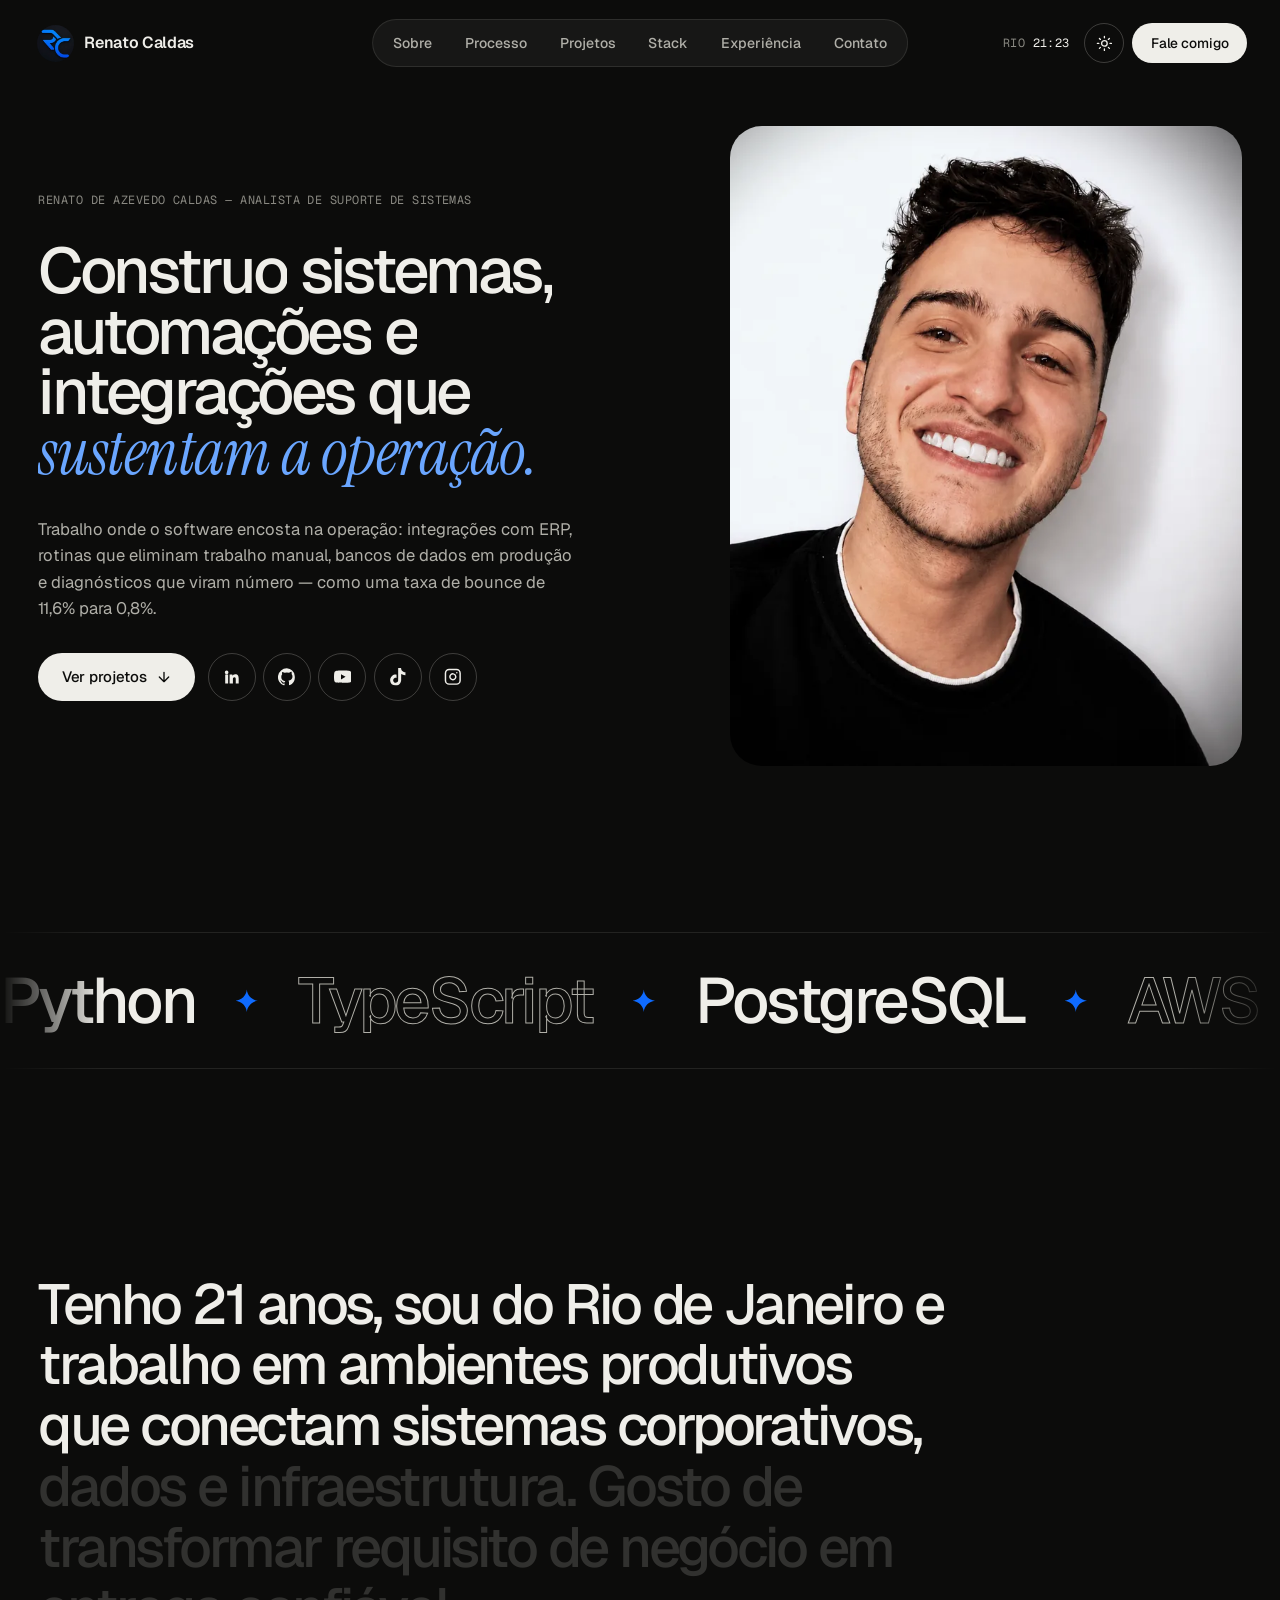
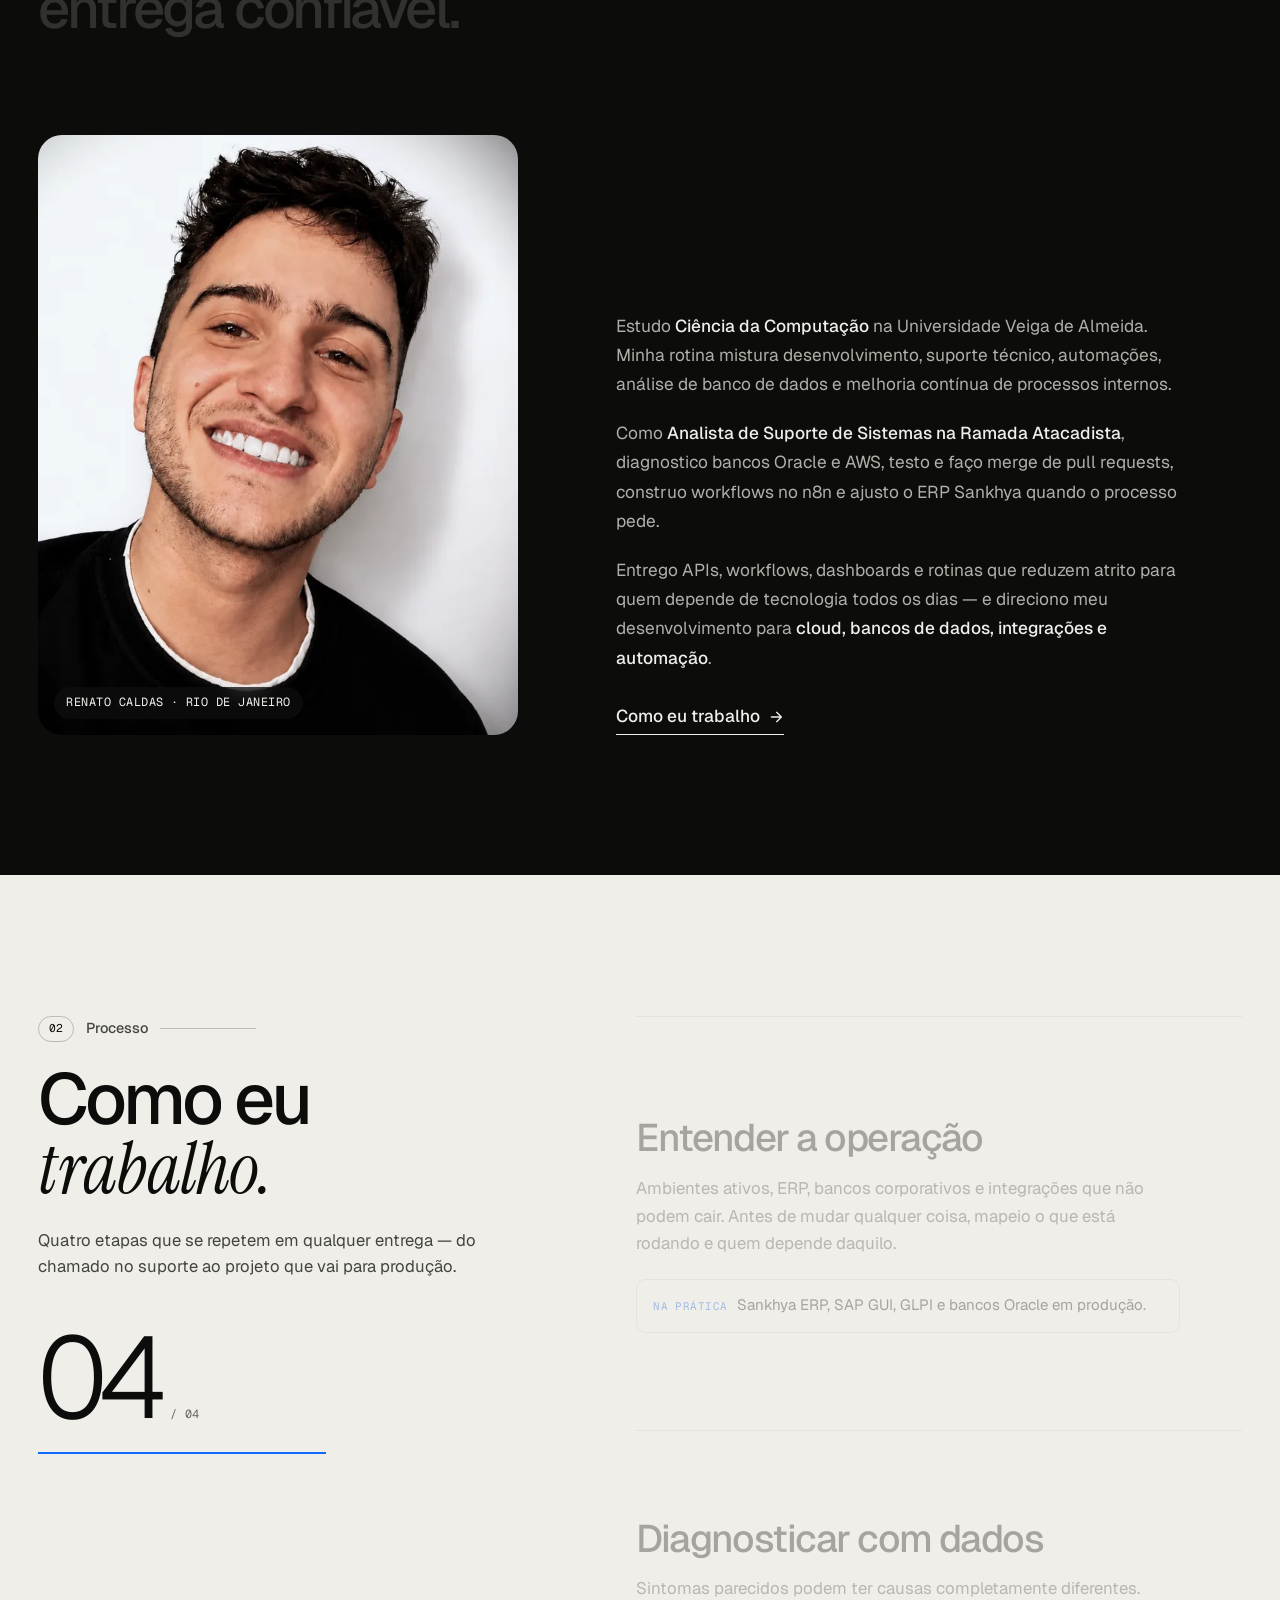
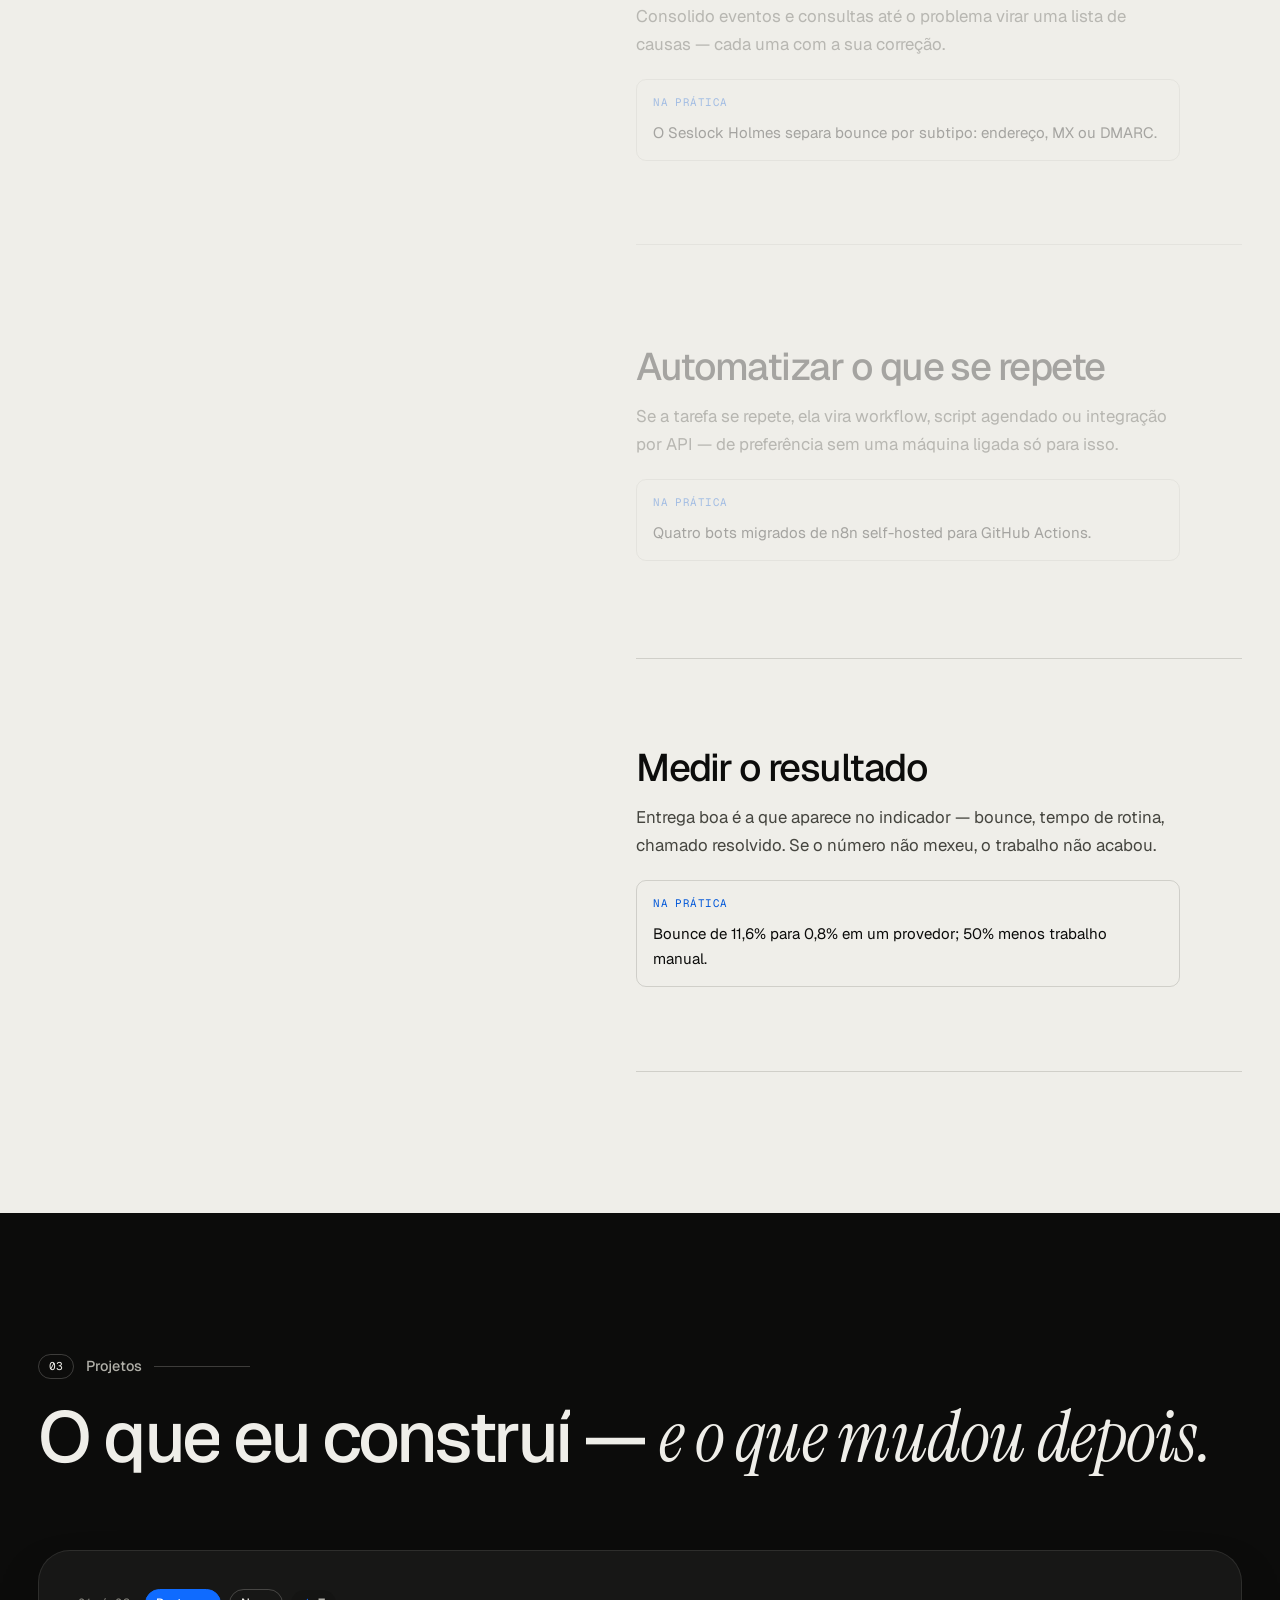
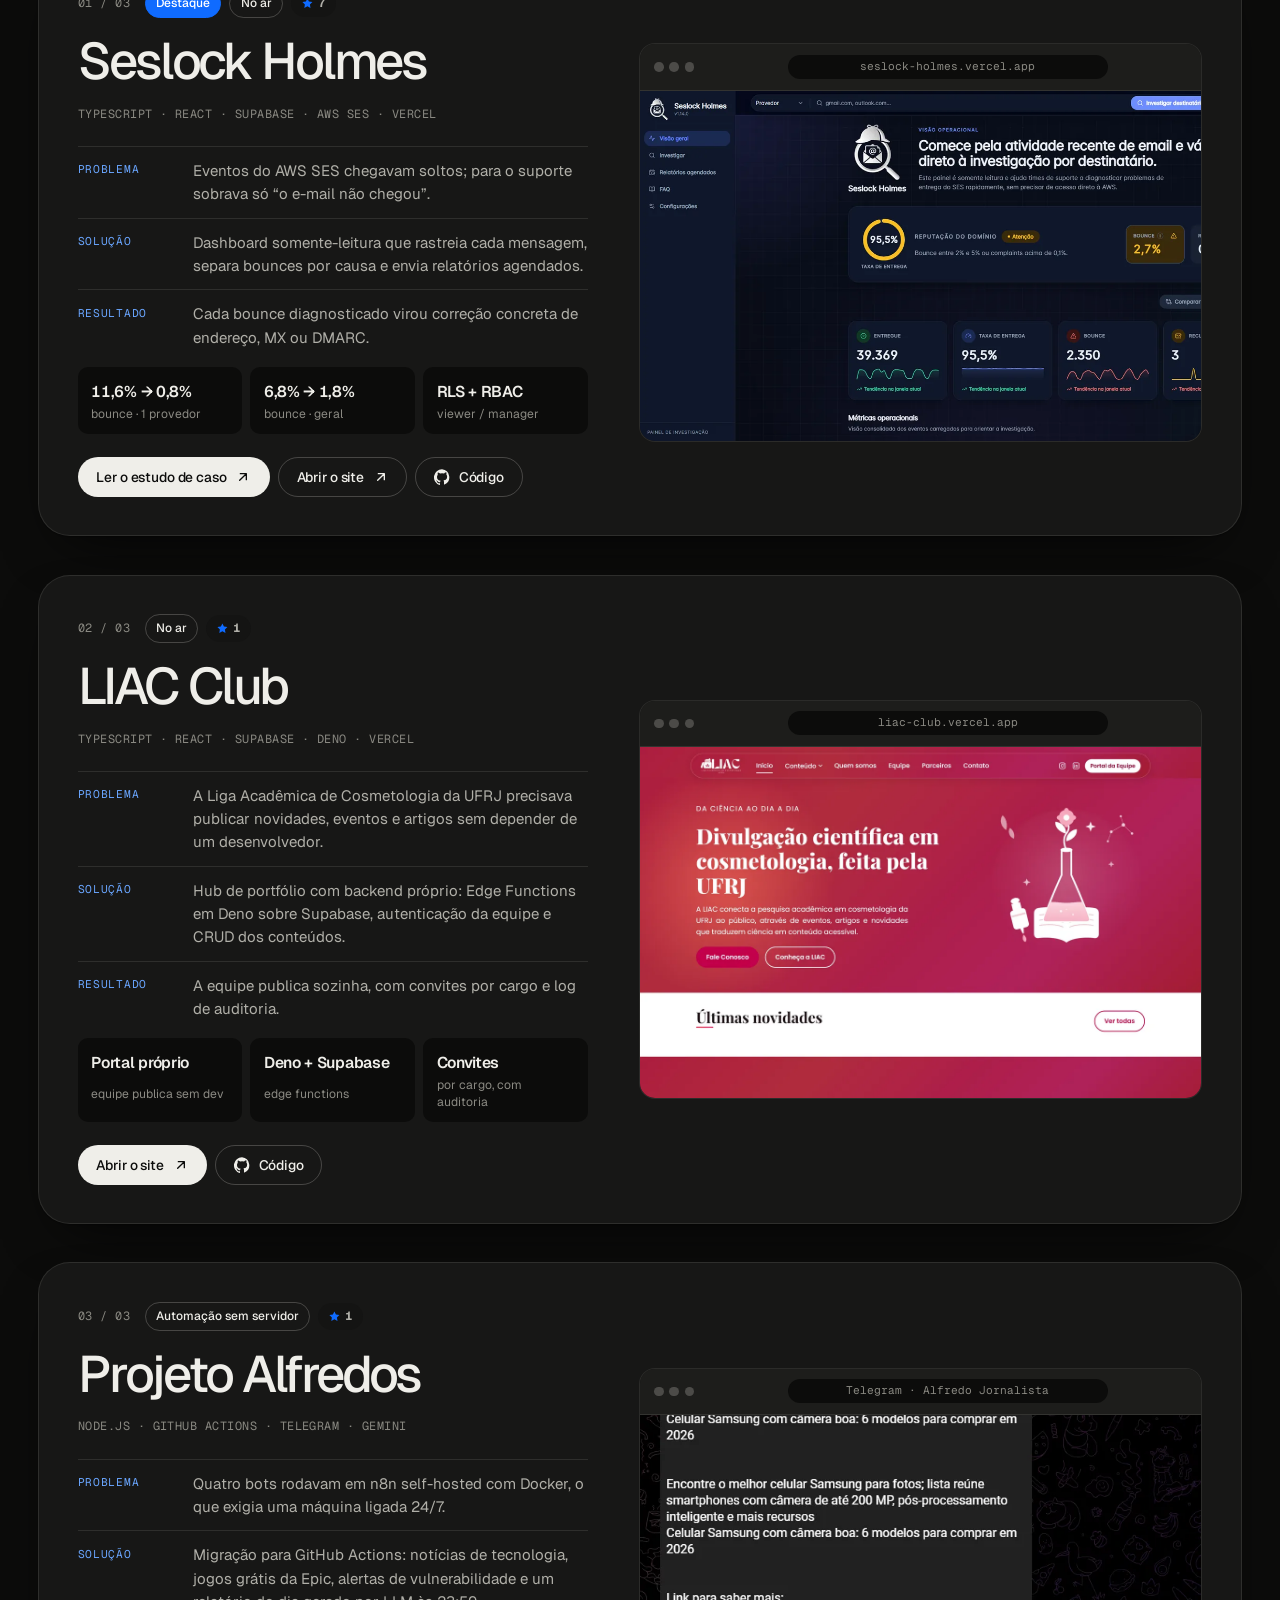
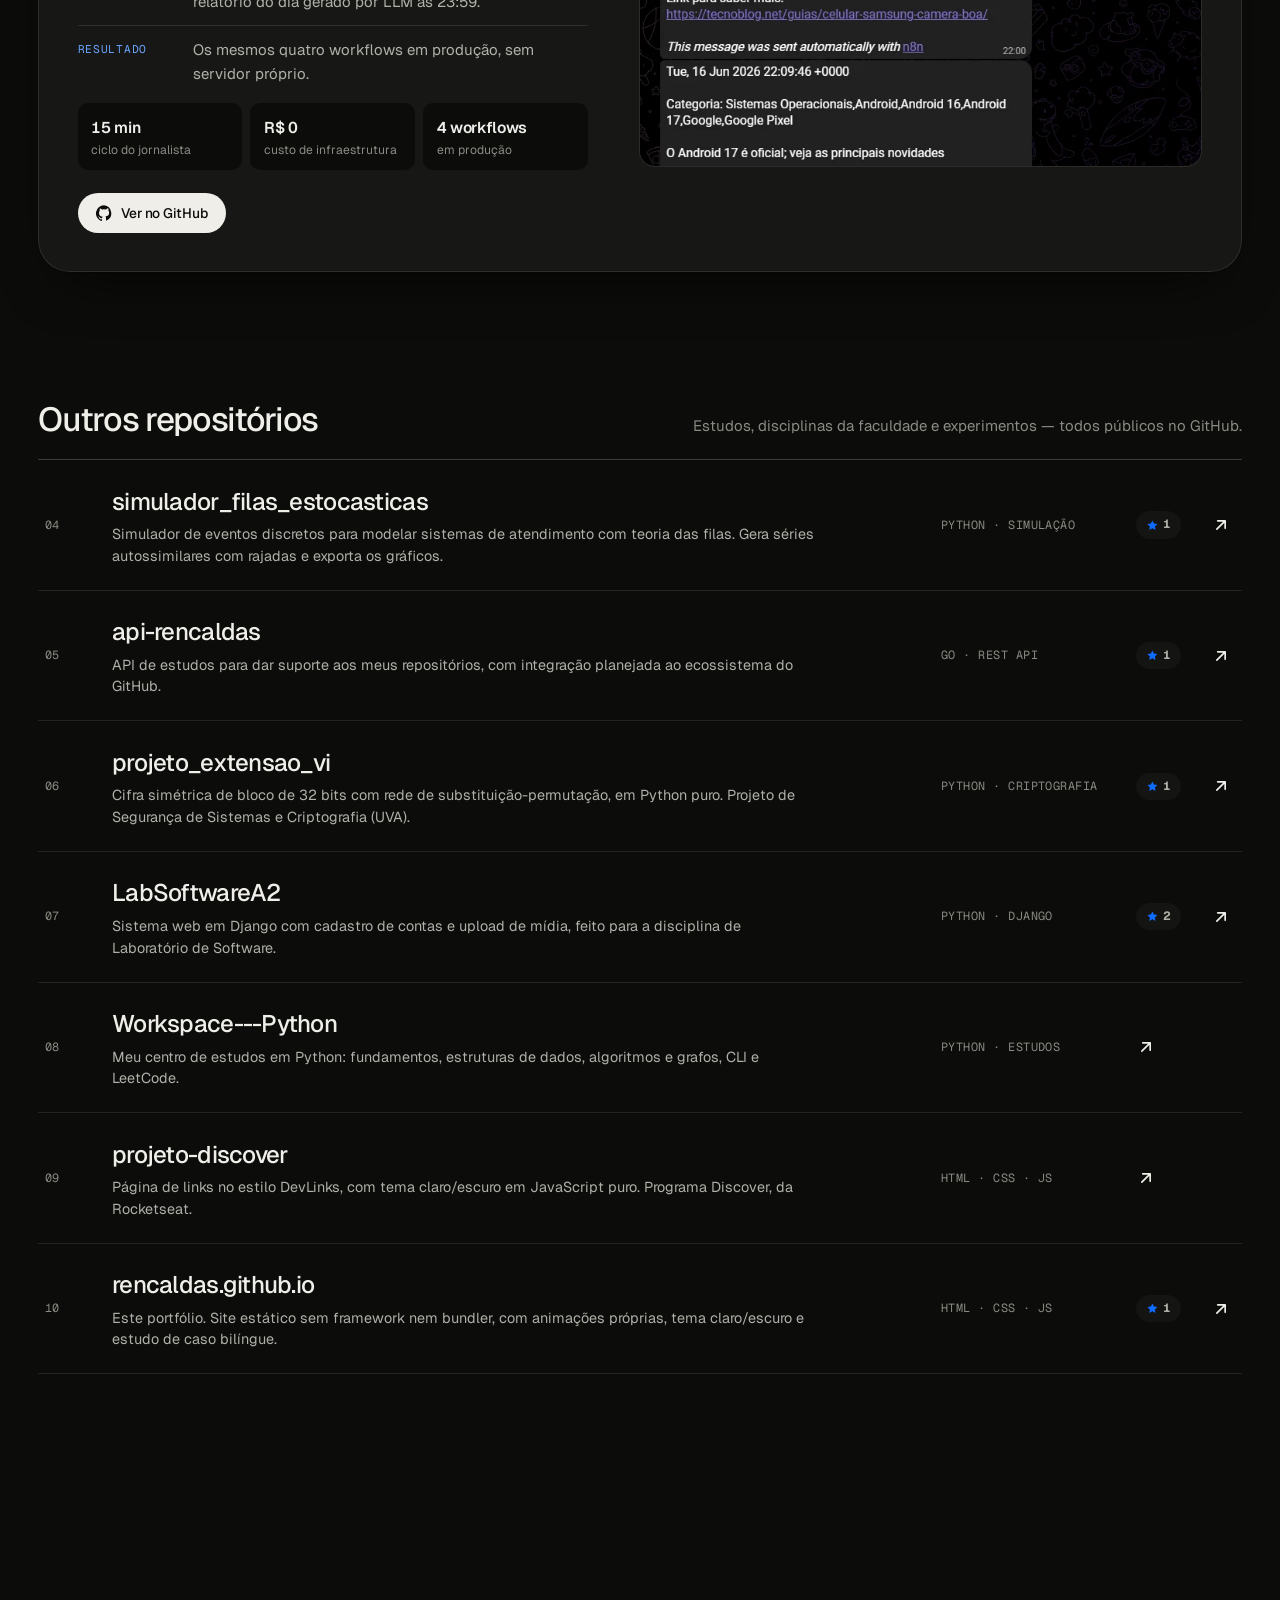
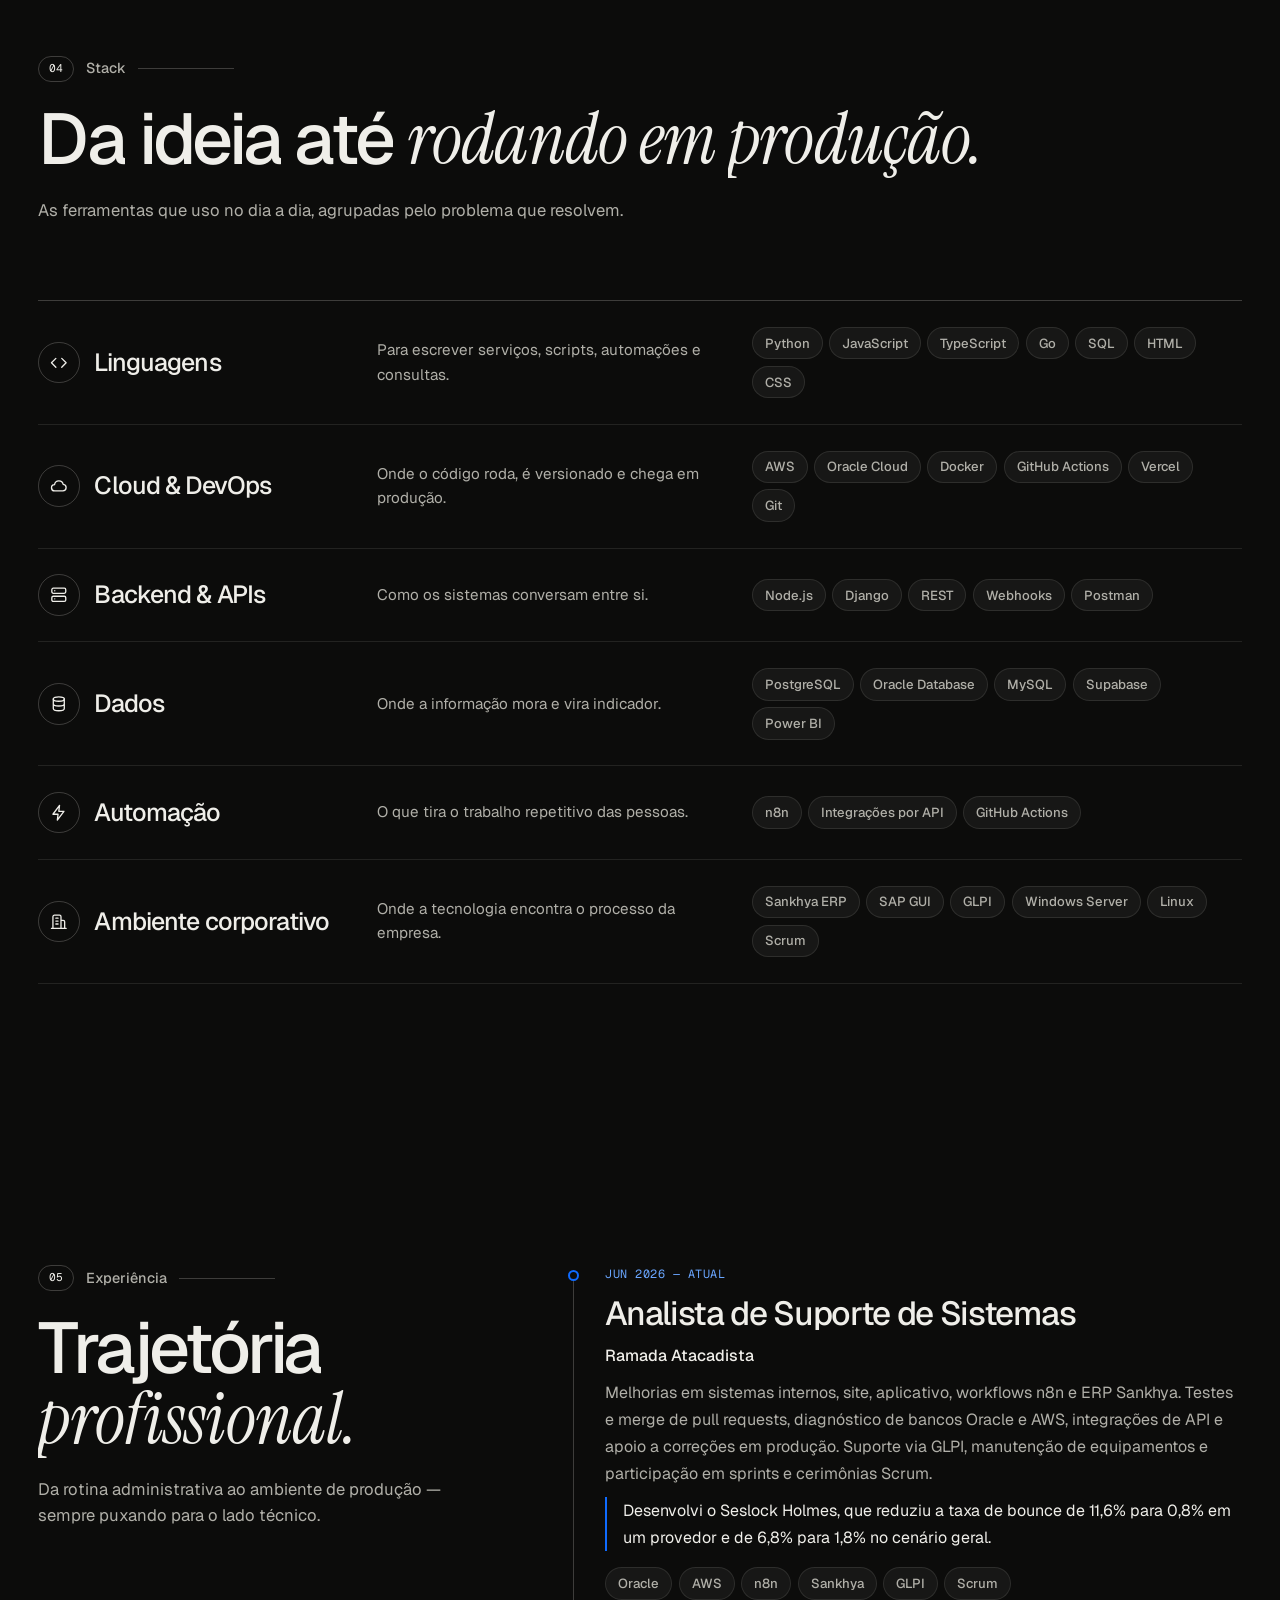
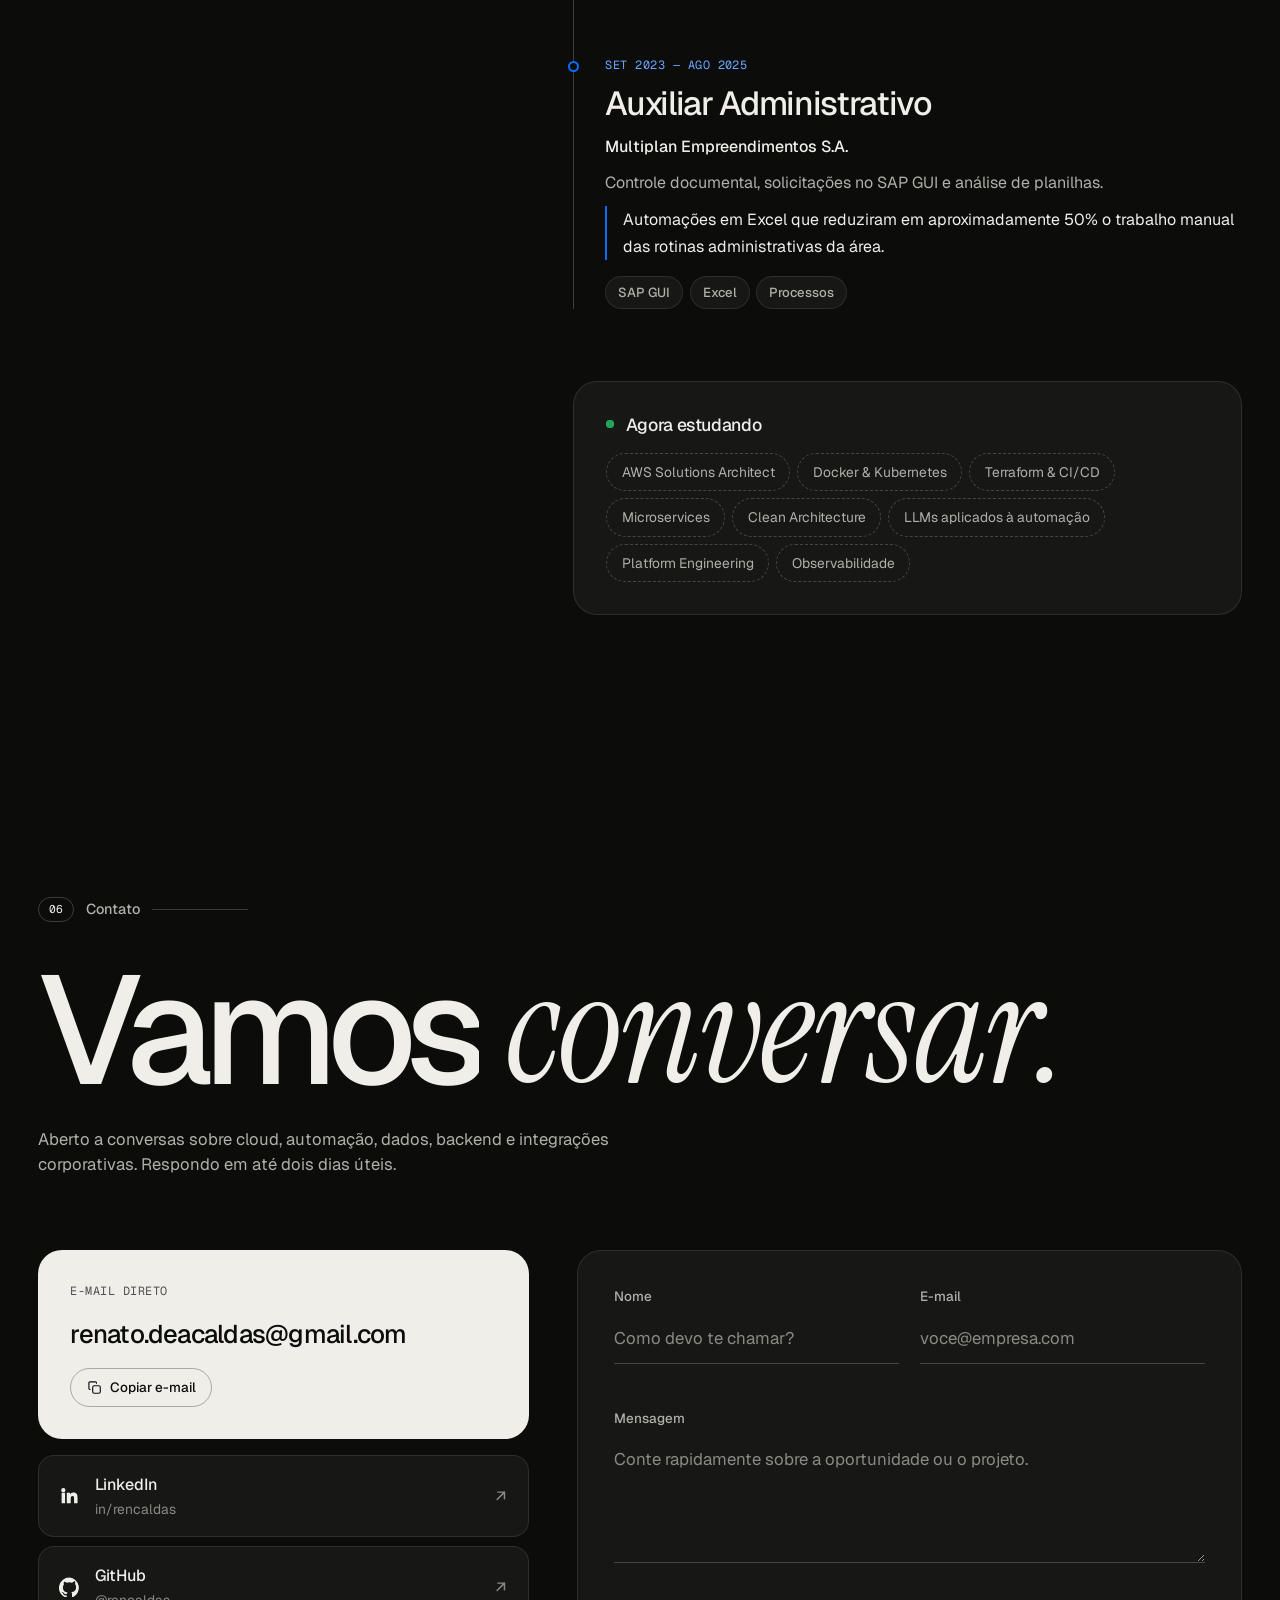
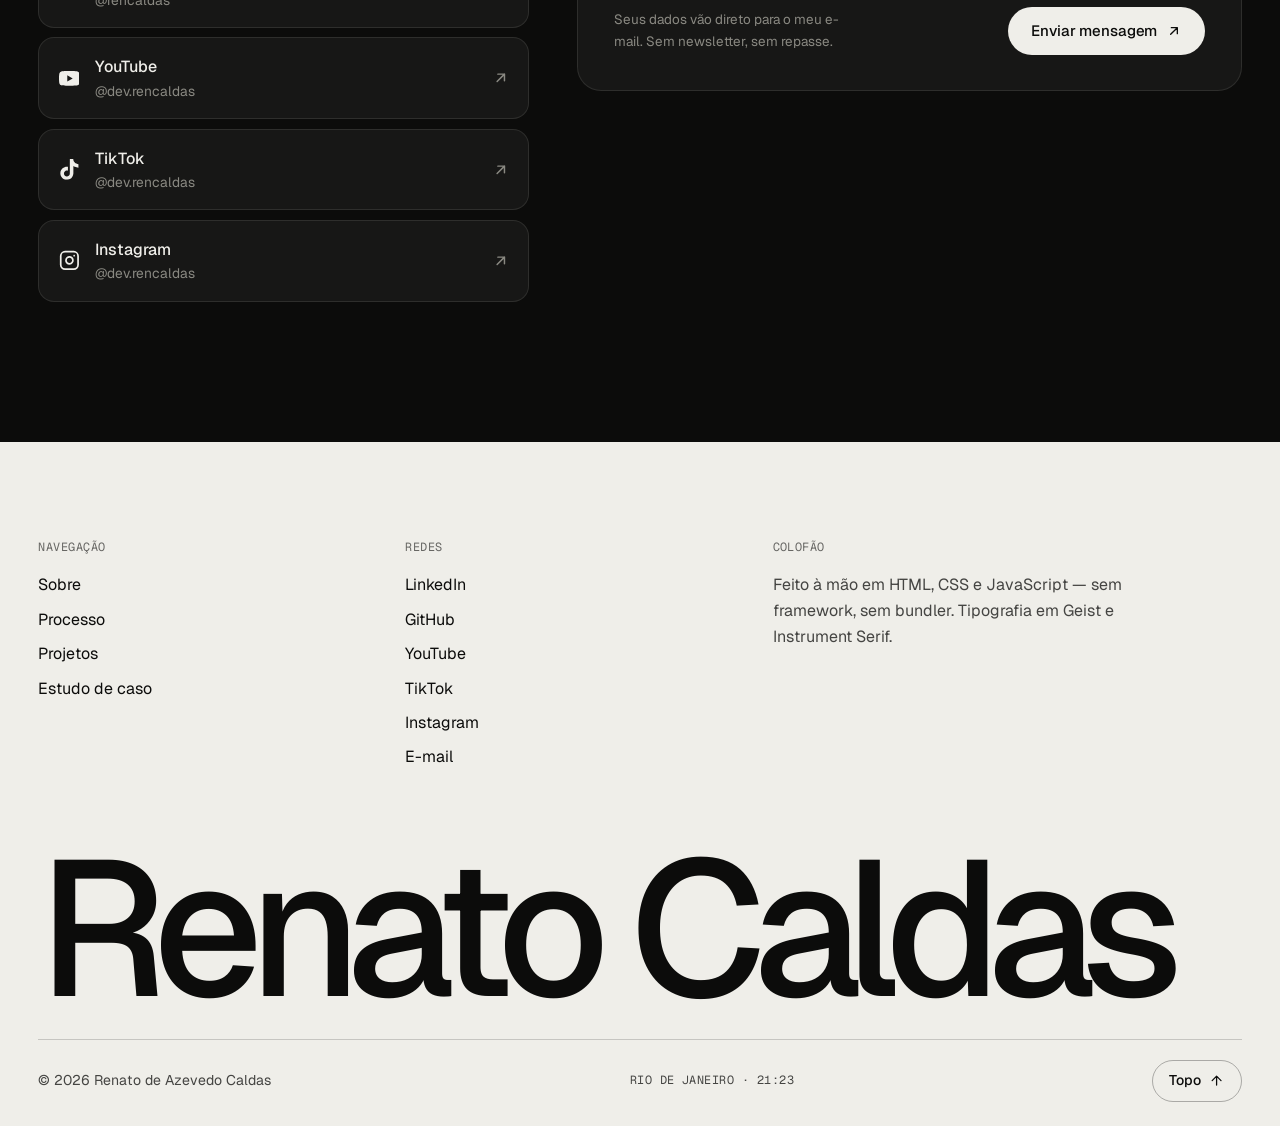
<file: index.html>
<!doctype html>
<html lang="pt-BR" data-theme="dark">
  <head>
    <meta charset="utf-8" />
    <meta name="viewport" content="width=device-width, initial-scale=1, viewport-fit=cover" />
    <title>Renato de Azevedo Caldas | Cloud, Automação e Integrações</title>
    <meta
      name="description"
      content="Analista de Suporte de Sistemas focado em cloud, automação, backend, bancos de dados e integrações empresariais. Portfólio de projetos, experiência e resultados."
    />
    <meta name="author" content="Renato de Azevedo Caldas" />
    <meta name="theme-color" content="#0c0c0b" />
    <link rel="canonical" href="https://rencaldas.github.io/" />

    <meta property="og:type" content="website" />
    <meta property="og:url" content="https://rencaldas.github.io/" />
    <meta property="og:title" content="Renato de Azevedo Caldas | Cloud, Automação e Integrações" />
    <meta
      property="og:description"
      content="Sistemas, automações e integrações que reduzem trabalho manual e melhoram operações reais."
    />
    <meta property="og:image" content="https://rencaldas.github.io/assets/img/og-cover.png" />
    <meta property="og:locale" content="pt_BR" />
    <meta name="twitter:card" content="summary_large_image" />

    <script>
      (() => {
        const root = document.documentElement;
        root.classList.add("js");
        try {
          const saved = localStorage.getItem("rencaldas-theme");
          root.dataset.theme = saved || "dark"; // escuro é o padrão; o botão salva a escolha
          const calm = window.matchMedia("(prefers-reduced-motion: reduce)").matches;
          if (!calm && !sessionStorage.getItem("rencaldas-intro")) root.classList.add("has-intro");
        } catch {
          root.dataset.theme = "dark";
        }
      })();
    </script>

    <link rel="icon" href="assets/img/favicon.ico" sizes="any" />
    <link rel="apple-touch-icon" href="assets/img/profile.webp" />
    <link rel="preconnect" href="https://fonts.googleapis.com" />
    <link rel="preconnect" href="https://fonts.gstatic.com" crossorigin />
    <link
      href="https://fonts.googleapis.com/css2?family=Geist:wght@300..700&family=Geist+Mono:wght@400;500&family=Instrument+Serif:ital@0;1&display=swap"
      rel="stylesheet"
    />
    <link rel="preload" as="image" href="assets/img/profile.webp" />
    <link rel="stylesheet" href="assets/css/styles.css" />
  </head>

  <body>
    <a class="skip-link" href="#main">Ir para o conteúdo</a>

    <!-- Intro: só na primeira visita da sessão, e nunca com movimento reduzido -->
    <div class="intro" aria-hidden="true" data-intro>
      <div class="intro-inner">
        <p class="intro-name"><span>Renato</span> <span>Caldas</span></p>
        <p class="intro-role">Cloud · Automação · Integrações</p>
      </div>
      <p class="intro-count"><span data-intro-count>0</span>%</p>
    </div>

    <svg width="0" height="0" style="position: absolute" aria-hidden="true" focusable="false">
      <defs>
        <symbol id="i-arrow-ur" viewBox="0 0 24 24" fill="none" stroke="currentColor" stroke-width="2" stroke-linecap="round" stroke-linejoin="round">
          <path d="M7 17 17 7M8 7h9v9" />
        </symbol>
        <symbol id="i-arrow-right" viewBox="0 0 24 24" fill="none" stroke="currentColor" stroke-width="2" stroke-linecap="round" stroke-linejoin="round">
          <path d="M5 12h14M13 5l7 7-7 7" />
        </symbol>
        <symbol id="i-arrow-down" viewBox="0 0 24 24" fill="none" stroke="currentColor" stroke-width="2" stroke-linecap="round" stroke-linejoin="round">
          <path d="M12 5v14M5 12l7 7 7-7" />
        </symbol>
        <symbol id="i-arrow-up" viewBox="0 0 24 24" fill="none" stroke="currentColor" stroke-width="2" stroke-linecap="round" stroke-linejoin="round">
          <path d="M12 19V5M5 12l7-7 7 7" />
        </symbol>
        <symbol id="i-github" viewBox="0 0 24 24" fill="currentColor">
          <path d="M12 .5a12 12 0 0 0-3.8 23.4c.6.1.8-.3.8-.6v-2c-3.3.7-4-1.6-4-1.6-.6-1.4-1.4-1.8-1.4-1.8-1.1-.8.1-.7.1-.7 1.2.1 1.9 1.2 1.9 1.2 1.1 1.9 2.9 1.4 3.6 1 .1-.8.4-1.4.8-1.7-2.7-.3-5.5-1.3-5.5-5.9 0-1.3.5-2.4 1.2-3.2-.1-.3-.5-1.5.1-3.2 0 0 1-.3 3.3 1.2a11.5 11.5 0 0 1 6 0C17.4 4.7 18.4 5 18.4 5c.6 1.7.2 2.9.1 3.2.8.8 1.2 1.9 1.2 3.2 0 4.6-2.8 5.6-5.5 5.9.4.4.8 1.1.8 2.2v3.3c0 .3.2.7.8.6A12 12 0 0 0 12 .5Z" />
        </symbol>
        <symbol id="i-linkedin" viewBox="0 0 24 24" fill="currentColor">
          <path d="M4.98 3.5a2.5 2.5 0 1 1 0 5 2.5 2.5 0 0 1 0-5ZM3 9h4v12H3zM9 9h3.8v1.7h.05c.53-1 1.83-2.05 3.77-2.05 4.03 0 4.78 2.65 4.78 6.1V21h-4v-5.4c0-1.3-.02-2.96-1.8-2.96-1.8 0-2.08 1.4-2.08 2.86V21H9z" />
        </symbol>
        <symbol id="i-youtube" viewBox="0 0 24 24" fill="currentColor">
          <path d="M23.498 6.186a3.016 3.016 0 0 0-2.122-2.136C19.505 3.545 12 3.545 12 3.545s-7.505 0-9.377.505A3.017 3.017 0 0 0 .502 6.186C0 8.07 0 12 0 12s0 3.93.502 5.814a3.016 3.016 0 0 0 2.122 2.136c1.871.505 9.376.505 9.376.505s7.505 0 9.377-.505a3.015 3.015 0 0 0 2.122-2.136C24 15.93 24 12 24 12s0-3.93-.502-5.814zM9.545 15.568V8.432L15.818 12l-6.273 3.568z" />
        </symbol>
        <symbol id="i-tiktok" viewBox="0 0 24 24" fill="currentColor">
          <path d="M12.525.02c1.31-.02 2.61-.01 3.91-.02.08 1.53.63 3.09 1.75 4.17 1.12 1.11 2.7 1.62 4.24 1.79v4.03c-1.44-.05-2.89-.35-4.2-.97-.57-.26-1.1-.59-1.62-.93-.01 2.92.01 5.84-.02 8.75-.08 1.4-.54 2.79-1.35 3.94-1.31 1.92-3.58 3.17-5.91 3.21-1.43.08-2.86-.31-4.08-1.03-2.02-1.19-3.44-3.37-3.65-5.71-.02-.5-.03-1-.01-1.49.18-1.9 1.12-3.72 2.58-4.96 1.66-1.44 3.98-2.13 6.15-1.72.02 1.48-.04 2.96-.04 4.44-.99-.32-2.15-.23-3.02.37-.63.41-1.11 1.04-1.36 1.75-.21.51-.15 1.07-.14 1.61.24 1.64 1.82 3.02 3.5 2.87 1.12-.01 2.19-.66 2.77-1.61.19-.33.4-.67.41-1.06.1-1.79.06-3.57.07-5.36.01-4.03-.01-8.05.02-12.07z" />
        </symbol>
        <symbol id="i-instagram" viewBox="0 0 24 24" fill="none" stroke="currentColor" stroke-width="2" stroke-linecap="round" stroke-linejoin="round">
          <rect x="2" y="2" width="20" height="20" rx="5" />
          <path d="M16 11.37A4 4 0 1 1 12.63 8 4 4 0 0 1 16 11.37z" />
          <path d="M17.5 6.5h.01" />
        </symbol>
        <symbol id="i-mail" viewBox="0 0 24 24" fill="none" stroke="currentColor" stroke-width="1.8" stroke-linecap="round" stroke-linejoin="round">
          <rect x="2.5" y="4.5" width="19" height="15" rx="2.5" />
          <path d="m3 7 9 6 9-6" />
        </symbol>
        <symbol id="i-copy" viewBox="0 0 24 24" fill="none" stroke="currentColor" stroke-width="1.8" stroke-linecap="round" stroke-linejoin="round">
          <rect x="9" y="9" width="12" height="12" rx="2.5" />
          <path d="M5 15H4.5A1.5 1.5 0 0 1 3 13.5v-9A1.5 1.5 0 0 1 4.5 3h9A1.5 1.5 0 0 1 15 4.5V5" />
        </symbol>
        <symbol id="i-check" viewBox="0 0 24 24" fill="none" stroke="currentColor" stroke-width="2" stroke-linecap="round" stroke-linejoin="round">
          <path d="m5 12.5 4.5 4.5L19 7" />
        </symbol>
        <symbol id="i-sun" viewBox="0 0 24 24" fill="none" stroke="currentColor" stroke-width="1.9" stroke-linecap="round">
          <circle cx="12" cy="12" r="4" />
          <path d="M12 2v2m0 16v2M2 12h2m16 0h2M4.9 4.9l1.4 1.4m11.4 11.4 1.4 1.4M19.1 4.9l-1.4 1.4M6.3 17.7l-1.4 1.4" />
        </symbol>
        <symbol id="i-moon" viewBox="0 0 24 24" fill="none" stroke="currentColor" stroke-width="1.9" stroke-linecap="round" stroke-linejoin="round">
          <path d="M20.5 14.4A8.5 8.5 0 0 1 9.6 3.5a8.5 8.5 0 1 0 10.9 10.9Z" />
        </symbol>
        <symbol id="i-spark" viewBox="0 0 24 24" fill="currentColor">
          <path d="M12 1.5c.5 5.6 4.9 10 10.5 10.5-5.6.5-10 4.9-10.5 10.5C11.5 16.9 7.1 12.5 1.5 12 7.1 11.5 11.5 7.1 12 1.5Z" />
        </symbol>
        <symbol id="i-code" viewBox="0 0 24 24" fill="none" stroke="currentColor" stroke-width="1.8" stroke-linecap="round" stroke-linejoin="round">
          <path d="m8 6-6 6 6 6M16 6l6 6-6 6" />
        </symbol>
        <symbol id="i-cloud" viewBox="0 0 24 24" fill="none" stroke="currentColor" stroke-width="1.8" stroke-linecap="round" stroke-linejoin="round">
          <path d="M17.5 19a4.5 4.5 0 0 0 .5-8.97A6 6 0 0 0 6.2 10.4 3.8 3.8 0 0 0 6.5 19z" />
        </symbol>
        <symbol id="i-database" viewBox="0 0 24 24" fill="none" stroke="currentColor" stroke-width="1.8" stroke-linecap="round" stroke-linejoin="round">
          <ellipse cx="12" cy="5.5" rx="7.5" ry="3" />
          <path d="M4.5 5.5v13c0 1.66 3.36 3 7.5 3s7.5-1.34 7.5-3v-13M4.5 12c0 1.66 3.36 3 7.5 3s7.5-1.34 7.5-3" />
        </symbol>
        <symbol id="i-zap" viewBox="0 0 24 24" fill="none" stroke="currentColor" stroke-width="1.8" stroke-linecap="round" stroke-linejoin="round">
          <path d="M13 2 4 14h7l-1 8 9-12h-7z" />
        </symbol>
        <symbol id="i-server" viewBox="0 0 24 24" fill="none" stroke="currentColor" stroke-width="1.8" stroke-linecap="round" stroke-linejoin="round">
          <rect x="2.5" y="3" width="19" height="7" rx="2" />
          <rect x="2.5" y="14" width="19" height="7" rx="2" />
          <path d="M6.5 6.5h.01M6.5 17.5h.01" />
        </symbol>
        <symbol id="i-building" viewBox="0 0 24 24" fill="none" stroke="currentColor" stroke-width="1.8" stroke-linecap="round" stroke-linejoin="round">
          <path d="M4 21V5a2 2 0 0 1 2-2h7a2 2 0 0 1 2 2v16M15 10h3a2 2 0 0 1 2 2v9M2 21h20M8 7h3M8 11h3M8 15h3" />
        </symbol>
        <symbol id="i-star" viewBox="0 0 24 24" fill="currentColor">
          <path d="m12 2.6 2.9 5.9 6.5.95-4.7 4.58 1.11 6.47L12 17.45l-5.81 3.05 1.11-6.47-4.7-4.58 6.5-.95z" />
        </symbol>
      </defs>
    </svg>

    <header class="header" data-header>
      <div class="header-inner">
        <a class="brand" href="#top" aria-label="Início — Renato de Azevedo Caldas">
          <span class="brand-mark"><img src="assets/img/logo.webp" alt="" width="40" height="40" /></span>
          <span class="brand-text">Renato Caldas</span>
        </a>

        <nav class="nav" data-nav aria-label="Navegação principal">
          <span class="nav-pill" aria-hidden="true" data-nav-pill></span>
          <a class="nav-link" href="#sobre">Sobre</a>
          <a class="nav-link" href="#processo">Processo</a>
          <a class="nav-link" href="#projetos">Projetos</a>
          <a class="nav-link" href="#stack">Stack</a>
          <a class="nav-link" href="#experiencia">Experiência</a>
          <a class="nav-link" href="#contato">Contato</a>
        </nav>

        <div class="header-actions">
          <p class="header-clock mono" aria-label="Horário local no Rio de Janeiro">
            RIO <span data-clock>--:--</span>
          </p>
          <button class="icon-btn theme-toggle" type="button" data-theme-toggle aria-label="Alternar tema">
            <svg class="icon-sun" aria-hidden="true"><use href="#i-sun" /></svg>
            <svg class="icon-moon" aria-hidden="true"><use href="#i-moon" /></svg>
          </button>
          <a class="btn btn-primary btn-sm header-cta" href="#contato" data-magnetic>
            <span class="btn-label">Fale comigo</span>
          </a>
          <button
            class="nav-toggle"
            type="button"
            data-nav-toggle
            aria-expanded="false"
            aria-controls="menu-panel"
            aria-label="Abrir menu"
          >
            <span></span><span></span>
          </button>
        </div>
      </div>
      <div class="scroll-progress" data-progress></div>
    </header>

    <!-- Menu de tela cheia (mobile e tablet) -->
    <div class="menu-panel" id="menu-panel" data-menu>
      <nav class="menu-links" aria-label="Menu">
        <a href="#sobre"><span class="mono">01</span>Sobre</a>
        <a href="#processo"><span class="mono">02</span>Processo</a>
        <a href="#projetos"><span class="mono">03</span>Projetos</a>
        <a href="#stack"><span class="mono">04</span>Stack</a>
        <a href="#experiencia"><span class="mono">05</span>Experiência</a>
        <a href="#contato"><span class="mono">06</span>Contato</a>
      </nav>
      <div class="menu-foot">
        <a href="https://www.linkedin.com/in/rencaldas/" target="_blank" rel="noreferrer">LinkedIn</a>
        <a href="https://github.com/rencaldas" target="_blank" rel="noreferrer">GitHub</a>
        <a href="https://www.youtube.com/@dev.rencaldas" target="_blank" rel="noreferrer">YouTube</a>
        <a href="https://www.tiktok.com/@dev.rencaldas" target="_blank" rel="noreferrer">TikTok</a>
        <a href="https://www.instagram.com/dev.rencaldas/" target="_blank" rel="noreferrer">Instagram</a>
        <a href="mailto:renato.deacaldas@gmail.com">E-mail</a>
      </div>
    </div>

    <main id="main">
      <!-- ============================================================ Hero -->
      <section class="hero" id="top" data-hero>
        <div class="shell hero-inner">
          <div class="hero-copy">
            <p class="hero-kicker mono" data-reveal>Renato de Azevedo Caldas — Analista de Suporte de Sistemas</p>

            <h1 class="hero-title" data-split>
              Construo sistemas, automações e integrações que <em>sustentam a operação.</em>
            </h1>

            <p class="hero-lead" data-reveal style="--delay: 500ms">
              Trabalho onde o software encosta na operação: integrações com ERP, rotinas que eliminam trabalho manual,
              bancos de dados em produção e diagnósticos que viram número — como uma taxa de bounce de 11,6% para 0,8%.
            </p>

            <div class="hero-actions" data-reveal style="--delay: 620ms">
              <a class="btn btn-primary" href="#projetos" data-magnetic>
                <span class="btn-label">Ver projetos</span>
                <svg aria-hidden="true"><use href="#i-arrow-down" /></svg>
              </a>
              <ul class="social-row" aria-label="Redes sociais">
                <li>
                  <a class="icon-btn social-btn" href="https://www.linkedin.com/in/rencaldas/" target="_blank" rel="noreferrer" aria-label="LinkedIn">
                    <svg aria-hidden="true"><use href="#i-linkedin" /></svg>
                  </a>
                </li>
                <li>
                  <a class="icon-btn social-btn" href="https://github.com/rencaldas" target="_blank" rel="noreferrer" aria-label="GitHub">
                    <svg aria-hidden="true"><use href="#i-github" /></svg>
                  </a>
                </li>
                <li>
                  <a class="icon-btn social-btn" href="https://www.youtube.com/@dev.rencaldas" target="_blank" rel="noreferrer" aria-label="YouTube">
                    <svg aria-hidden="true"><use href="#i-youtube" /></svg>
                  </a>
                </li>
                <li>
                  <a class="icon-btn social-btn" href="https://www.tiktok.com/@dev.rencaldas" target="_blank" rel="noreferrer" aria-label="TikTok">
                    <svg aria-hidden="true"><use href="#i-tiktok" /></svg>
                  </a>
                </li>
                <li>
                  <a class="icon-btn social-btn" href="https://www.instagram.com/dev.rencaldas/" target="_blank" rel="noreferrer" aria-label="Instagram">
                    <svg aria-hidden="true"><use href="#i-instagram" /></svg>
                  </a>
                </li>
              </ul>
            </div>
          </div>

          <figure class="hero-portrait" data-clip style="--delay: 200ms">
            <img
              src="assets/img/profile.webp"
              alt="Retrato de Renato de Azevedo Caldas"
              width="720"
              height="900"
              fetchpriority="high"
            />
          </figure>
        </div>

        <div class="shell">
          <dl class="hero-meta" data-reveal style="--delay: 760ms">
            <div>
              <dt>Atualmente</dt>
              <dd>Ramada Atacadista</dd>
            </div>
            <div>
              <dt>Formação</dt>
              <dd>Ciência da Computação · 2027</dd>
            </div>
            <div>
              <dt>Foco</dt>
              <dd>Cloud, dados e integrações</dd>
            </div>
            <div class="hero-scroll" aria-hidden="true">
              <dt>Role</dt>
              <dd><span class="scroll-line"></span></dd>
            </div>
          </dl>
        </div>
      </section>

      <!-- ========================================================= Marquee -->
      <div class="marquee" aria-hidden="true">
        <div class="marquee-track" data-marquee>
          <span>Python</span><svg><use href="#i-spark" /></svg>
          <span class="is-outline">TypeScript</span><svg><use href="#i-spark" /></svg>
          <span>PostgreSQL</span><svg><use href="#i-spark" /></svg>
          <span class="is-outline">AWS</span><svg><use href="#i-spark" /></svg>
          <span>Oracle</span><svg><use href="#i-spark" /></svg>
          <span class="is-outline">Docker</span><svg><use href="#i-spark" /></svg>
          <span>n8n</span><svg><use href="#i-spark" /></svg>
          <span class="is-outline">Supabase</span><svg><use href="#i-spark" /></svg>
          <span>GitHub Actions</span><svg><use href="#i-spark" /></svg>
          <span class="is-outline">Sankhya ERP</span><svg><use href="#i-spark" /></svg>
        </div>
      </div>

      <!-- =========================================================== Sobre -->
      <section class="section" id="sobre">
        <div class="shell">
          <p class="section-label" data-reveal><span class="mono">01</span>Sobre</p>

          <p class="statement" data-highlight>
            Tenho 21 anos, sou do Rio de Janeiro e trabalho em ambientes produtivos que conectam sistemas corporativos,
            dados e infraestrutura. Gosto de transformar requisito de negócio em entrega confiável.
          </p>

          <div class="about-grid">
            <figure class="about-portrait" data-clip>
              <img
                src="assets/img/profile.webp"
                alt="Retrato de Renato de Azevedo Caldas"
                width="720"
                height="900"
                loading="lazy"
                decoding="async"
                data-parallax-img
              />
              <figcaption class="mono">Renato Caldas · Rio de Janeiro</figcaption>
            </figure>

            <div class="prose" data-reveal style="--delay: 100ms">
              <p>
                Estudo <strong>Ciência da Computação</strong> na Universidade Veiga de Almeida. Minha rotina mistura
                desenvolvimento, suporte técnico, automações, análise de banco de dados e melhoria contínua de processos
                internos.
              </p>
              <p>
                Como <strong>Analista de Suporte de Sistemas na Ramada Atacadista</strong>, diagnostico bancos Oracle e
                AWS, testo e faço merge de pull requests, construo workflows no n8n e ajusto o ERP Sankhya quando o
                processo pede.
              </p>
              <p>
                Entrego APIs, workflows, dashboards e rotinas que reduzem atrito para quem depende de tecnologia todos
                os dias — e direciono meu desenvolvimento para <strong>cloud, bancos de dados, integrações e
                automação</strong>.
              </p>
              <a class="link-arrow" href="#processo">
                Como eu trabalho <svg aria-hidden="true"><use href="#i-arrow-right" /></svg>
              </a>
            </div>
          </div>
        </div>
      </section>

      <!-- ======================================================== Processo -->
      <section class="section process" id="processo" data-process>
        <div class="shell process-grid">
          <div class="process-aside">
            <p class="section-label" data-reveal><span class="mono">02</span>Processo</p>
            <h2 data-split>Como eu <em>trabalho.</em></h2>
            <p class="lead" data-reveal style="--delay: 120ms">
              Quatro etapas que se repetem em qualquer entrega — do chamado no suporte ao projeto que vai para produção.
            </p>
            <div class="process-counter" aria-hidden="true">
              <span class="process-num" data-process-num>01</span>
              <span class="process-total mono">/ 04</span>
            </div>
            <div class="process-bar" aria-hidden="true"><span data-process-bar></span></div>
          </div>

          <ol class="process-steps">
            <li class="process-step" data-step>
              <h3>Entender a operação</h3>
              <p>
                Ambientes ativos, ERP, bancos corporativos e integrações que não podem cair. Antes de mudar qualquer
                coisa, mapeio o que está rodando e quem depende daquilo.
              </p>
              <p class="step-proof"><span class="mono">Na prática</span> Sankhya ERP, SAP GUI, GLPI e bancos Oracle em produção.</p>
            </li>
            <li class="process-step" data-step>
              <h3>Diagnosticar com dados</h3>
              <p>
                Sintomas parecidos podem ter causas completamente diferentes. Consolido eventos e consultas até o
                problema virar uma lista de causas — cada uma com a sua correção.
              </p>
              <p class="step-proof"><span class="mono">Na prática</span> O Seslock Holmes separa bounce por subtipo: endereço, MX ou DMARC.</p>
            </li>
            <li class="process-step" data-step>
              <h3>Automatizar o que se repete</h3>
              <p>
                Se a tarefa se repete, ela vira workflow, script agendado ou integração por API — de preferência sem
                uma máquina ligada só para isso.
              </p>
              <p class="step-proof"><span class="mono">Na prática</span> Quatro bots migrados de n8n self-hosted para GitHub Actions.</p>
            </li>
            <li class="process-step" data-step>
              <h3>Medir o resultado</h3>
              <p>
                Entrega boa é a que aparece no indicador — bounce, tempo de rotina, chamado resolvido. Se o número não
                mexeu, o trabalho não acabou.
              </p>
              <p class="step-proof"><span class="mono">Na prática</span> Bounce de 11,6% para 0,8% em um provedor; 50% menos trabalho manual.</p>
            </li>
          </ol>
        </div>
      </section>

      <!-- ======================================================== Projetos -->
      <section class="section" id="projetos">
        <div class="shell">
          <div class="section-intro">
            <p class="section-label" data-reveal><span class="mono">03</span>Projetos</p>
            <h2 data-split>O que eu construí — <em>e o que mudou depois.</em></h2>
          </div>

          <div class="work-stack" data-stack>
            <!-- Seslock Holmes -->
            <article class="work-card" data-stack-card style="--i: 0">
              <div class="work-copy">
                <div class="work-top">
                  <span class="mono work-index">01 / 03</span>
                  <span class="flag is-accent">Destaque</span>
                  <span class="flag">No ar</span>
                  <span class="stars" data-stars="seslock-holmes">
                    <svg aria-hidden="true"><use href="#i-star" /></svg>
                    <b>7</b>
                    <span class="sr-only">estrelas no GitHub</span>
                  </span>
                </div>
                <h3 class="work-title">Seslock Holmes</h3>
                <p class="work-tech mono">TypeScript · React · Supabase · AWS SES · Vercel</p>

                <dl class="work-story">
                  <div>
                    <dt>Problema</dt>
                    <dd>Eventos do AWS SES chegavam soltos; para o suporte sobrava só “o e-mail não chegou”.</dd>
                  </div>
                  <div>
                    <dt>Solução</dt>
                    <dd>
                      Dashboard somente-leitura que rastreia cada mensagem, separa bounces por causa e envia relatórios
                      agendados.
                    </dd>
                  </div>
                  <div>
                    <dt>Resultado</dt>
                    <dd>Cada bounce diagnosticado virou correção concreta de endereço, MX ou DMARC.</dd>
                  </div>
                </dl>

                <div class="work-metrics">
                  <div><b>11,6% → 0,8%</b><span>bounce · 1 provedor</span></div>
                  <div><b>6,8% → 1,8%</b><span>bounce · geral</span></div>
                  <div><b>RLS + RBAC</b><span>viewer / manager</span></div>
                </div>

                <div class="work-actions">
                  <a class="btn btn-primary btn-sm" href="seslock-holmes/" data-magnetic>
                    <span class="btn-label">Ler o estudo de caso</span>
                    <svg aria-hidden="true"><use href="#i-arrow-ur" /></svg>
                  </a>
                  <a class="btn btn-ghost btn-sm" href="https://seslock-holmes.vercel.app" target="_blank" rel="noreferrer">
                    <span class="btn-label">Abrir o site</span>
                    <svg aria-hidden="true"><use href="#i-arrow-ur" /></svg>
                  </a>
                  <a class="btn btn-ghost btn-sm" href="https://github.com/rencaldas/seslock-holmes" target="_blank" rel="noreferrer">
                    <svg aria-hidden="true"><use href="#i-github" /></svg>
                    <span class="btn-label">Código</span>
                  </a>
                </div>
              </div>

              <a class="work-media" href="seslock-holmes/" tabindex="-1" aria-hidden="true">
                <figure class="browser">
                  <div class="browser-bar">
                    <div class="browser-dots"><i></i><i></i><i></i></div>
                    <div class="browser-url">seslock-holmes.vercel.app</div>
                  </div>
                  <div class="browser-view">
                    <img
                      src="assets/img/projects/seslock.webp"
                      alt="Visão geral do Seslock Holmes: reputação do domínio em 95,5% de taxa de entrega, 2,7% de bounce, e cartões com 39.369 e-mails entregues, 2.350 bounces e 3 reclamações."
                      width="1400"
                      height="669"
                      loading="lazy"
                      decoding="async"
                    />
                  </div>
                </figure>
              </a>
            </article>

            <!-- LIAC Club -->
            <article class="work-card" data-stack-card style="--i: 1">
              <div class="work-copy">
                <div class="work-top">
                  <span class="mono work-index">02 / 03</span>
                  <span class="flag">No ar</span>
                  <span class="stars" data-stars="liac-club">
                    <svg aria-hidden="true"><use href="#i-star" /></svg>
                    <b>1</b>
                    <span class="sr-only">estrelas no GitHub</span>
                  </span>
                </div>
                <h3 class="work-title">LIAC Club</h3>
                <p class="work-tech mono">TypeScript · React · Supabase · Deno · Vercel</p>

                <dl class="work-story">
                  <div>
                    <dt>Problema</dt>
                    <dd>
                      A Liga Acadêmica de Cosmetologia da UFRJ precisava publicar novidades, eventos e artigos sem
                      depender de um desenvolvedor.
                    </dd>
                  </div>
                  <div>
                    <dt>Solução</dt>
                    <dd>
                      Hub de portfólio com backend próprio: Edge Functions em Deno sobre Supabase, autenticação da
                      equipe e CRUD dos conteúdos.
                    </dd>
                  </div>
                  <div>
                    <dt>Resultado</dt>
                    <dd>A equipe publica sozinha, com convites por cargo e log de auditoria.</dd>
                  </div>
                </dl>

                <div class="work-metrics">
                  <div><b>Portal próprio</b><span>equipe publica sem dev</span></div>
                  <div><b>Deno + Supabase</b><span>edge functions</span></div>
                  <div><b>Convites</b><span>por cargo, com auditoria</span></div>
                </div>

                <div class="work-actions">
                  <a class="btn btn-primary btn-sm" href="https://liac-club.vercel.app" target="_blank" rel="noreferrer" data-magnetic>
                    <span class="btn-label">Abrir o site</span>
                    <svg aria-hidden="true"><use href="#i-arrow-ur" /></svg>
                  </a>
                  <a class="btn btn-ghost btn-sm" href="https://github.com/rencaldas/liac-club" target="_blank" rel="noreferrer">
                    <svg aria-hidden="true"><use href="#i-github" /></svg>
                    <span class="btn-label">Código</span>
                  </a>
                </div>
              </div>

              <a class="work-media" href="https://liac-club.vercel.app" target="_blank" rel="noreferrer" tabindex="-1" aria-hidden="true">
                <figure class="browser">
                  <div class="browser-bar">
                    <div class="browser-dots"><i></i><i></i><i></i></div>
                    <div class="browser-url">liac-club.vercel.app</div>
                  </div>
                  <div class="browser-view">
                    <img
                      src="assets/img/projects/liac.webp"
                      alt="Página inicial do LIAC Club, com o título Divulgação científica em cosmetologia, feita pela UFRJ."
                      width="1200"
                      height="750"
                      loading="lazy"
                      decoding="async"
                    />
                  </div>
                </figure>
              </a>
            </article>

            <!-- Projeto Alfredos -->
            <article class="work-card" data-stack-card style="--i: 2">
              <div class="work-copy">
                <div class="work-top">
                  <span class="mono work-index">03 / 03</span>
                  <span class="flag">Automação sem servidor</span>
                  <span class="stars" data-stars="projeto-alfredos">
                    <svg aria-hidden="true"><use href="#i-star" /></svg>
                    <b>1</b>
                    <span class="sr-only">estrelas no GitHub</span>
                  </span>
                </div>
                <h3 class="work-title">Projeto Alfredos</h3>
                <p class="work-tech mono">Node.js · GitHub Actions · Telegram · Gemini</p>

                <dl class="work-story">
                  <div>
                    <dt>Problema</dt>
                    <dd>Quatro bots rodavam em n8n self-hosted com Docker, o que exigia uma máquina ligada 24/7.</dd>
                  </div>
                  <div>
                    <dt>Solução</dt>
                    <dd>
                      Migração para GitHub Actions: notícias de tecnologia, jogos grátis da Epic, alertas de
                      vulnerabilidade e um relatório do dia gerado por LLM às 23:59.
                    </dd>
                  </div>
                  <div>
                    <dt>Resultado</dt>
                    <dd>Os mesmos quatro workflows em produção, sem servidor próprio.</dd>
                  </div>
                </dl>

                <div class="work-metrics">
                  <div><b>15 min</b><span>ciclo do jornalista</span></div>
                  <div><b>R$ 0</b><span>custo de infraestrutura</span></div>
                  <div><b>4 workflows</b><span>em produção</span></div>
                </div>

                <div class="work-actions">
                  <a class="btn btn-primary btn-sm" href="https://github.com/rencaldas/projeto-alfredos" target="_blank" rel="noreferrer" data-magnetic>
                    <svg aria-hidden="true"><use href="#i-github" /></svg>
                    <span class="btn-label">Ver no GitHub</span>
                  </a>
                </div>
              </div>

              <a class="work-media" href="https://github.com/rencaldas/projeto-alfredos" target="_blank" rel="noreferrer" tabindex="-1" aria-hidden="true">
                <figure class="browser">
                  <div class="browser-bar">
                    <div class="browser-dots"><i></i><i></i><i></i></div>
                    <div class="browser-url">Telegram · Alfredo Jornalista</div>
                  </div>
                  <div class="browser-view is-cropped">
                    <img
                      src="assets/img/projects/alfredos.webp"
                      alt="Conversa no Telegram com o bot Alfredo Jornalista enviando notícias de tecnologia automaticamente."
                      width="724"
                      height="844"
                      loading="lazy"
                      decoding="async"
                    />
                  </div>
                </figure>
              </a>
            </article>
          </div>

          <!-- Outros repositórios -->
          <div class="repos">
            <div class="repos-head" data-reveal>
              <h3>Outros repositórios</h3>
              <p>Estudos, disciplinas da faculdade e experimentos — todos públicos no GitHub.</p>
            </div>

            <ul class="repo-list">
              <li data-reveal>
                <a class="repo-row" href="https://github.com/rencaldas/simulador_filas_estocasticas" target="_blank" rel="noreferrer">
                  <span class="repo-num mono">04</span>
                  <span class="repo-main">
                    <span class="repo-name">simulador_filas_estocasticas</span>
                    <span class="repo-desc">
                      Simulador de eventos discretos para modelar sistemas de atendimento com teoria das filas. Gera
                      séries autossimilares com rajadas e exporta os gráficos.
                    </span>
                  </span>
                  <span class="repo-type mono">Python · Simulação</span>
                  <span class="stars" data-stars="simulador_filas_estocasticas">
                    <svg aria-hidden="true"><use href="#i-star" /></svg>
                    <b>1</b>
                    <span class="sr-only">estrelas no GitHub</span>
                  </span>
                  <svg class="repo-arrow" aria-hidden="true"><use href="#i-arrow-ur" /></svg>
                </a>
              </li>
              <li data-reveal>
                <a class="repo-row" href="https://github.com/rencaldas/api-rencaldas" target="_blank" rel="noreferrer">
                  <span class="repo-num mono">05</span>
                  <span class="repo-main">
                    <span class="repo-name">api-rencaldas</span>
                    <span class="repo-desc">
                      API de estudos para dar suporte aos meus repositórios, com integração planejada ao ecossistema do
                      GitHub.
                    </span>
                  </span>
                  <span class="repo-type mono">Go · REST API</span>
                  <span class="stars" data-stars="api-rencaldas">
                    <svg aria-hidden="true"><use href="#i-star" /></svg>
                    <b>1</b>
                    <span class="sr-only">estrelas no GitHub</span>
                  </span>
                  <svg class="repo-arrow" aria-hidden="true"><use href="#i-arrow-ur" /></svg>
                </a>
              </li>
              <li data-reveal>
                <a class="repo-row" href="https://github.com/rencaldas/projeto_extensao_vi" target="_blank" rel="noreferrer">
                  <span class="repo-num mono">06</span>
                  <span class="repo-main">
                    <span class="repo-name">projeto_extensao_vi</span>
                    <span class="repo-desc">
                      Cifra simétrica de bloco de 32 bits com rede de substituição-permutação, em Python puro. Projeto de
                      Segurança de Sistemas e Criptografia (UVA).
                    </span>
                  </span>
                  <span class="repo-type mono">Python · Criptografia</span>
                  <span class="stars" data-stars="projeto_extensao_vi">
                    <svg aria-hidden="true"><use href="#i-star" /></svg>
                    <b>1</b>
                    <span class="sr-only">estrelas no GitHub</span>
                  </span>
                  <svg class="repo-arrow" aria-hidden="true"><use href="#i-arrow-ur" /></svg>
                </a>
              </li>
              <li data-reveal>
                <a class="repo-row" href="https://github.com/rencaldas/LabSoftwareA2" target="_blank" rel="noreferrer">
                  <span class="repo-num mono">07</span>
                  <span class="repo-main">
                    <span class="repo-name">LabSoftwareA2</span>
                    <span class="repo-desc">
                      Sistema web em Django com cadastro de contas e upload de mídia, feito para a disciplina de
                      Laboratório de Software.
                    </span>
                  </span>
                  <span class="repo-type mono">Python · Django</span>
                  <span class="stars" data-stars="LabSoftwareA2">
                    <svg aria-hidden="true"><use href="#i-star" /></svg>
                    <b>2</b>
                    <span class="sr-only">estrelas no GitHub</span>
                  </span>
                  <svg class="repo-arrow" aria-hidden="true"><use href="#i-arrow-ur" /></svg>
                </a>
              </li>
              <li data-reveal>
                <a class="repo-row" href="https://github.com/rencaldas/Workspace---Python" target="_blank" rel="noreferrer">
                  <span class="repo-num mono">08</span>
                  <span class="repo-main">
                    <span class="repo-name">Workspace---Python</span>
                    <span class="repo-desc">
                      Meu centro de estudos em Python: fundamentos, estruturas de dados, algoritmos e grafos, CLI e
                      LeetCode.
                    </span>
                  </span>
                  <span class="repo-type mono">Python · Estudos</span>
                  <span class="stars" data-stars="Workspace---Python" hidden>
                    <svg aria-hidden="true"><use href="#i-star" /></svg>
                    <b>0</b>
                    <span class="sr-only">estrelas no GitHub</span>
                  </span>
                  <svg class="repo-arrow" aria-hidden="true"><use href="#i-arrow-ur" /></svg>
                </a>
              </li>
              <li data-reveal>
                <a class="repo-row" href="https://github.com/rencaldas/projeto-discover" target="_blank" rel="noreferrer">
                  <span class="repo-num mono">09</span>
                  <span class="repo-main">
                    <span class="repo-name">projeto-discover</span>
                    <span class="repo-desc">
                      Página de links no estilo DevLinks, com tema claro/escuro em JavaScript puro. Programa Discover, da
                      Rocketseat.
                    </span>
                  </span>
                  <span class="repo-type mono">HTML · CSS · JS</span>
                  <span class="stars" data-stars="projeto-discover" hidden>
                    <svg aria-hidden="true"><use href="#i-star" /></svg>
                    <b>0</b>
                    <span class="sr-only">estrelas no GitHub</span>
                  </span>
                  <svg class="repo-arrow" aria-hidden="true"><use href="#i-arrow-ur" /></svg>
                </a>
              </li>
              <li data-reveal>
                <a class="repo-row" href="https://github.com/rencaldas/rencaldas.github.io" target="_blank" rel="noreferrer">
                  <span class="repo-num mono">10</span>
                  <span class="repo-main">
                    <span class="repo-name">rencaldas.github.io</span>
                    <span class="repo-desc">
                      Este portfólio. Site estático sem framework nem bundler, com animações próprias, tema claro/escuro e
                      estudo de caso bilíngue.
                    </span>
                  </span>
                  <span class="repo-type mono">HTML · CSS · JS</span>
                  <span class="stars" data-stars="rencaldas.github.io">
                    <svg aria-hidden="true"><use href="#i-star" /></svg>
                    <b>1</b>
                    <span class="sr-only">estrelas no GitHub</span>
                  </span>
                  <svg class="repo-arrow" aria-hidden="true"><use href="#i-arrow-ur" /></svg>
                </a>
              </li>
            </ul>
          </div>
        </div>
      </section>

      <!-- =========================================================== Stack -->
      <section class="section" id="stack">
        <div class="shell">
          <div class="section-intro">
            <p class="section-label" data-reveal><span class="mono">04</span>Stack</p>
            <h2 data-split>Da ideia até <em>rodando em produção.</em></h2>
            <p class="lead" data-reveal style="--delay: 120ms">
              As ferramentas que uso no dia a dia, agrupadas pelo problema que resolvem.
            </p>
          </div>

          <div class="stack-list">
            <article class="stack-row" data-reveal>
              <div class="stack-head">
                <span class="stack-icon"><svg aria-hidden="true"><use href="#i-code" /></svg></span>
                <h3>Linguagens</h3>
              </div>
              <p class="stack-desc">Para escrever serviços, scripts, automações e consultas.</p>
              <ul class="tag-row">
                <li class="tag">Python</li><li class="tag">JavaScript</li><li class="tag">TypeScript</li>
                <li class="tag">Go</li><li class="tag">SQL</li><li class="tag">HTML</li><li class="tag">CSS</li>
              </ul>
            </article>

            <article class="stack-row" data-reveal>
              <div class="stack-head">
                <span class="stack-icon"><svg aria-hidden="true"><use href="#i-cloud" /></svg></span>
                <h3>Cloud &amp; DevOps</h3>
              </div>
              <p class="stack-desc">Onde o código roda, é versionado e chega em produção.</p>
              <ul class="tag-row">
                <li class="tag">AWS</li><li class="tag">Oracle Cloud</li><li class="tag">Docker</li>
                <li class="tag">GitHub Actions</li><li class="tag">Vercel</li><li class="tag">Git</li>
              </ul>
            </article>

            <article class="stack-row" data-reveal>
              <div class="stack-head">
                <span class="stack-icon"><svg aria-hidden="true"><use href="#i-server" /></svg></span>
                <h3>Backend &amp; APIs</h3>
              </div>
              <p class="stack-desc">Como os sistemas conversam entre si.</p>
              <ul class="tag-row">
                <li class="tag">Node.js</li><li class="tag">Django</li><li class="tag">REST</li>
                <li class="tag">Webhooks</li><li class="tag">Postman</li>
              </ul>
            </article>

            <article class="stack-row" data-reveal>
              <div class="stack-head">
                <span class="stack-icon"><svg aria-hidden="true"><use href="#i-database" /></svg></span>
                <h3>Dados</h3>
              </div>
              <p class="stack-desc">Onde a informação mora e vira indicador.</p>
              <ul class="tag-row">
                <li class="tag">PostgreSQL</li><li class="tag">Oracle Database</li><li class="tag">MySQL</li>
                <li class="tag">Supabase</li><li class="tag">Power BI</li>
              </ul>
            </article>

            <article class="stack-row" data-reveal>
              <div class="stack-head">
                <span class="stack-icon"><svg aria-hidden="true"><use href="#i-zap" /></svg></span>
                <h3>Automação</h3>
              </div>
              <p class="stack-desc">O que tira o trabalho repetitivo das pessoas.</p>
              <ul class="tag-row">
                <li class="tag">n8n</li><li class="tag">Integrações por API</li><li class="tag">GitHub Actions</li>
              </ul>
            </article>

            <article class="stack-row" data-reveal>
              <div class="stack-head">
                <span class="stack-icon"><svg aria-hidden="true"><use href="#i-building" /></svg></span>
                <h3>Ambiente corporativo</h3>
              </div>
              <p class="stack-desc">Onde a tecnologia encontra o processo da empresa.</p>
              <ul class="tag-row">
                <li class="tag">Sankhya ERP</li><li class="tag">SAP GUI</li><li class="tag">GLPI</li>
                <li class="tag">Windows Server</li><li class="tag">Linux</li><li class="tag">Scrum</li>
              </ul>
            </article>
          </div>
        </div>
      </section>

      <!-- ===================================================== Experiência -->
      <section class="section" id="experiencia">
        <div class="shell split">
          <div class="split-aside">
            <p class="section-label" data-reveal><span class="mono">05</span>Experiência</p>
            <h2 data-split>Trajetória <em>profissional.</em></h2>
            <p class="lead" data-reveal style="--delay: 120ms">
              Da rotina administrativa ao ambiente de produção — sempre puxando para o lado técnico.
            </p>
          </div>

          <div>
            <ol class="timeline" data-timeline>
              <li class="timeline-item" data-reveal>
                <p class="timeline-date mono">Jun 2026 — atual</p>
                <h3>Analista de Suporte de Sistemas</h3>
                <p class="timeline-org">Ramada Atacadista</p>
                <p>
                  Melhorias em sistemas internos, site, aplicativo, workflows n8n e ERP Sankhya. Testes e merge de pull
                  requests, diagnóstico de bancos Oracle e AWS, integrações de API e apoio a correções em produção.
                  Suporte via GLPI, manutenção de equipamentos e participação em sprints e cerimônias Scrum.
                </p>
                <p class="timeline-highlight">
                  Desenvolvi o Seslock Holmes, que reduziu a taxa de bounce de 11,6% para 0,8% em um provedor e de 6,8%
                  para 1,8% no cenário geral.
                </p>
                <ul class="tag-row">
                  <li class="tag">Oracle</li><li class="tag">AWS</li><li class="tag">n8n</li>
                  <li class="tag">Sankhya</li><li class="tag">GLPI</li><li class="tag">Scrum</li>
                </ul>
              </li>

              <li class="timeline-item" data-reveal>
                <p class="timeline-date mono">Set 2023 — Ago 2025</p>
                <h3>Auxiliar Administrativo</h3>
                <p class="timeline-org">Multiplan Empreendimentos S.A.</p>
                <p>Controle documental, solicitações no SAP GUI e análise de planilhas.</p>
                <p class="timeline-highlight">
                  Automações em Excel que reduziram em aproximadamente 50% o trabalho manual das rotinas administrativas
                  da área.
                </p>
                <ul class="tag-row">
                  <li class="tag">SAP GUI</li><li class="tag">Excel</li><li class="tag">Processos</li>
                </ul>
              </li>
            </ol>

            <div class="now" data-reveal>
              <h3 class="now-title"><span class="status-dot" aria-hidden="true"></span>Agora estudando</h3>
              <ul class="chip-grid">
                <li class="chip">AWS Solutions Architect</li>
                <li class="chip">Docker &amp; Kubernetes</li>
                <li class="chip">Terraform &amp; CI/CD</li>
                <li class="chip">Microservices</li>
                <li class="chip">Clean Architecture</li>
                <li class="chip">LLMs aplicados à automação</li>
                <li class="chip">Platform Engineering</li>
                <li class="chip">Observabilidade</li>
              </ul>
            </div>
          </div>
        </div>
      </section>

      <!-- ========================================================= Contato -->
      <section class="section contact" id="contato">
        <div class="shell">
          <p class="section-label" data-reveal><span class="mono">06</span>Contato</p>
          <h2 class="contact-title" data-split>Vamos <em>conversar.</em></h2>
          <p class="lead" data-reveal style="--delay: 120ms">
            Aberto a conversas sobre cloud, automação, dados, backend e integrações corporativas.
            Respondo em até dois dias úteis.
          </p>

          <div class="contact-grid">
            <div class="contact-side" data-reveal>
              <div class="email-card">
                <p class="mono">E-mail direto</p>
                <a class="email-link" href="mailto:renato.deacaldas@gmail.com">renato.deacaldas@gmail.com</a>
                <button class="copy-btn" type="button" data-copy="renato.deacaldas@gmail.com">
                  <svg class="copy-icon" aria-hidden="true"><use href="#i-copy" /></svg>
                  <svg class="check-icon" aria-hidden="true"><use href="#i-check" /></svg>
                  <span data-copy-label>Copiar e-mail</span>
                </button>
                <span class="sr-only" role="status" aria-live="polite" data-copy-status></span>
              </div>

              <ul class="contact-links">
                <li>
                  <a class="contact-link" href="https://www.linkedin.com/in/rencaldas/" target="_blank" rel="noreferrer">
                    <svg aria-hidden="true"><use href="#i-linkedin" /></svg>
                    <span><strong>LinkedIn</strong><span>in/rencaldas</span></span>
                    <svg class="contact-arrow" aria-hidden="true"><use href="#i-arrow-ur" /></svg>
                  </a>
                </li>
                <li>
                  <a class="contact-link" href="https://github.com/rencaldas" target="_blank" rel="noreferrer">
                    <svg aria-hidden="true"><use href="#i-github" /></svg>
                    <span><strong>GitHub</strong><span>@rencaldas</span></span>
                    <svg class="contact-arrow" aria-hidden="true"><use href="#i-arrow-ur" /></svg>
                  </a>
                </li>
                <li>
                  <a class="contact-link" href="https://www.youtube.com/@dev.rencaldas" target="_blank" rel="noreferrer">
                    <svg aria-hidden="true"><use href="#i-youtube" /></svg>
                    <span><strong>YouTube</strong><span>@dev.rencaldas</span></span>
                    <svg class="contact-arrow" aria-hidden="true"><use href="#i-arrow-ur" /></svg>
                  </a>
                </li>
                <li>
                  <a class="contact-link" href="https://www.tiktok.com/@dev.rencaldas" target="_blank" rel="noreferrer">
                    <svg aria-hidden="true"><use href="#i-tiktok" /></svg>
                    <span><strong>TikTok</strong><span>@dev.rencaldas</span></span>
                    <svg class="contact-arrow" aria-hidden="true"><use href="#i-arrow-ur" /></svg>
                  </a>
                </li>
                <li>
                  <a class="contact-link" href="https://www.instagram.com/dev.rencaldas/" target="_blank" rel="noreferrer">
                    <svg aria-hidden="true"><use href="#i-instagram" /></svg>
                    <span><strong>Instagram</strong><span>@dev.rencaldas</span></span>
                    <svg class="contact-arrow" aria-hidden="true"><use href="#i-arrow-ur" /></svg>
                  </a>
                </li>
              </ul>
            </div>

            <form
              class="form"
              data-form
              action="https://api.web3forms.com/submit"
              method="POST"
              novalidate
              data-reveal
              style="--delay: 100ms"
            >
              <input type="hidden" name="access_key" value="" data-access-key />
              <input type="hidden" name="subject" value="Novo contato pelo portfólio" />
              <input type="hidden" name="from_name" value="Portfólio rencaldas" />

              <div class="honeypot" aria-hidden="true">
                <label for="botcheck">Não preencha este campo</label>
                <input id="botcheck" type="text" name="botcheck" tabindex="-1" autocomplete="off" />
              </div>

              <div class="form-row">
                <div class="field">
                  <label for="name">Nome</label>
                  <input
                    id="name"
                    name="name"
                    type="text"
                    placeholder="Como devo te chamar?"
                    autocomplete="name"
                    required
                    aria-describedby="name-error"
                  />
                  <p class="field-error" id="name-error" data-error-for="name"></p>
                </div>
                <div class="field">
                  <label for="email">E-mail</label>
                  <input
                    id="email"
                    name="email"
                    type="email"
                    placeholder="voce@empresa.com"
                    autocomplete="email"
                    required
                    aria-describedby="email-error"
                  />
                  <p class="field-error" id="email-error" data-error-for="email"></p>
                </div>
              </div>

              <div class="field">
                <label for="message">Mensagem</label>
                <textarea
                  id="message"
                  name="message"
                  placeholder="Conte rapidamente sobre a oportunidade ou o projeto."
                  required
                  minlength="12"
                  aria-describedby="message-error"
                ></textarea>
                <p class="field-error" id="message-error" data-error-for="message"></p>
              </div>

              <p class="form-status" role="status" aria-live="polite" data-form-status></p>

              <div class="form-foot">
                <p class="form-note">Seus dados vão direto para o meu e-mail. Sem newsletter, sem repasse.</p>
                <button class="btn btn-primary" type="submit" data-submit data-magnetic>
                  <span class="btn-label">Enviar mensagem</span>
                  <svg aria-hidden="true"><use href="#i-arrow-ur" /></svg>
                </button>
              </div>
            </form>
          </div>
        </div>
      </section>
    </main>

    <footer class="footer">
      <div class="shell">
        <div class="footer-top">
          <div class="footer-col">
            <p class="mono">Navegação</p>
            <a href="#sobre">Sobre</a>
            <a href="#processo">Processo</a>
            <a href="#projetos">Projetos</a>
            <a href="seslock-holmes/">Estudo de caso</a>
          </div>
          <div class="footer-col">
            <p class="mono">Redes</p>
            <a href="https://www.linkedin.com/in/rencaldas/" target="_blank" rel="noreferrer">LinkedIn</a>
            <a href="https://github.com/rencaldas" target="_blank" rel="noreferrer">GitHub</a>
            <a href="https://www.youtube.com/@dev.rencaldas" target="_blank" rel="noreferrer">YouTube</a>
            <a href="https://www.tiktok.com/@dev.rencaldas" target="_blank" rel="noreferrer">TikTok</a>
            <a href="https://www.instagram.com/dev.rencaldas/" target="_blank" rel="noreferrer">Instagram</a>
            <a href="mailto:renato.deacaldas@gmail.com">E-mail</a>
          </div>
          <div class="footer-col footer-note">
            <p class="mono">Colofão</p>
            <p>Feito à mão em HTML, CSS e JavaScript — sem framework, sem bundler. Tipografia em Geist e Instrument Serif.</p>
          </div>
        </div>

        <p class="footer-wordmark" aria-hidden="true" data-reveal>Renato Caldas</p>

        <div class="footer-bottom">
          <p>© <span data-year>2026</span> Renato de Azevedo Caldas</p>
          <p class="mono">Rio de Janeiro · <span data-clock>--:--</span></p>
          <a class="to-top" href="#top" data-magnetic>
            Topo
            <svg aria-hidden="true"><use href="#i-arrow-up" /></svg>
          </a>
        </div>
      </div>
    </footer>

    <script type="application/ld+json">
      {
        "@context": "https://schema.org",
        "@type": "Person",
        "name": "Renato de Azevedo Caldas",
        "alternateName": "rencaldas",
        "jobTitle": "Analista de Suporte de Sistemas",
        "url": "https://rencaldas.github.io/",
        "image": "https://rencaldas.github.io/assets/img/profile.webp",
        "email": "mailto:renato.deacaldas@gmail.com",
        "address": { "@type": "PostalAddress", "addressLocality": "Rio de Janeiro", "addressCountry": "BR" },
        "worksFor": { "@type": "Organization", "name": "Ramada Atacadista" },
        "alumniOf": { "@type": "CollegeOrUniversity", "name": "Universidade Veiga de Almeida" },
        "knowsAbout": [
          "Cloud Computing",
          "AWS",
          "Automação de processos",
          "Bancos de dados",
          "Integrações de sistemas",
          "Python",
          "TypeScript"
        ],
        "sameAs": [
          "https://github.com/rencaldas",
          "https://www.linkedin.com/in/rencaldas/",
          "https://www.youtube.com/@dev.rencaldas",
          "https://www.tiktok.com/@dev.rencaldas",
          "https://www.instagram.com/dev.rencaldas/"
        ]
      }
    </script>

    <script src="assets/js/script.js" defer></script>
  </body>
</html>
</file>
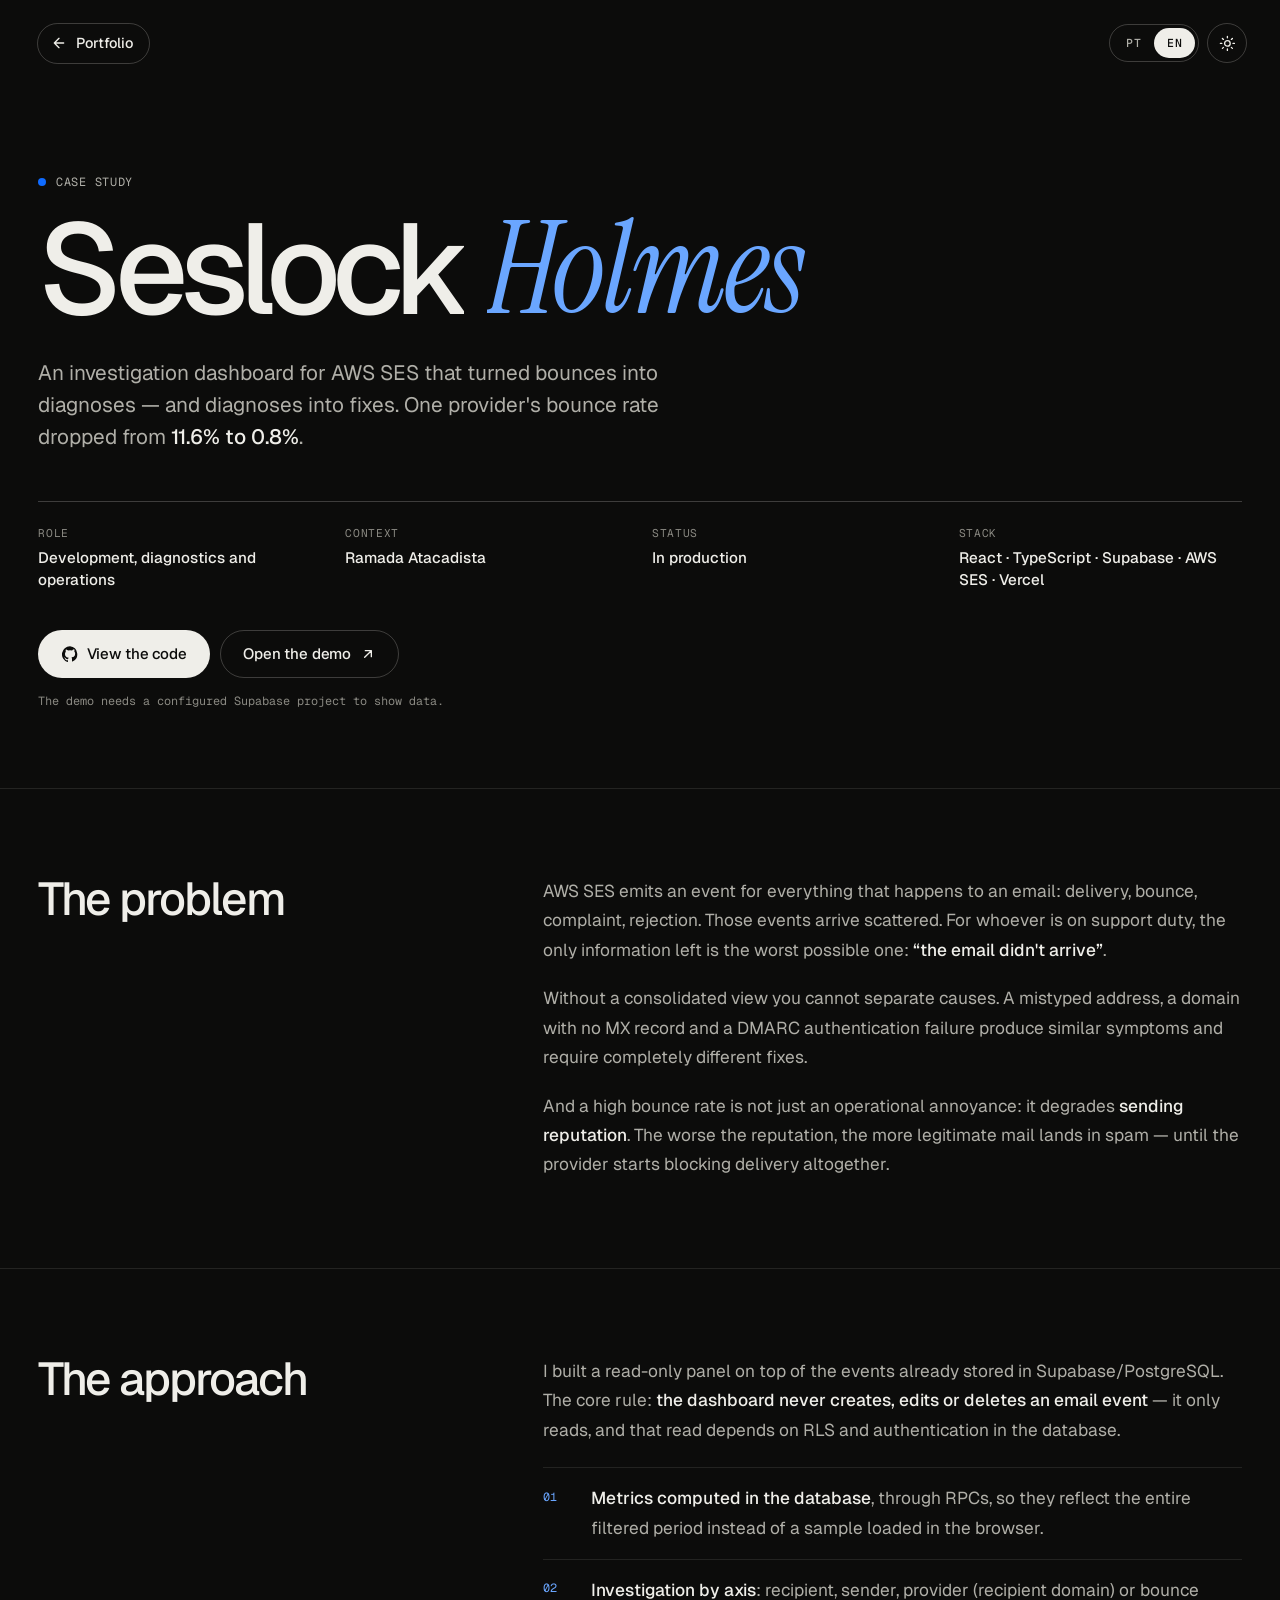
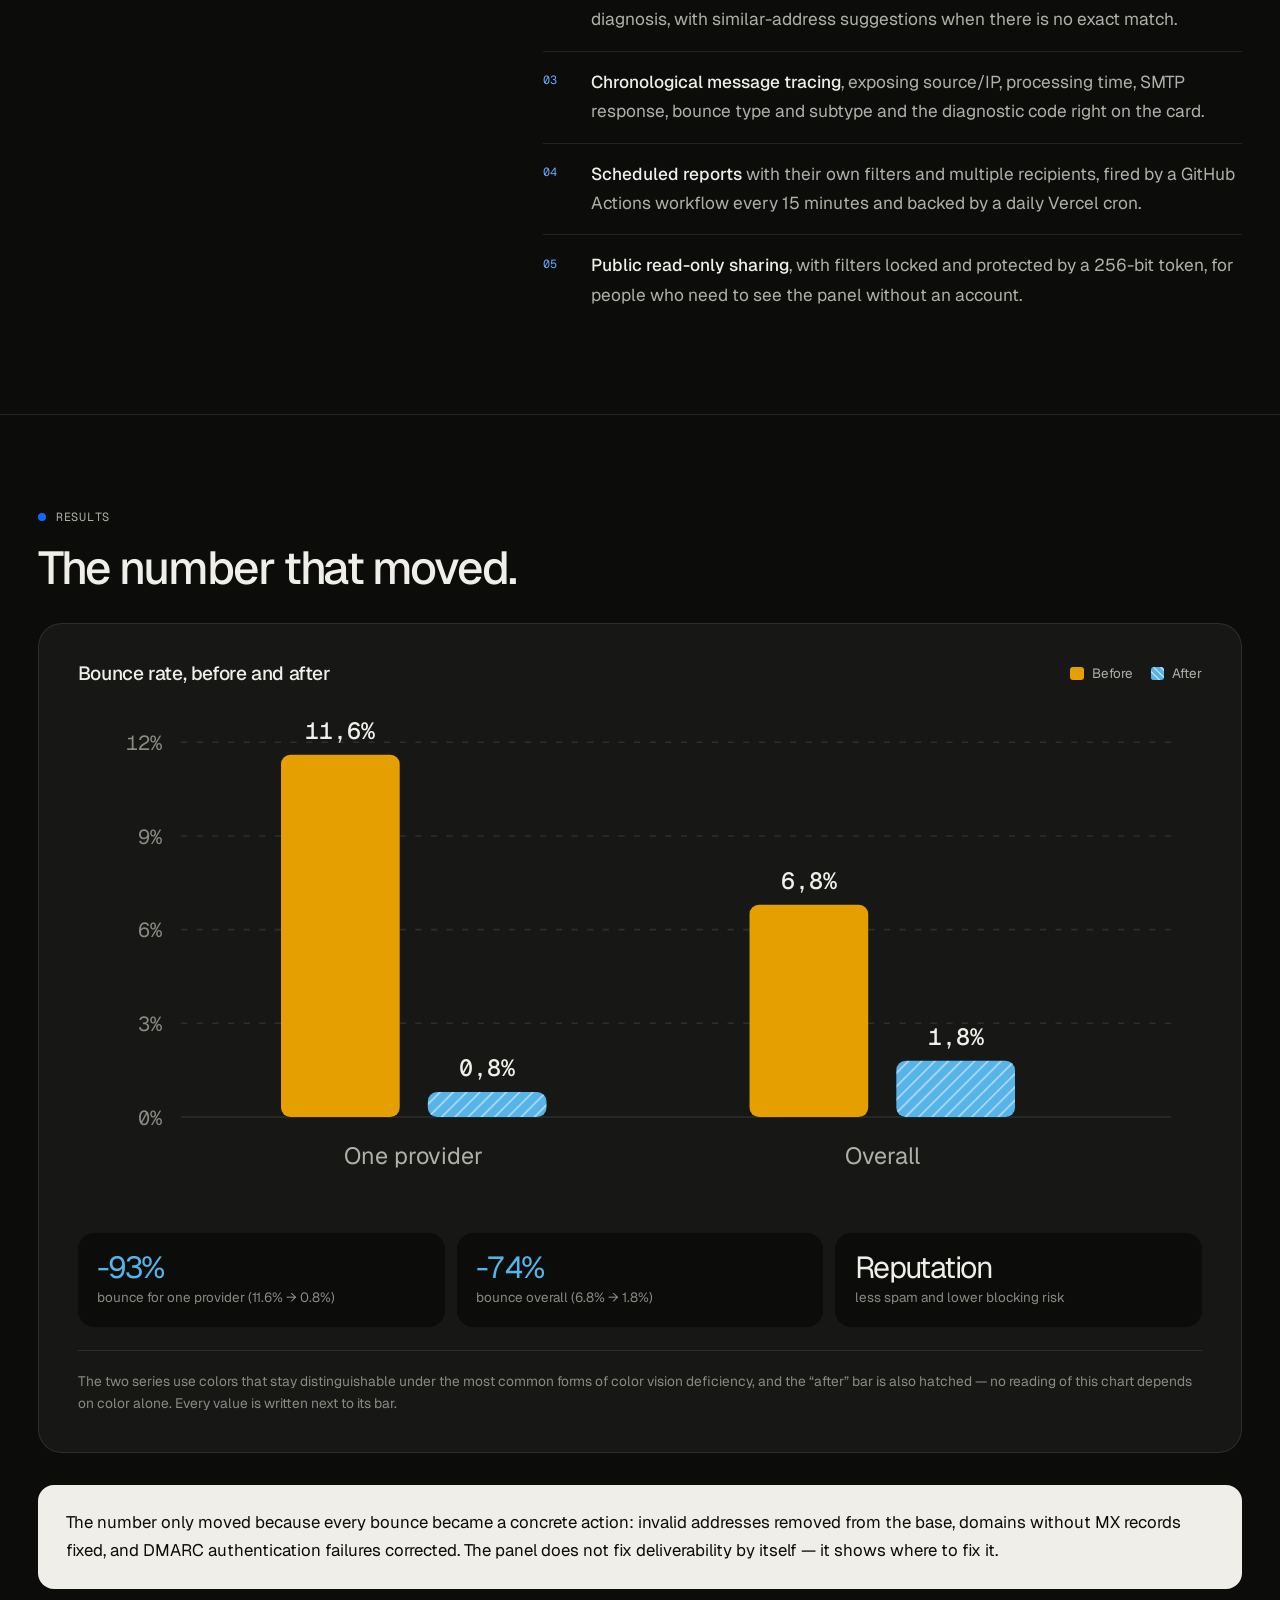
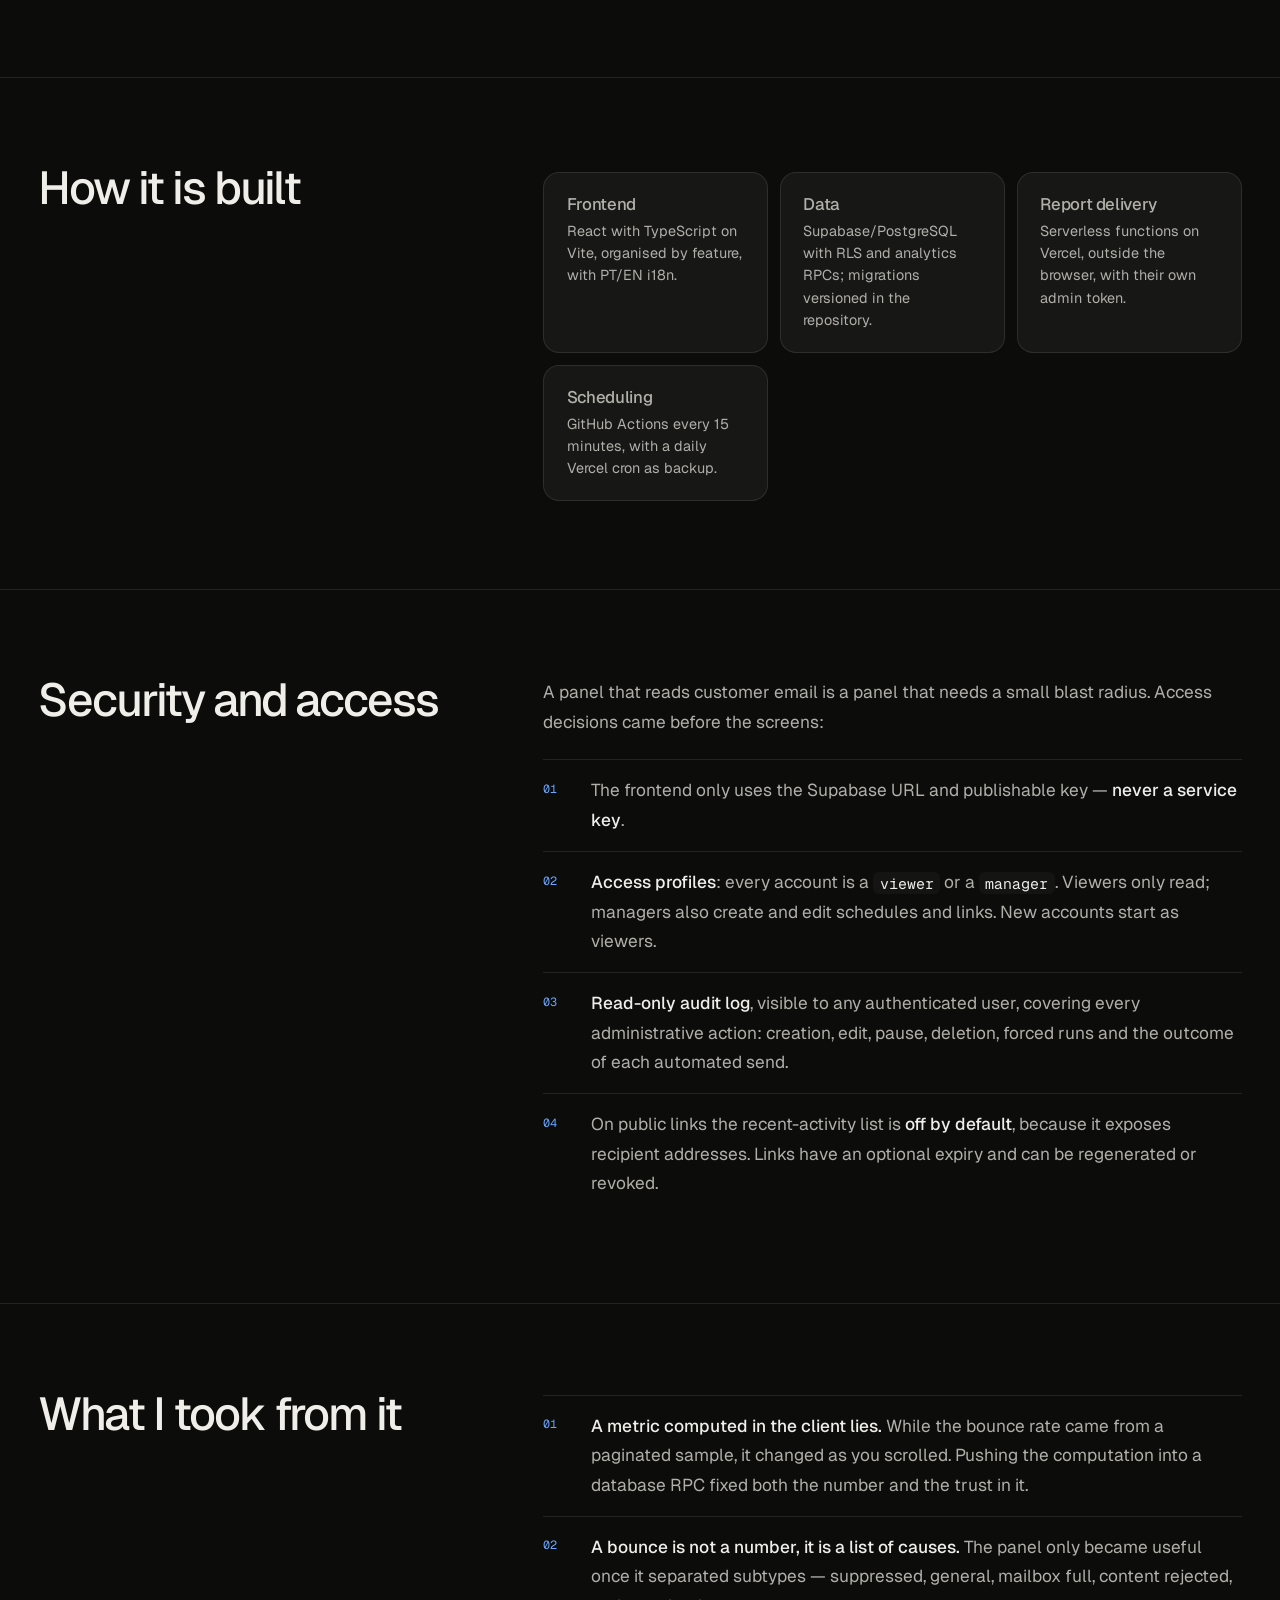
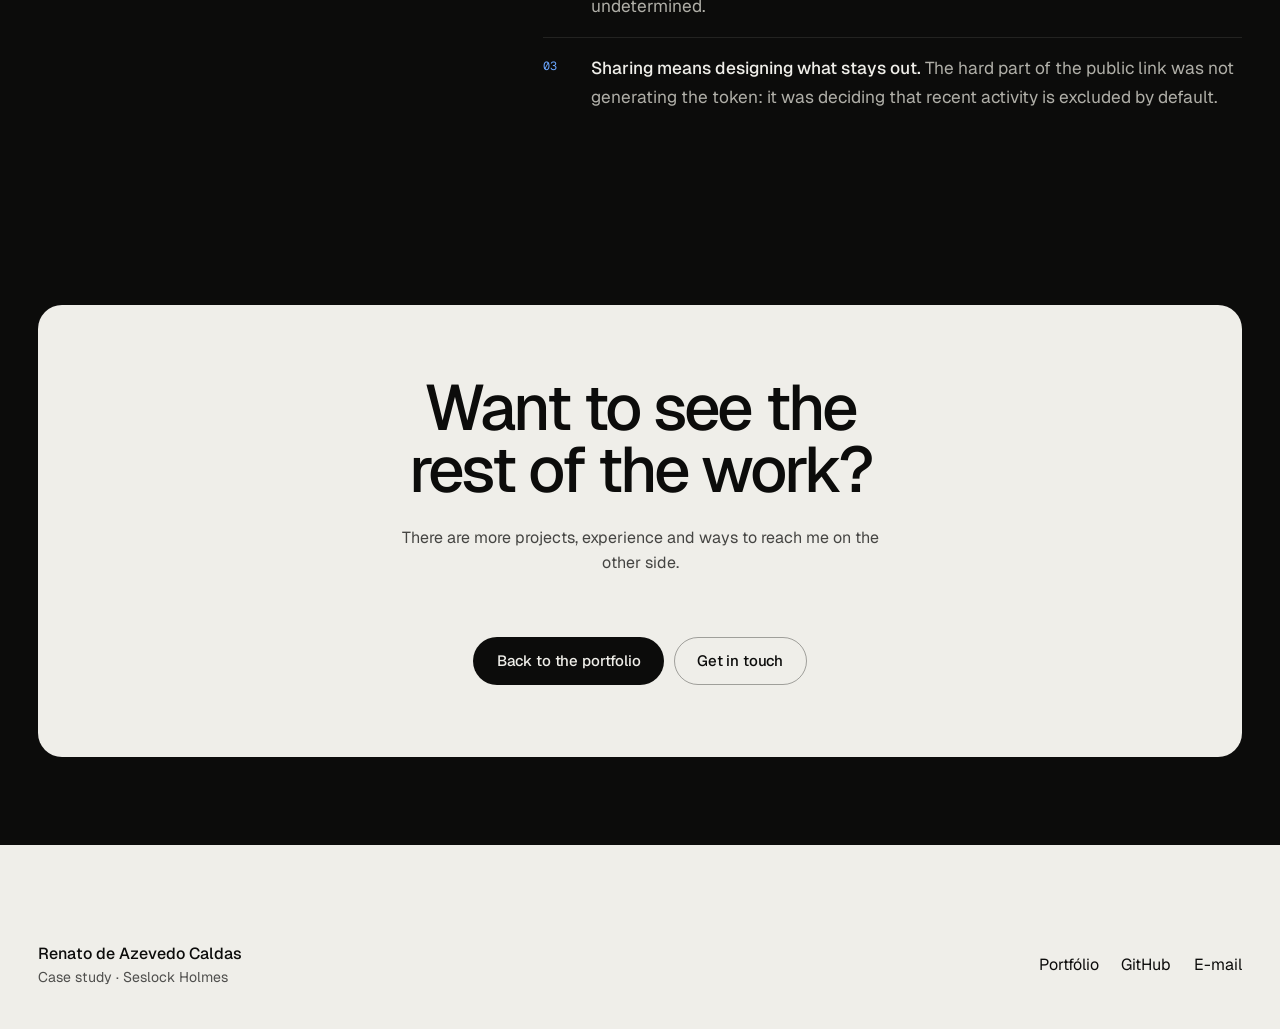
<file: seslock-holmes/index.html>
<!doctype html>
<html lang="pt-BR" data-theme="dark" data-locale="pt">
  <head>
    <meta charset="utf-8" />
    <meta name="viewport" content="width=device-width, initial-scale=1, viewport-fit=cover" />
    <title>Seslock Holmes — Estudo de caso | Renato de Azevedo Caldas</title>
    <meta
      name="description"
      content="Estudo de caso do Seslock Holmes: dashboard de investigação de e-mails do AWS SES que reduziu a taxa de bounce de 11,6% para 0,8% em um provedor."
    />
    <meta name="theme-color" content="#0c0c0b" />
    <link rel="canonical" href="https://rencaldas.github.io/seslock-holmes/" />

    <meta property="og:type" content="article" />
    <meta property="og:url" content="https://rencaldas.github.io/seslock-holmes/" />
    <meta property="og:title" content="Seslock Holmes — Estudo de caso" />
    <meta
      property="og:description"
      content="Como um dashboard de diagnóstico do AWS SES derrubou a taxa de bounce de 11,6% para 0,8%."
    />
    <meta property="og:image" content="https://rencaldas.github.io/assets/img/og-cover.png" />
    <meta name="twitter:card" content="summary_large_image" />

    <script>
      (() => {
        const root = document.documentElement;
        root.classList.add("js");
        try {
          const savedTheme = localStorage.getItem("rencaldas-theme");
          root.dataset.theme = savedTheme || "dark"; // escuro é o padrão; o botão salva a escolha
          const savedLocale = localStorage.getItem("rencaldas-locale");
          const browserLocale = (navigator.language || "pt").toLowerCase().startsWith("pt") ? "pt" : "en";
          root.dataset.locale = savedLocale === "en" || savedLocale === "pt" ? savedLocale : browserLocale;
          root.lang = root.dataset.locale === "en" ? "en" : "pt-BR";
        } catch {
          root.dataset.theme = "dark";
          root.dataset.locale = "pt";
        }
      })();
    </script>

    <link rel="icon" href="../assets/img/favicon.ico" sizes="any" />
    <link rel="preconnect" href="https://fonts.googleapis.com" />
    <link rel="preconnect" href="https://fonts.gstatic.com" crossorigin />
    <link
      href="https://fonts.googleapis.com/css2?family=Geist:wght@300..700&family=Geist+Mono:wght@400;500&family=Instrument+Serif:ital@0;1&display=swap"
      rel="stylesheet"
    />
    <link rel="stylesheet" href="../assets/css/styles.css" />
    <link rel="stylesheet" href="../assets/css/case-study.css" />
  </head>

  <body>
    <a class="skip-link" href="#main" data-lang="pt">Ir para o conteúdo</a>
    <a class="skip-link" href="#main" data-lang="en">Skip to content</a>

    <svg width="0" height="0" style="position: absolute" aria-hidden="true" focusable="false">
      <defs>
        <symbol id="i-arrow-left" viewBox="0 0 24 24" fill="none" stroke="currentColor" stroke-width="2" stroke-linecap="round" stroke-linejoin="round">
          <path d="M19 12H5M12 19l-7-7 7-7" />
        </symbol>
        <symbol id="i-arrow-ur" viewBox="0 0 24 24" fill="none" stroke="currentColor" stroke-width="2" stroke-linecap="round" stroke-linejoin="round">
          <path d="M7 17 17 7M8 7h9v9" />
        </symbol>
        <symbol id="i-github" viewBox="0 0 24 24" fill="currentColor">
          <path d="M12 .5a12 12 0 0 0-3.8 23.4c.6.1.8-.3.8-.6v-2c-3.3.7-4-1.6-4-1.6-.6-1.4-1.4-1.8-1.4-1.8-1.1-.8.1-.7.1-.7 1.2.1 1.9 1.2 1.9 1.2 1.1 1.9 2.9 1.4 3.6 1 .1-.8.4-1.4.8-1.7-2.7-.3-5.5-1.3-5.5-5.9 0-1.3.5-2.4 1.2-3.2-.1-.3-.5-1.5.1-3.2 0 0 1-.3 3.3 1.2a11.5 11.5 0 0 1 6 0C17.4 4.7 18.4 5 18.4 5c.6 1.7.2 2.9.1 3.2.8.8 1.2 1.9 1.2 3.2 0 4.6-2.8 5.6-5.5 5.9.4.4.8 1.1.8 2.2v3.3c0 .3.2.7.8.6A12 12 0 0 0 12 .5Z" />
        </symbol>
        <symbol id="i-sun" viewBox="0 0 24 24" fill="none" stroke="currentColor" stroke-width="1.9" stroke-linecap="round">
          <circle cx="12" cy="12" r="4" />
          <path d="M12 2v2m0 16v2M2 12h2m16 0h2M4.9 4.9l1.4 1.4m11.4 11.4 1.4 1.4M19.1 4.9l-1.4 1.4M6.3 17.7l-1.4 1.4" />
        </symbol>
        <symbol id="i-moon" viewBox="0 0 24 24" fill="none" stroke="currentColor" stroke-width="1.9" stroke-linecap="round" stroke-linejoin="round">
          <path d="M20.5 14.4A8.5 8.5 0 0 1 9.6 3.5a8.5 8.5 0 1 0 10.9 10.9Z" />
        </symbol>
      </defs>
    </svg>

    <header class="header" data-header>
      <div class="header-inner">
        <a class="back-link" href="../">
          <svg aria-hidden="true"><use href="#i-arrow-left" /></svg>
          <span data-lang="pt">Portfólio</span>
          <span data-lang="en">Portfolio</span>
        </a>

        <div class="header-actions">
          <div class="lang-switch" role="group" aria-label="Idioma / Language">
            <button type="button" data-set-locale="pt" aria-pressed="true">PT</button>
            <button type="button" data-set-locale="en" aria-pressed="false">EN</button>
          </div>
          <button class="icon-btn theme-toggle" type="button" data-theme-toggle aria-label="Alternar tema">
            <svg class="icon-sun" aria-hidden="true"><use href="#i-sun" /></svg>
            <svg class="icon-moon" aria-hidden="true"><use href="#i-moon" /></svg>
          </button>
        </div>
      </div>
      <div class="scroll-progress" data-progress></div>
    </header>

    <main id="main">
      <!-- Hero -->
      <section class="case-hero">
        <div class="shell">
          <p class="eyebrow" data-reveal>
            <span data-lang="pt">Estudo de caso</span>
            <span data-lang="en">Case study</span>
          </p>

          <h1 class="case-title" data-split>Seslock <em>Holmes</em></h1>

          <p class="case-sub" data-reveal style="--delay: 120ms">
            <span data-lang="pt">
              Um dashboard de investigação para o AWS SES que transformou bounce em diagnóstico — e diagnóstico em
              correção. A taxa de bounce de um provedor caiu de <strong>11,6% para 0,8%</strong>.
            </span>
            <span data-lang="en">
              An investigation dashboard for AWS SES that turned bounces into diagnoses — and diagnoses into fixes. One
              provider's bounce rate dropped from <strong>11.6% to 0.8%</strong>.
            </span>
          </p>

          <dl class="case-meta" data-reveal style="--delay: 180ms">
            <div>
              <dt data-lang="pt">Papel</dt>
              <dt data-lang="en">Role</dt>
              <dd data-lang="pt">Desenvolvimento, diagnóstico e operação</dd>
              <dd data-lang="en">Development, diagnostics and operations</dd>
            </div>
            <div>
              <dt data-lang="pt">Contexto</dt>
              <dt data-lang="en">Context</dt>
              <dd>Ramada Atacadista</dd>
            </div>
            <div>
              <dt data-lang="pt">Situação</dt>
              <dt data-lang="en">Status</dt>
              <dd data-lang="pt">Em produção</dd>
              <dd data-lang="en">In production</dd>
            </div>
            <div>
              <dt>Stack</dt>
              <dd>React · TypeScript · Supabase · AWS SES · Vercel</dd>
            </div>
          </dl>

          <div class="case-actions" data-reveal style="--delay: 240ms">
            <a
              class="btn btn-primary"
              href="https://github.com/rencaldas/seslock-holmes"
              target="_blank"
              rel="noreferrer"
            >
              <svg aria-hidden="true"><use href="#i-github" /></svg>
              <span data-lang="pt">Ver o código</span>
              <span data-lang="en">View the code</span>
            </a>
            <a class="btn btn-ghost" href="https://seslock-holmes.vercel.app/" target="_blank" rel="noreferrer">
              <span data-lang="pt">Abrir a demo</span>
              <span data-lang="en">Open the demo</span>
              <svg aria-hidden="true"><use href="#i-arrow-ur" /></svg>
            </a>
          </div>

          <p class="mono" data-reveal style="--delay: 300ms; margin-top: 0.9rem">
            <span data-lang="pt">A demo pede um projeto Supabase configurado para exibir dados.</span>
            <span data-lang="en">The demo needs a configured Supabase project to show data.</span>
          </p>
        </div>
      </section>

      <!-- Problema -->
      <section class="case-section">
        <div class="shell case-layout">
          <h2 data-reveal>
            <span data-lang="pt">O problema</span>
            <span data-lang="en">The problem</span>
          </h2>
          <div class="case-body" data-reveal style="--delay: 80ms">
            <div data-lang="pt">
              <p>
                O AWS SES emite um evento para cada coisa que acontece com um e-mail: entrega, bounce, reclamação,
                rejeição. Só que esses eventos chegam soltos. Para quem está no suporte, a informação que sobra é a pior
                possível: <strong>“o e-mail não chegou”</strong>.
              </p>
              <p>
                Sem uma leitura consolidada não dá para separar as causas. Endereço digitado errado, domínio sem
                registro MX e falha de autenticação DMARC produzem sintomas parecidos e exigem correções completamente
                diferentes.
              </p>
              <p>
                E bounce alto não é só incômodo operacional: ele degrada a <strong>reputação de envio</strong>. Quanto
                pior a reputação, mais mensagens legítimas caem em spam — até o provedor começar a bloquear o envio.
              </p>
            </div>
            <div data-lang="en">
              <p>
                AWS SES emits an event for everything that happens to an email: delivery, bounce, complaint, rejection.
                Those events arrive scattered. For whoever is on support duty, the only information left is the worst
                possible one: <strong>“the email didn't arrive”</strong>.
              </p>
              <p>
                Without a consolidated view you cannot separate causes. A mistyped address, a domain with no MX record
                and a DMARC authentication failure produce similar symptoms and require completely different fixes.
              </p>
              <p>
                And a high bounce rate is not just an operational annoyance: it degrades
                <strong>sending reputation</strong>. The worse the reputation, the more legitimate mail lands in spam —
                until the provider starts blocking delivery altogether.
              </p>
            </div>
          </div>
        </div>
      </section>

      <!-- Abordagem -->
      <section class="case-section">
        <div class="shell case-layout">
          <h2 data-reveal>
            <span data-lang="pt">A abordagem</span>
            <span data-lang="en">The approach</span>
          </h2>
          <div class="case-body" data-reveal style="--delay: 80ms">
            <div data-lang="pt">
              <p>
                Construí um painel somente-leitura sobre os eventos já armazenados em Supabase/PostgreSQL. A regra
                central: <strong>o dashboard nunca cria, edita ou remove evento de e-mail</strong> — ele só lê, e a
                leitura depende de RLS e autenticação no banco.
              </p>
              <ul>
                <li>
                  <strong>Indicadores calculados no banco</strong>, via RPC, para refletir o período inteiro filtrado em
                  vez de uma amostra carregada no navegador.
                </li>
                <li>
                  <strong>Investigação por eixo</strong>: destinatário, remetente, provedor (domínio do destinatário) ou
                  diagnóstico de bounce, com sugestões de e-mails semelhantes quando não há correspondência exata.
                </li>
                <li>
                  <strong>Rastreamento cronológico</strong> da mensagem, com origem/IP, tempo de processamento, resposta
                  SMTP, tipo e subtipo de bounce e diagnostic code direto no card.
                </li>
                <li>
                  <strong>Relatórios agendados</strong> com filtros próprios e múltiplos destinatários, disparados por um
                  workflow do GitHub Actions a cada 15 minutos e reforçados por um cron diário na Vercel.
                </li>
                <li>
                  <strong>Compartilhamento público somente-leitura</strong>, com os filtros travados e protegido por
                  token de 256 bits, para quem precisa ver o painel sem ter conta.
                </li>
              </ul>
            </div>
            <div data-lang="en">
              <p>
                I built a read-only panel on top of the events already stored in Supabase/PostgreSQL. The core rule:
                <strong>the dashboard never creates, edits or deletes an email event</strong> — it only reads, and that
                read depends on RLS and authentication in the database.
              </p>
              <ul>
                <li>
                  <strong>Metrics computed in the database</strong>, through RPCs, so they reflect the entire filtered
                  period instead of a sample loaded in the browser.
                </li>
                <li>
                  <strong>Investigation by axis</strong>: recipient, sender, provider (recipient domain) or bounce
                  diagnosis, with similar-address suggestions when there is no exact match.
                </li>
                <li>
                  <strong>Chronological message tracing</strong>, exposing source/IP, processing time, SMTP response,
                  bounce type and subtype and the diagnostic code right on the card.
                </li>
                <li>
                  <strong>Scheduled reports</strong> with their own filters and multiple recipients, fired by a GitHub
                  Actions workflow every 15 minutes and backed by a daily Vercel cron.
                </li>
                <li>
                  <strong>Public read-only sharing</strong>, with filters locked and protected by a 256-bit token, for
                  people who need to see the panel without an account.
                </li>
              </ul>
            </div>
          </div>
        </div>
      </section>

      <!-- Resultados -->
      <section class="case-section">
        <div class="shell">
          <div class="section-head" data-reveal style="margin-bottom: 2rem">
            <p class="eyebrow">
              <span data-lang="pt">Resultados</span>
              <span data-lang="en">Results</span>
            </p>
            <h2>
              <span data-lang="pt">O número que mudou.</span>
              <span data-lang="en">The number that moved.</span>
            </h2>
          </div>

          <div class="chart-card panel panel-lit" data-reveal>
            <div class="chart-head">
              <h3>
                <span data-lang="pt">Taxa de bounce, antes e depois</span>
                <span data-lang="en">Bounce rate, before and after</span>
              </h3>
              <div class="chart-legend">
                <span class="legend-item">
                  <span class="legend-swatch legend-before" aria-hidden="true"></span>
                  <span data-lang="pt">Antes</span>
                  <span data-lang="en">Before</span>
                </span>
                <span class="legend-item">
                  <span class="legend-swatch legend-after" aria-hidden="true"></span>
                  <span data-lang="pt">Depois</span>
                  <span data-lang="en">After</span>
                </span>
              </div>
            </div>

            <p class="sr-only" id="chart-a11y">
              <span data-lang="pt">
                Gráfico de barras da taxa de bounce antes e depois do Seslock Holmes. Em um provedor, caiu de 11,6% para
                0,8%. No cenário geral, caiu de 6,8% para 1,8%.
              </span>
              <span data-lang="en">
                Bar chart of the bounce rate before and after Seslock Holmes. For one provider it fell from 11.6% to
                0.8%. Overall it fell from 6.8% to 1.8%.
              </span>
            </p>

            <svg class="chart-svg" viewBox="0 0 720 320" role="img" aria-labelledby="chart-a11y">
              <defs>
                <pattern id="after-hatch" width="6" height="6" patternTransform="rotate(45)" patternUnits="userSpaceOnUse">
                  <rect width="6" height="6" fill="var(--c-after)" />
                  <line x1="0" y1="0" x2="0" y2="6" stroke="rgba(255,255,255,.55)" stroke-width="2" />
                </pattern>
              </defs>

              <g stroke="var(--border)" stroke-width="1">
                <line x1="66" y1="260" x2="700" y2="260" />
                <line x1="66" y1="200" x2="700" y2="200" stroke-dasharray="4 6" />
                <line x1="66" y1="140" x2="700" y2="140" stroke-dasharray="4 6" />
                <line x1="66" y1="80" x2="700" y2="80" stroke-dasharray="4 6" />
                <line x1="66" y1="20" x2="700" y2="20" stroke-dasharray="4 6" />
              </g>

              <g class="c-axis" fill="var(--text-dim)" font-family="Geist Mono, monospace" font-size="13" text-anchor="end">
                <text x="54" y="265">0%</text>
                <text x="54" y="205">3%</text>
                <text x="54" y="145">6%</text>
                <text x="54" y="85">9%</text>
                <text x="54" y="25">12%</text>
              </g>

              <g>
                <rect x="130" y="28" width="76" height="232" rx="6" fill="var(--c-before)" />
                <rect x="224" y="244" width="76" height="16" rx="6" fill="url(#after-hatch)" />
                <rect x="430" y="124" width="76" height="136" rx="6" fill="var(--c-before)" />
                <rect x="524" y="224" width="76" height="36" rx="6" fill="url(#after-hatch)" />
              </g>

              <g class="c-value" fill="var(--text)" font-family="Geist Mono, monospace" font-size="15" font-weight="500" text-anchor="middle">
                <text x="168" y="18">11,6%</text>
                <text x="262" y="234">0,8%</text>
                <text x="468" y="114">6,8%</text>
                <text x="562" y="214">1,8%</text>
              </g>

              <g class="c-cat" fill="var(--text-soft)" font-family="Geist, sans-serif" font-size="15" text-anchor="middle">
                <text x="215" y="290" data-lang="pt">Um provedor</text>
                <text x="215" y="290" data-lang="en">One provider</text>
                <text x="515" y="290" data-lang="pt">Cenário geral</text>
                <text x="515" y="290" data-lang="en">Overall</text>
              </g>
            </svg>

            <div class="delta-row">
              <div class="delta">
                <b style="color: var(--c-after)">-93%</b>
                <span data-lang="pt">bounce em um provedor (11,6% → 0,8%)</span>
                <span data-lang="en">bounce for one provider (11.6% → 0.8%)</span>
              </div>
              <div class="delta">
                <b style="color: var(--c-after)">-74%</b>
                <span data-lang="pt">bounce no cenário geral (6,8% → 1,8%)</span>
                <span data-lang="en">bounce overall (6.8% → 1.8%)</span>
              </div>
              <div class="delta">
                <b data-lang="pt">Reputação</b>
                <b data-lang="en">Reputation</b>
                <span data-lang="pt">menos spam e menor risco de bloqueio</span>
                <span data-lang="en">less spam and lower blocking risk</span>
              </div>
            </div>

            <p class="chart-note">
              <span data-lang="pt">
                As duas séries usam cores distinguíveis nas formas mais comuns de daltonismo, e a barra “depois” também
                é hachurada — nenhuma leitura do gráfico depende só de cor. Todos os valores estão escritos ao lado das
                barras.
              </span>
              <span data-lang="en">
                The two series use colors that stay distinguishable under the most common forms of color vision
                deficiency, and the “after” bar is also hatched — no reading of this chart depends on color alone. Every
                value is written next to its bar.
              </span>
            </p>
          </div>

          <div class="case-body" style="margin-top: 2rem" data-reveal>
            <div class="callout" data-lang="pt">
              O número só se moveu porque cada bounce virou uma ação concreta: endereços inválidos removidos da base,
              domínios sem registro MX corrigidos e falhas de autenticação DMARC ajustadas. O painel não conserta
              entregabilidade sozinho — ele mostra onde consertar.
            </div>
            <div class="callout" data-lang="en">
              The number only moved because every bounce became a concrete action: invalid addresses removed from the
              base, domains without MX records fixed, and DMARC authentication failures corrected. The panel does not
              fix deliverability by itself — it shows where to fix it.
            </div>
          </div>
        </div>
      </section>

      <!-- Arquitetura -->
      <section class="case-section">
        <div class="shell case-layout">
          <h2 data-reveal>
            <span data-lang="pt">Como está construído</span>
            <span data-lang="en">How it is built</span>
          </h2>
          <div class="case-body" data-reveal style="--delay: 80ms">
            <div class="spec-grid">
              <article class="spec panel panel-lit">
                <h3>Frontend</h3>
                <p data-lang="pt">React com TypeScript sobre Vite, organizado por feature e com i18n PT/EN.</p>
                <p data-lang="en">React with TypeScript on Vite, organised by feature, with PT/EN i18n.</p>
              </article>
              <article class="spec panel panel-lit">
                <h3 data-lang="pt">Dados</h3>
                <h3 data-lang="en">Data</h3>
                <p data-lang="pt">
                  Supabase/PostgreSQL com RLS e RPCs de analytics; migrations versionadas no repositório.
                </p>
                <p data-lang="en">
                  Supabase/PostgreSQL with RLS and analytics RPCs; migrations versioned in the repository.
                </p>
              </article>
              <article class="spec panel panel-lit">
                <h3 data-lang="pt">Envio de relatórios</h3>
                <h3 data-lang="en">Report delivery</h3>
                <p data-lang="pt">
                  Funções serverless na Vercel, fora do navegador, com token de administração próprio.
                </p>
                <p data-lang="en">Serverless functions on Vercel, outside the browser, with their own admin token.</p>
              </article>
              <article class="spec panel panel-lit">
                <h3 data-lang="pt">Agendamento</h3>
                <h3 data-lang="en">Scheduling</h3>
                <p data-lang="pt">GitHub Actions a cada 15 minutos, com cron diário da Vercel como reforço.</p>
                <p data-lang="en">GitHub Actions every 15 minutes, with a daily Vercel cron as backup.</p>
              </article>
            </div>
          </div>
        </div>
      </section>

      <!-- Segurança -->
      <section class="case-section">
        <div class="shell case-layout">
          <h2 data-reveal>
            <span data-lang="pt">Segurança e acesso</span>
            <span data-lang="en">Security and access</span>
          </h2>
          <div class="case-body" data-reveal style="--delay: 80ms">
            <div data-lang="pt">
              <p>
                Um painel que lê e-mail de cliente é um painel que precisa errar pouco. As decisões de acesso vieram
                antes das telas:
              </p>
              <ul>
                <li>
                  O frontend usa apenas a URL e a chave pública do Supabase — <strong>nunca uma service key</strong>.
                </li>
                <li>
                  <strong>Perfis de acesso</strong>: toda conta é <code>viewer</code> ou <code>manager</code>. Viewers
                  só visualizam; managers também criam e editam agendamentos e links. Conta nova começa como viewer.
                </li>
                <li>
                  <strong>Log de auditoria</strong> somente-leitura, visível a qualquer usuário autenticado, com toda
                  ação administrativa: criação, edição, pausa, exclusão, disparo forçado e resultado dos envios.
                </li>
                <li>
                  Nos links públicos, a lista de atividade recente vem <strong>desligada por padrão</strong>, porque ela
                  expõe e-mail de destinatário. O link tem validade opcional e pode ser regenerado ou revogado.
                </li>
              </ul>
            </div>
            <div data-lang="en">
              <p>
                A panel that reads customer email is a panel that needs a small blast radius. Access decisions came
                before the screens:
              </p>
              <ul>
                <li>
                  The frontend only uses the Supabase URL and publishable key — <strong>never a service key</strong>.
                </li>
                <li>
                  <strong>Access profiles</strong>: every account is a <code>viewer</code> or a <code>manager</code>.
                  Viewers only read; managers also create and edit schedules and links. New accounts start as viewers.
                </li>
                <li>
                  <strong>Read-only audit log</strong>, visible to any authenticated user, covering every administrative
                  action: creation, edit, pause, deletion, forced runs and the outcome of each automated send.
                </li>
                <li>
                  On public links the recent-activity list is <strong>off by default</strong>, because it exposes
                  recipient addresses. Links have an optional expiry and can be regenerated or revoked.
                </li>
              </ul>
            </div>
          </div>
        </div>
      </section>

      <!-- Aprendizados -->
      <section class="case-section">
        <div class="shell case-layout">
          <h2 data-reveal>
            <span data-lang="pt">O que eu levo disso</span>
            <span data-lang="en">What I took from it</span>
          </h2>
          <div class="case-body" data-reveal style="--delay: 80ms">
            <div data-lang="pt">
              <ul>
                <li>
                  <strong>Indicador calculado no cliente mente.</strong> Enquanto a taxa de bounce saía de uma amostra
                  paginada, ela mudava conforme a rolagem. Empurrar o cálculo para RPC no banco resolveu o número e a
                  confiança nele.
                </li>
                <li>
                  <strong>Bounce não é um número, é uma lista de causas.</strong> O painel só ficou útil quando passou a
                  separar subtipo — suppressed, general, mailbox full, content rejected, undetermined.
                </li>
                <li>
                  <strong>Compartilhar exige desenhar o que não vai junto.</strong> A parte difícil do link público não
                  foi gerar o token: foi decidir que a atividade recente fica fora por padrão.
                </li>
              </ul>
            </div>
            <div data-lang="en">
              <ul>
                <li>
                  <strong>A metric computed in the client lies.</strong> While the bounce rate came from a paginated
                  sample, it changed as you scrolled. Pushing the computation into a database RPC fixed both the number
                  and the trust in it.
                </li>
                <li>
                  <strong>A bounce is not a number, it is a list of causes.</strong> The panel only became useful once
                  it separated subtypes — suppressed, general, mailbox full, content rejected, undetermined.
                </li>
                <li>
                  <strong>Sharing means designing what stays out.</strong> The hard part of the public link was not
                  generating the token: it was deciding that recent activity is excluded by default.
                </li>
              </ul>
            </div>
          </div>
        </div>
      </section>

      <!-- CTA -->
      <section class="case-section">
        <div class="shell">
          <div class="case-cta panel panel-lit" data-reveal>
            <h2>
              <span data-lang="pt">Quer ver o resto do trabalho?</span>
              <span data-lang="en">Want to see the rest of the work?</span>
            </h2>
            <p>
              <span data-lang="pt">
                Tem mais projeto, experiência e formas de falar comigo do outro lado deste link.
              </span>
              <span data-lang="en">There are more projects, experience and ways to reach me on the other side.</span>
            </p>
            <div class="case-actions" style="justify-content: center">
              <a class="btn btn-primary" href="../">
                <span data-lang="pt">Voltar ao portfólio</span>
                <span data-lang="en">Back to the portfolio</span>
              </a>
              <a class="btn btn-ghost" href="../#contato">
                <span data-lang="pt">Falar comigo</span>
                <span data-lang="en">Get in touch</span>
              </a>
            </div>
          </div>
        </div>
      </section>
    </main>

    <footer class="footer">
      <div class="shell footer-inner">
        <div class="footer-brand">
          <strong>Renato de Azevedo Caldas</strong>
          <span data-lang="pt">Estudo de caso · Seslock Holmes</span>
          <span data-lang="en">Case study · Seslock Holmes</span>
        </div>
        <nav class="footer-links" aria-label="Links">
          <a href="../">Portfólio</a>
          <a href="https://github.com/rencaldas/seslock-holmes" target="_blank" rel="noreferrer">GitHub</a>
          <a href="mailto:renato.deacaldas@gmail.com">E-mail</a>
        </nav>
      </div>
    </footer>

    <script>
      document.querySelectorAll("[data-set-locale]").forEach((button) => {
        button.addEventListener("click", () => {
          const locale = button.dataset.setLocale;
          document.documentElement.dataset.locale = locale;
          document.documentElement.lang = locale === "en" ? "en" : "pt-BR";
          document.querySelectorAll("[data-set-locale]").forEach((other) => {
            other.setAttribute("aria-pressed", String(other.dataset.setLocale === locale));
          });
          try {
            localStorage.setItem("rencaldas-locale", locale);
          } catch {
            /* idioma apenas nesta sessão */
          }
        });
      });

      const current = document.documentElement.dataset.locale;
      document.querySelectorAll("[data-set-locale]").forEach((button) => {
        button.setAttribute("aria-pressed", String(button.dataset.setLocale === current));
      });
    </script>
    <script src="../assets/js/script.js" defer></script>
  </body>
</html>
</file>
<file: assets/css/styles.css>
/* ==========================================================================
   Tokens
   Editorial, monocromático, com um único acento: o azul da logo (degradê
   #0050E8 → #0080F8). Superfícies em acento levam texto branco (4.6:1);
   texto pequeno em acento usa --accent-text, que passa 4.5:1 nos dois temas.
   ========================================================================== */

:root {
  color-scheme: light;

  --bg: #f4f3ef;
  --bg-2: #ebe9e3;
  --surface: #ffffff;
  --surface-2: #f9f8f5;
  --text: #121211;
  --text-soft: #45453f;
  --text-dim: #66665f;
  --border: rgba(18, 18, 17, 0.12);
  --border-strong: rgba(18, 18, 17, 0.26);

  --accent: #0f6bff;
  --accent-text: #0057d9;
  --on-accent: #ffffff;
  --invert-bg: #121211;
  --invert-text: #f4f3ef;

  --shadow-sm: 0 1px 2px rgba(18, 18, 17, 0.06), 0 2px 8px rgba(18, 18, 17, 0.04);
  --shadow: 0 1px 2px rgba(18, 18, 17, 0.05), 0 20px 50px -24px rgba(18, 18, 17, 0.28);
  --header-bg: rgba(244, 243, 239, 0.78);

  --font-sans: "Geist", system-ui, -apple-system, "Segoe UI", sans-serif;
  --font-serif: "Instrument Serif", "Iowan Old Style", Georgia, serif;
  --font-mono: "Geist Mono", ui-monospace, SFMono-Regular, Menlo, monospace;

  --r-xs: 6px;
  --r-sm: 10px;
  --r-md: 16px;
  --r-lg: 24px;
  --r-xl: 32px;

  --shell: min(1320px, calc(100% - clamp(2.5rem, 6vw, 6rem)));
  --ease: cubic-bezier(0.22, 1, 0.36, 1);
  --ease-out: cubic-bezier(0.16, 1, 0.3, 1);
  --ease-in-out: cubic-bezier(0.76, 0, 0.24, 1);
  --header-h: 4.5rem;
}

:root[data-theme="dark"] {
  color-scheme: dark;

  --bg: #0c0c0b;
  --bg-2: #141413;
  --surface: #171716;
  --surface-2: #1d1d1b;
  --text: #efeee9;
  --text-soft: #b0afa8;
  --text-dim: #8a8982;
  --border: rgba(239, 238, 233, 0.1);
  --border-strong: rgba(239, 238, 233, 0.22);

  --accent: #0f6bff;
  --accent-text: #6aa6ff;
  --on-accent: #ffffff;
  --invert-bg: #efeee9;
  --invert-text: #0c0c0b;

  --shadow-sm: 0 1px 2px rgba(0, 0, 0, 0.4);
  --shadow: 0 1px 2px rgba(0, 0, 0, 0.4), 0 24px 60px -28px rgba(0, 0, 0, 0.9);
  --header-bg: rgba(12, 12, 11, 0.72);
}

/* ==========================================================================
   Base
   ========================================================================== */

@view-transition {
  navigation: auto;
}

::view-transition-old(root) {
  animation: vt-out 380ms var(--ease-in-out) both;
}

::view-transition-new(root) {
  animation: vt-in 620ms var(--ease-out) both;
}

@keyframes vt-out {
  to {
    opacity: 0;
    transform: translateY(-24px);
  }
}

@keyframes vt-in {
  from {
    opacity: 0;
    transform: translateY(32px);
  }
}

/* troca de tema: o novo tema se expande em círculo a partir do botão */
.is-theme-swap,
.is-theme-swap *,
.is-theme-swap *::before,
.is-theme-swap *::after {
  transition: none !important;
}

html.is-theme-swap::view-transition-old(root) {
  animation: none;
}

html.is-theme-swap::view-transition-new(root) {
  animation: theme-reveal 750ms var(--ease-in-out);
}

@keyframes theme-reveal {
  from {
    clip-path: circle(0 at var(--vt-x, 100%) var(--vt-y, 0));
  }
  to {
    clip-path: circle(150vmax at var(--vt-x, 100%) var(--vt-y, 0));
  }
}

*,
*::before,
*::after {
  box-sizing: border-box;
}

/* Qualquer classe que defina `display` vence a regra do UA para [hidden]. */
[hidden] {
  display: none !important;
}

html {
  scroll-behavior: smooth;
  scroll-padding-top: 6rem;
  -webkit-text-size-adjust: 100%;
}

body {
  margin: 0;
  background: var(--bg);
  color: var(--text);
  font-family: var(--font-sans);
  font-size: 1rem;
  line-height: 1.6;
  -webkit-font-smoothing: antialiased;
  -moz-osx-font-smoothing: grayscale;
  overflow-x: clip;
  transition: background-color 600ms var(--ease), color 600ms var(--ease);
}

body.is-locked {
  overflow: hidden;
}

/* height:auto é obrigatório: sem ele o atributo height conta como altura
   definida e o aspect-ratio é ignorado. */
img {
  display: block;
  max-width: 100%;
  height: auto;
}

svg {
  display: block;
  max-width: 100%;
}

a {
  color: inherit;
  text-decoration: none;
}

h1,
h2,
h3,
h4,
p,
figure,
dl,
dd,
ol,
ul {
  margin: 0;
}

ol,
ul {
  padding: 0;
  list-style: none;
}

button,
input,
textarea {
  font: inherit;
  color: inherit;
}

button {
  cursor: pointer;
}

::selection {
  background: var(--accent);
  color: var(--on-accent);
}

:focus-visible {
  outline: 2px solid var(--accent);
  outline-offset: 3px;
  border-radius: 4px;
}

.skip-link {
  position: fixed;
  top: 1rem;
  left: 1rem;
  z-index: 300;
  padding: 0.7rem 1.1rem;
  border-radius: 999px;
  background: var(--invert-bg);
  color: var(--invert-text);
  font-weight: 500;
  transform: translateY(-200%);
  transition: transform 220ms var(--ease);
}

.skip-link:focus-visible {
  transform: translateY(0);
}

.sr-only {
  position: absolute;
  width: 1px;
  height: 1px;
  padding: 0;
  margin: -1px;
  overflow: hidden;
  clip: rect(0, 0, 0, 0);
  white-space: nowrap;
  border: 0;
}

.shell {
  width: var(--shell);
  margin-inline: auto;
}

.mono {
  font-family: var(--font-mono);
  font-size: 0.74rem;
  font-weight: 400;
  letter-spacing: 0.04em;
  text-transform: uppercase;
}

/* ==========================================================================
   Tipografia de seção
   ========================================================================== */

h2 {
  font-size: clamp(2.3rem, 5.6vw, 4.6rem);
  font-weight: 500;
  letter-spacing: -0.045em;
  line-height: 0.98;
  text-wrap: balance;
}

h2 em,
.hero-title em,
.statement em,
.footer-wordmark em {
  font-family: var(--font-serif);
  font-style: italic;
  font-weight: 400;
  letter-spacing: -0.01em;
}

h3 {
  font-weight: 500;
  letter-spacing: -0.02em;
  line-height: 1.2;
}

.section {
  position: relative;
  padding-block: clamp(5rem, 11vw, 9rem);
}

.section-label {
  display: flex;
  align-items: center;
  gap: 0.75rem;
  margin-bottom: clamp(1.6rem, 3vw, 2.4rem);
  color: var(--text-soft);
  font-size: 0.9rem;
  font-weight: 500;
}

.section-label .mono {
  display: inline-grid;
  place-items: center;
  min-width: 2.2rem;
  height: 1.6rem;
  padding-inline: 0.5rem;
  border: 1px solid var(--border-strong);
  border-radius: 999px;
  color: var(--text);
  font-size: 0.7rem;
}

.section-label::after {
  flex: 1;
  height: 1px;
  max-width: 6rem;
  background: var(--border-strong);
  content: "";
}

.section-intro {
  display: grid;
  gap: 1.4rem;
  margin-bottom: clamp(3rem, 6vw, 5rem);
}

.section-intro .section-label {
  margin-bottom: 0;
}

.lead {
  max-width: 38rem;
  color: var(--text-soft);
  font-size: clamp(1.02rem, 1.3vw, 1.18rem);
  line-height: 1.55;
}

/* compatibilidade com o estudo de caso */
.eyebrow {
  display: inline-flex;
  align-items: center;
  gap: 0.6rem;
  margin-bottom: 1.2rem;
  color: var(--text-soft);
  font-family: var(--font-mono);
  font-size: 0.74rem;
  letter-spacing: 0.06em;
  text-transform: uppercase;
}

.eyebrow::before {
  width: 0.5rem;
  height: 0.5rem;
  border-radius: 50%;
  background: var(--accent);
  content: "";
}

.section-head {
  margin-bottom: 2.5rem;
}

/* ==========================================================================
   Botões e links
   ========================================================================== */

.btn {
  position: relative;
  display: inline-flex;
  align-items: center;
  justify-content: center;
  gap: 0.55rem;
  min-height: 3rem;
  padding: 0 1.4rem;
  overflow: hidden;
  isolation: isolate;
  border: 1px solid transparent;
  border-radius: 999px;
  font-size: 0.94rem;
  font-weight: 500;
  letter-spacing: -0.01em;
  white-space: nowrap;
  cursor: pointer;
  transition: color 420ms var(--ease), border-color 420ms var(--ease), background-color 420ms var(--ease);
}

.btn svg {
  width: 1rem;
  height: 1rem;
  flex: none;
  transition: transform 420ms var(--ease);
}

/* preenchimento que sobe por baixo do botão */
.btn::before {
  position: absolute;
  inset: 0;
  z-index: -1;
  border-radius: inherit;
  background: var(--accent);
  transform: translateY(101%);
  transition: transform 520ms var(--ease-out);
  content: "";
}

.btn:hover::before {
  transform: translateY(0);
}

.btn:hover svg {
  transform: translate(2px, -2px);
}

.btn:active {
  transform: scale(0.98);
}

.btn-primary {
  background: var(--invert-bg);
  color: var(--invert-text);
}

.btn-primary:hover {
  color: var(--on-accent);
}

.btn-ghost {
  border-color: var(--border-strong);
  color: var(--text);
}

.btn-ghost:hover {
  border-color: var(--accent);
  color: var(--on-accent);
}

.btn-sm {
  min-height: 2.5rem;
  padding: 0 1.1rem;
  font-size: 0.86rem;
}

.btn[aria-busy="true"] {
  pointer-events: none;
  opacity: 0.7;
}

[data-magnetic] {
  transition: transform 500ms var(--ease-out), color 420ms var(--ease), border-color 420ms var(--ease),
    background-color 420ms var(--ease);
}

.link-arrow {
  display: inline-flex;
  align-items: center;
  gap: 0.5rem;
  width: fit-content;
  padding-bottom: 0.2rem;
  background: linear-gradient(currentColor, currentColor) 0 100% / 100% 1px no-repeat;
  color: var(--text);
  font-weight: 500;
  transition: background-size 500ms var(--ease-out), color 300ms var(--ease);
}

.link-arrow svg {
  width: 1rem;
  height: 1rem;
  transition: transform 400ms var(--ease);
}

.link-arrow:hover {
  background-size: 0 1px;
  background-position: 100% 100%;
  color: var(--accent-text);
}

.link-arrow:hover svg {
  transform: translateX(4px);
}

/* ==========================================================================
   Intro
   ========================================================================== */

.intro {
  display: none;
}

.has-intro .intro {
  position: fixed;
  inset: 0;
  z-index: 250;
  display: grid;
  place-items: center;
  background: var(--invert-bg);
  color: var(--invert-text);
  /* rede de segurança: se o JS falhar, a cortina some sozinha */
  animation: intro-failsafe 0s linear 6s forwards;
  transition: clip-path 1000ms var(--ease-in-out);
  clip-path: inset(0 0 0 0);
}

.intro.is-leaving {
  clip-path: inset(0 0 100% 0);
}

@keyframes intro-failsafe {
  to {
    visibility: hidden;
    opacity: 0;
  }
}

.intro-inner {
  display: grid;
  gap: 0.8rem;
  justify-items: center;
  text-align: center;
}

.intro-name {
  display: flex;
  gap: 0.25em;
  overflow: hidden;
  font-size: clamp(2.6rem, 8vw, 6rem);
  font-weight: 500;
  letter-spacing: -0.05em;
  line-height: 1;
}

.intro-name span {
  display: inline-block;
  transform: translateY(110%);
  animation: rise 900ms var(--ease-out) forwards;
}

.intro-name span + span {
  font-family: var(--font-serif);
  font-style: italic;
  font-weight: 400;
  letter-spacing: -0.02em;
  animation-delay: 90ms;
}

.intro-role {
  font-family: var(--font-mono);
  font-size: 0.74rem;
  letter-spacing: 0.12em;
  text-transform: uppercase;
  opacity: 0;
  animation: fade-in 700ms var(--ease) 350ms forwards;
}

.intro-count {
  position: absolute;
  right: clamp(1.25rem, 4vw, 3rem);
  bottom: clamp(1.25rem, 4vw, 2.5rem);
  font-size: clamp(3rem, 10vw, 8rem);
  font-weight: 300;
  letter-spacing: -0.06em;
  line-height: 1;
  font-variant-numeric: tabular-nums;
}

@keyframes rise {
  to {
    transform: translateY(0);
  }
}

@keyframes fade-in {
  to {
    opacity: 1;
  }
}

/* ==========================================================================
   Header
   ========================================================================== */

.header {
  position: fixed;
  inset: 0 0 auto;
  z-index: 120;
  padding: 0.9rem clamp(0.75rem, 2vw, 1.5rem) 0;
  transition: transform 600ms var(--ease-out);
}

.header.is-hidden {
  transform: translateY(-130%);
}

.header-inner {
  position: relative;
  display: flex;
  align-items: center;
  justify-content: space-between;
  gap: 1rem;
  width: min(1400px, 100%);
  height: 3.6rem;
  margin-inline: auto;
  padding: 0 0.5rem 0 0.75rem;
  border: 1px solid transparent;
  border-radius: 999px;
  transition: background-color 500ms var(--ease), border-color 500ms var(--ease), box-shadow 500ms var(--ease),
    backdrop-filter 500ms var(--ease);
}

.header.is-stuck .header-inner {
  border-color: var(--border);
  background: var(--header-bg);
  box-shadow: var(--shadow-sm);
  backdrop-filter: saturate(1.6) blur(18px);
  -webkit-backdrop-filter: saturate(1.6) blur(18px);
}

.scroll-progress {
  position: fixed;
  inset: 0 0 auto;
  height: 2px;
  background: var(--accent);
  transform: scaleX(var(--progress, 0));
  transform-origin: left;
  pointer-events: none;
}

.brand {
  display: inline-flex;
  align-items: center;
  gap: 0.65rem;
  font-weight: 600;
  letter-spacing: -0.02em;
}

.brand-mark {
  display: grid;
  place-items: center;
  width: 2.3rem;
  height: 2.3rem;
  overflow: hidden;
  border-radius: 50%;
  background: var(--invert-bg);
  transition: transform 600ms var(--ease-out);
}

.brand:hover .brand-mark {
  transform: rotate(-12deg) scale(1.05);
}

.brand-mark img {
  width: 100%;
  height: 100%;
  object-fit: cover;
}

.nav {
  position: absolute;
  left: 50%;
  display: flex;
  gap: 0.15rem;
  padding: 0.3rem;
  border: 1px solid var(--border);
  border-radius: 999px;
  background: var(--surface);
  transform: translateX(-50%);
}

.header.is-stuck .nav {
  border-color: transparent;
  background: transparent;
}

.nav-pill {
  position: absolute;
  top: 0.3rem;
  bottom: 0.3rem;
  left: 0;
  width: var(--pill-w, 0);
  border-radius: 999px;
  background: var(--invert-bg);
  opacity: var(--pill-o, 0);
  transform: translateX(var(--pill-x, 0));
  transition: transform 500ms var(--ease-out), width 500ms var(--ease-out), opacity 300ms var(--ease);
}

.nav-link {
  position: relative;
  z-index: 1;
  padding: 0.45rem 0.95rem;
  border-radius: 999px;
  color: var(--text-soft);
  font-size: 0.88rem;
  font-weight: 500;
  transition: color 350ms var(--ease);
}

.nav-link:hover {
  color: var(--text);
}

.nav-link.is-pill {
  color: var(--invert-text);
}

.header-actions {
  display: flex;
  align-items: center;
  gap: 0.5rem;
}

.header-clock {
  margin-right: 0.4rem;
  color: var(--text-dim);
  font-variant-numeric: tabular-nums;
}

.header-clock span {
  color: var(--text);
}

.icon-btn {
  display: grid;
  place-items: center;
  width: 2.5rem;
  height: 2.5rem;
  border: 1px solid var(--border-strong);
  border-radius: 50%;
  background: transparent;
  color: var(--text);
  cursor: pointer;
  transition: border-color 300ms var(--ease), background-color 300ms var(--ease);
}

.icon-btn:hover {
  border-color: var(--text);
}

.theme-toggle {
  position: relative;
  overflow: hidden;
}

.theme-toggle svg {
  position: absolute;
  width: 1.05rem;
  height: 1.05rem;
  transition: transform 600ms var(--ease-out), opacity 400ms var(--ease);
}

.theme-toggle .icon-sun {
  opacity: 0;
  transform: translateY(120%) rotate(-90deg);
}

:root[data-theme="dark"] .theme-toggle .icon-sun {
  opacity: 1;
  transform: none;
}

:root[data-theme="dark"] .theme-toggle .icon-moon {
  opacity: 0;
  transform: translateY(-120%) rotate(90deg);
}

.nav-toggle {
  display: none;
  place-content: center;
  gap: 6px;
  width: 2.75rem;
  height: 2.75rem;
  border: 0;
  border-radius: 50%;
  background: var(--invert-bg);
  cursor: pointer;
}

.nav-toggle span {
  display: block;
  width: 1.1rem;
  height: 1.5px;
  border-radius: 2px;
  background: var(--invert-text);
  transition: transform 500ms var(--ease-out);
}

.nav-toggle[aria-expanded="true"] span:first-child {
  transform: translateY(3.75px) rotate(45deg);
}

.nav-toggle[aria-expanded="true"] span:last-child {
  transform: translateY(-3.75px) rotate(-45deg);
}

/* --------------------------------------------------------- menu mobile -- */

.menu-panel {
  position: fixed;
  inset: 0;
  z-index: 110;
  display: flex;
  flex-direction: column;
  justify-content: space-between;
  padding: 7rem clamp(1.25rem, 5vw, 3rem) 2.5rem;
  background: var(--bg);
  clip-path: circle(0% at calc(100% - 2.6rem) 2.6rem);
  visibility: hidden;
  transition: clip-path 800ms var(--ease-in-out), visibility 0s linear 800ms;
}

.menu-panel.is-open {
  clip-path: circle(150% at calc(100% - 2.6rem) 2.6rem);
  visibility: visible;
  transition: clip-path 900ms var(--ease-in-out), visibility 0s;
}

.menu-links {
  display: grid;
}

.menu-links a {
  display: flex;
  align-items: baseline;
  gap: 1rem;
  padding: 0.45rem 0;
  border-bottom: 1px solid var(--border);
  font-size: clamp(2.2rem, 9vw, 3.6rem);
  font-weight: 500;
  letter-spacing: -0.045em;
  line-height: 1.1;
  opacity: 0;
  transform: translateY(40px);
  transition: opacity 500ms var(--ease), transform 700ms var(--ease-out), color 300ms var(--ease);
}

.menu-links a:hover {
  color: var(--accent-text);
}

.menu-links .mono {
  color: var(--text-dim);
}

.menu-panel.is-open .menu-links a {
  opacity: 1;
  transform: none;
}

.menu-panel.is-open .menu-links a:nth-child(1) { transition-delay: 200ms; }
.menu-panel.is-open .menu-links a:nth-child(2) { transition-delay: 250ms; }
.menu-panel.is-open .menu-links a:nth-child(3) { transition-delay: 300ms; }
.menu-panel.is-open .menu-links a:nth-child(4) { transition-delay: 350ms; }
.menu-panel.is-open .menu-links a:nth-child(5) { transition-delay: 400ms; }
.menu-panel.is-open .menu-links a:nth-child(6) { transition-delay: 450ms; }

.menu-foot {
  display: flex;
  flex-wrap: wrap;
  gap: 1.5rem;
  color: var(--text-soft);
  font-weight: 500;
}

/* ==========================================================================
   Animações de entrada
   ========================================================================== */

.js [data-reveal] {
  opacity: 0;
  transform: translateY(32px);
  transition: opacity 900ms var(--ease) var(--delay, 0ms), transform 1100ms var(--ease-out) var(--delay, 0ms);
}

.js [data-reveal].is-visible {
  opacity: 1;
  transform: none;
}

/* palavras que sobem de dentro de uma máscara */
.w {
  display: inline-block;
  overflow: hidden;
  padding-bottom: 0.1em;
  margin-bottom: -0.1em;
  vertical-align: top;
}

em .w {
  padding-right: 0.06em;
  margin-right: -0.06em;
}

.w-i {
  display: inline-block;
  transform: translateY(110%) rotate(4deg);
  transform-origin: left bottom;
  transition: transform 1100ms var(--ease-out) calc(var(--wi, 0) * 45ms + var(--delay, 0ms));
}

.is-visible .w-i {
  transform: none;
}


/* imagens reveladas por uma cortina que se recolhe. Não usa clip-path no
   próprio alvo: o IntersectionObserver considera o recorte e nunca dispararia. */
.js [data-clip]::after {
  position: absolute;
  inset: 0;
  z-index: 2;
  background: var(--bg);
  transform-origin: 50% 0;
  transition: transform 1400ms var(--ease-in-out) var(--delay, 0ms);
  content: "";
}

.js [data-clip].is-visible::after {
  transform: scaleY(0);
}

.js [data-clip] img {
  transform: scale(1.25);
  transition: transform 1800ms var(--ease-out) var(--delay, 0ms);
}

.js [data-clip].is-visible img {
  transform: scale(1.1);
}

/* ==========================================================================
   Hero
   ========================================================================== */

.hero {
  position: relative;
  display: flex;
  flex-direction: column;
  justify-content: space-between;
  min-height: 100svh;
  padding-top: calc(var(--header-h) + clamp(2rem, 6vh, 4rem));
  padding-bottom: clamp(1.5rem, 4vh, 2.5rem);
}

.hero-inner {
  display: grid;
  grid-template-columns: minmax(0, 1fr) auto;
  align-items: center;
  gap: clamp(2rem, 5vw, 5rem);
  transform: translateY(calc(var(--hero-p, 0) * -80px));
  opacity: calc(1 - var(--hero-p, 0) * 0.9);
}

.hero-copy {
  display: grid;
  gap: clamp(1.4rem, 3.4vh, 2.2rem);
}

.hero-kicker {
  color: var(--text-dim);
}

.hero-title {
  max-width: 17ch;
  font-size: clamp(2.5rem, min(5vw, 10vh), 6rem);
  font-weight: 500;
  letter-spacing: -0.055em;
  line-height: 0.95;
}

.hero-title em {
  color: var(--accent-text);
}

.hero-lead {
  max-width: 34rem;
  color: var(--text-soft);
  font-size: clamp(1.02rem, 1.3vw, 1.15rem);
  line-height: 1.6;
}

.hero-actions {
  display: flex;
  flex-wrap: wrap;
  align-items: center;
  gap: 0.8rem;
}

.social-row {
  display: flex;
  flex-wrap: wrap;
  gap: 0.45rem;
}

.social-btn {
  width: 3rem;
  height: 3rem;
}

.social-btn svg {
  width: 1.1rem;
  height: 1.1rem;
  transition: transform 500ms var(--ease-out);
}

.social-btn:hover {
  border-color: var(--accent);
  background: var(--accent);
  color: var(--on-accent);
}

.social-btn:hover svg {
  transform: scale(1.12);
}

/* indicador "ao vivo" usado em "Agora estudando" */
.status-dot {
  position: relative;
  width: 0.5rem;
  height: 0.5rem;
  flex: none;
  border-radius: 50%;
  background: #22a35a;
}

.status-dot::after {
  position: absolute;
  inset: 0;
  border-radius: inherit;
  background: inherit;
  animation: ping 2.2s var(--ease) infinite;
  content: "";
}

@keyframes ping {
  75%,
  100% {
    opacity: 0;
    transform: scale(2.8);
  }
}

/* retrato inteiro, na proporção original da foto (4:5), sem recorte */
.hero-portrait {
  position: relative;
  height: min(40rem, calc(100svh - 14rem));
  min-height: 22rem;
  overflow: hidden;
  border-radius: var(--r-xl);
  aspect-ratio: 4 / 5;
  background: var(--bg-2);
}

.hero-portrait img {
  width: 100%;
  height: 100%;
  object-fit: cover;
}

.js .hero-portrait[data-clip] img {
  transform: scale(1.08);
}

.js .hero-portrait[data-clip].is-visible img {
  transform: none;
}

.hero-meta {
  display: grid;
  grid-template-columns: repeat(3, minmax(0, 1fr)) auto;
  gap: 1.5rem;
  margin-top: clamp(2.5rem, 6vh, 4rem);
  padding-top: 1.2rem;
  border-top: 1px solid var(--border-strong);
}

.hero-meta dt {
  margin-bottom: 0.2rem;
  color: var(--text-dim);
  font-family: var(--font-mono);
  font-size: 0.7rem;
  letter-spacing: 0.06em;
  text-transform: uppercase;
}

.hero-meta dd {
  font-size: 0.95rem;
  font-weight: 500;
}

.hero-scroll {
  display: grid;
  justify-items: end;
}

.scroll-line {
  position: relative;
  display: block;
  width: 1px;
  height: 2.2rem;
  margin-right: 0.6rem;
  overflow: hidden;
  background: var(--border-strong);
}

.scroll-line::after {
  position: absolute;
  inset: 0;
  background: var(--text);
  animation: scroll-line 2s var(--ease-in-out) infinite;
  content: "";
}

@keyframes scroll-line {
  0% {
    transform: translateY(-100%);
  }
  60%,
  100% {
    transform: translateY(100%);
  }
}

/* ==========================================================================
   Marquee
   ========================================================================== */

.marquee {
  overflow: hidden;
  padding-block: clamp(1.4rem, 3vw, 2.2rem);
  border-block: 1px solid var(--border);
  mask-image: linear-gradient(90deg, transparent, #000 8%, #000 92%, transparent);
}

.marquee-track {
  display: flex;
  align-items: center;
  gap: clamp(1.5rem, 3vw, 2.5rem);
  width: max-content;
  animation: slide 45s linear infinite;
}

.marquee-track span {
  font-size: clamp(2.2rem, 5vw, 4.2rem);
  font-weight: 500;
  letter-spacing: -0.045em;
  line-height: 1;
  white-space: nowrap;
}

.marquee-track span.is-outline {
  color: transparent;
  -webkit-text-stroke: 1px var(--text-soft);
}

.marquee-track svg {
  width: clamp(1.1rem, 2vw, 1.6rem);
  height: clamp(1.1rem, 2vw, 1.6rem);
  flex: none;
  color: var(--accent);
  animation: spin 8s linear infinite;
}

.marquee:hover .marquee-track {
  animation-play-state: paused;
}

@keyframes slide {
  to {
    transform: translateX(-50%);
  }
}

@keyframes spin {
  to {
    transform: rotate(360deg);
  }
}

/* ==========================================================================
   Sobre
   ========================================================================== */

.statement {
  max-width: 24ch;
  font-size: clamp(1.9rem, 4.4vw, 3.9rem);
  font-weight: 500;
  letter-spacing: -0.045em;
  line-height: 1.08;
}

.hl-w {
  opacity: 0.16;
  transition: opacity 400ms var(--ease);
}

.hl-w.is-lit {
  opacity: 1;
}

.about-grid {
  display: grid;
  grid-template-columns: minmax(0, 0.8fr) minmax(0, 1fr);
  align-items: end;
  gap: clamp(2rem, 6vw, 6rem);
  margin-top: clamp(3.5rem, 8vw, 6rem);
}

.about-portrait {
  position: relative;
  max-width: 30rem;
  overflow: hidden;
  border-radius: var(--r-lg);
  aspect-ratio: 4 / 5;
  background: var(--bg-2);
}

.about-portrait img {
  width: 100%;
  height: 100%;
  object-fit: cover;
}

.about-portrait figcaption {
  position: absolute;
  bottom: 1rem;
  left: 1rem;
  padding: 0.4rem 0.75rem;
  border-radius: 999px;
  background: rgba(18, 18, 17, 0.6);
  color: #f4f3ef;
  backdrop-filter: blur(8px);
  -webkit-backdrop-filter: blur(8px);
}

.prose {
  display: grid;
  gap: 1.2rem;
  max-width: 36rem;
  color: var(--text-soft);
  font-size: 1.08rem;
  line-height: 1.7;
}

.prose strong {
  color: var(--text);
  font-weight: 500;
}

.prose .link-arrow {
  margin-top: 0.6rem;
}

/* ==========================================================================
   Processo
   ========================================================================== */

.process {
  background: var(--invert-bg);
  color: var(--invert-text);
  --text: var(--invert-text);
  --border: rgba(127, 127, 120, 0.28);
  --border-strong: rgba(127, 127, 120, 0.45);
}

:root[data-theme="light"] .process {
  --text-soft: #b0afa8;
  --text-dim: #8a8982;
  --accent-text: #6aa6ff;
}

:root[data-theme="dark"] .process {
  --text-soft: #45453f;
  --text-dim: #66665f;
  --accent-text: #0057d9;
}

.process-grid {
  display: grid;
  grid-template-columns: minmax(0, 0.9fr) minmax(0, 1.1fr);
  gap: clamp(3rem, 8vw, 8rem);
  align-items: start;
}

.process-aside {
  position: sticky;
  top: 7rem;
  display: grid;
  gap: 1.4rem;
}

.process-aside .section-label {
  margin-bottom: 0;
}

.process-counter {
  display: flex;
  align-items: baseline;
  gap: 0.6rem;
  margin-top: 1.5rem;
}

.process-num {
  display: inline-block;
  font-size: clamp(4rem, 9vw, 8rem);
  font-weight: 300;
  letter-spacing: -0.07em;
  line-height: 0.9;
  font-variant-numeric: tabular-nums;
}

.process-num.is-swapping {
  animation: num-swap 600ms var(--ease-out);
}

@keyframes num-swap {
  from {
    opacity: 0;
    transform: translateY(40%);
  }
}

.process-total {
  color: var(--text-dim);
}

.process-bar {
  height: 2px;
  max-width: 18rem;
  overflow: hidden;
  background: var(--border);
}

.process-bar span {
  display: block;
  height: 100%;
  background: var(--accent);
  transform: scaleX(var(--step-p, 0.25));
  transform-origin: left;
  transition: transform 700ms var(--ease-out);
}

.process-steps {
  display: grid;
}

.process-step {
  display: grid;
  gap: 0.9rem;
  min-height: 46vh;
  align-content: center;
  padding-block: 2.5rem;
  border-top: 1px solid var(--border);
  opacity: 0.32;
  transition: opacity 700ms var(--ease);
}

.process-step:last-child {
  border-bottom: 1px solid var(--border);
}

.process-step.is-active {
  opacity: 1;
}

.process-step h3 {
  font-size: clamp(1.7rem, 3vw, 2.6rem);
  letter-spacing: -0.04em;
}

.process-step p {
  max-width: 34rem;
  color: var(--text-soft);
  font-size: 1.05rem;
  line-height: 1.65;
}

.process-step .step-proof {
  display: flex;
  flex-wrap: wrap;
  align-items: baseline;
  gap: 0.6rem;
  margin-top: 0.4rem;
  padding: 0.85rem 1rem;
  border: 1px solid var(--border);
  border-radius: var(--r-sm);
  color: var(--text);
  font-size: 0.94rem;
}

.step-proof .mono {
  color: var(--accent-text);
  font-size: 0.68rem;
}

/* ==========================================================================
   Projetos — cartões empilhados
   ========================================================================== */

.work-stack {
  display: grid;
  gap: clamp(1.5rem, 3vw, 2.5rem);
}

.work-card {
  position: relative;
  display: grid;
  grid-template-columns: minmax(0, 0.95fr) minmax(0, 1.05fr);
  gap: clamp(1.5rem, 4vw, 3.5rem);
  align-items: center;
  padding: clamp(1.4rem, 3vw, 2.6rem);
  border: 1px solid var(--border);
  border-radius: var(--r-xl);
  background: var(--surface);
  box-shadow: var(--shadow);
  transform-origin: 50% 0;
}

.work-card::after {
  position: absolute;
  inset: -1px;
  border-radius: inherit;
  background: var(--bg);
  opacity: var(--dim, 0);
  pointer-events: none;
  content: "";
}

/* empilhamento: ligado pelo JS só quando cada cartão cabe na tela */
.work-stack.is-stacking .work-card {
  position: sticky;
  top: calc(6rem + var(--i) * 1.4rem);
  transform: scale(var(--scale, 1));
}

.work-copy {
  display: grid;
  gap: 1.1rem;
}

.work-top {
  display: flex;
  flex-wrap: wrap;
  align-items: center;
  gap: 0.5rem;
}

.work-index {
  margin-right: 0.4rem;
  color: var(--text-dim);
}

.flag {
  padding: 0.25rem 0.65rem;
  border: 1px solid var(--border-strong);
  border-radius: 999px;
  font-size: 0.75rem;
  font-weight: 500;
}

.flag.is-accent {
  border-color: var(--accent);
  background: var(--accent);
  color: var(--on-accent);
}

.stars {
  display: inline-flex;
  align-items: center;
  gap: 0.3rem;
  padding: 0.25rem 0.6rem;
  border-radius: 999px;
  background: var(--bg-2);
  color: var(--text-soft);
  font-size: 0.75rem;
  font-weight: 500;
  font-variant-numeric: tabular-nums;
}

.stars svg {
  width: 0.8rem;
  height: 0.8rem;
  color: var(--accent);
}

.work-title {
  font-size: clamp(2rem, 4vw, 3.4rem);
  font-weight: 500;
  letter-spacing: -0.05em;
  line-height: 1;
}

.work-tech {
  color: var(--text-dim);
}

.work-story {
  display: grid;
  gap: 0.75rem;
  margin-top: 0.3rem;
}

.work-story div {
  display: grid;
  grid-template-columns: 6.2rem minmax(0, 1fr);
  gap: 1rem;
  padding-top: 0.75rem;
  border-top: 1px solid var(--border);
}

.work-story dt {
  padding-top: 0.15rem;
  color: var(--accent-text);
  font-family: var(--font-mono);
  font-size: 0.7rem;
  letter-spacing: 0.06em;
  text-transform: uppercase;
}

.work-story dd {
  color: var(--text-soft);
  font-size: 0.94rem;
  line-height: 1.55;
}

.work-metrics {
  display: grid;
  grid-template-columns: repeat(3, minmax(0, 1fr));
  gap: 0.5rem;
}

.work-metrics div {
  display: grid;
  gap: 0.15rem;
  padding: 0.75rem 0.85rem;
  border-radius: var(--r-sm);
  background: var(--bg);
}

.work-metrics b {
  font-size: 0.98rem;
  font-weight: 600;
  letter-spacing: -0.02em;
  font-variant-numeric: tabular-nums;
}

.work-metrics span {
  color: var(--text-dim);
  font-size: 0.76rem;
  line-height: 1.35;
}

.work-actions {
  display: flex;
  flex-wrap: wrap;
  gap: 0.5rem;
  margin-top: 0.3rem;
}

.work-media {
  display: block;
  cursor: pointer;
}

.browser {
  overflow: hidden;
  border: 1px solid var(--border);
  border-radius: var(--r-md);
  background: var(--bg-2);
  transition: transform 900ms var(--ease-out), box-shadow 900ms var(--ease-out);
}

.work-media:hover .browser {
  transform: translateY(-6px);
  box-shadow: var(--shadow);
}

.browser-bar {
  display: flex;
  align-items: center;
  gap: 0.9rem;
  padding: 0.65rem 0.9rem;
  border-bottom: 1px solid var(--border);
  background: var(--surface-2);
}

.browser-dots {
  display: flex;
  gap: 0.35rem;
}

.browser-dots i {
  width: 0.6rem;
  height: 0.6rem;
  border-radius: 50%;
  background: var(--border-strong);
}

.browser-url {
  flex: 1;
  max-width: 20rem;
  margin-inline: auto;
  padding: 0.2rem 0.75rem;
  overflow: hidden;
  border-radius: 999px;
  background: var(--bg);
  color: var(--text-dim);
  font-family: var(--font-mono);
  font-size: 0.7rem;
  text-align: center;
  text-overflow: ellipsis;
  white-space: nowrap;
}

.browser-view {
  overflow: hidden;
  aspect-ratio: 16 / 10;
}

.browser-view img {
  width: 100%;
  height: 100%;
  object-fit: cover;
  object-position: top left;
}

.browser-view.is-cropped img {
  object-position: 50% 30%;
}

/* ------------------------------------------------------------ repos -- */

.repos {
  margin-top: clamp(5rem, 10vw, 8rem);
}

.repos-head {
  display: flex;
  flex-wrap: wrap;
  align-items: baseline;
  justify-content: space-between;
  gap: 0.6rem 2rem;
  padding-bottom: 1.2rem;
  border-bottom: 1px solid var(--border-strong);
}

.repos-head h3 {
  font-size: clamp(1.5rem, 2.6vw, 2.1rem);
  letter-spacing: -0.04em;
}

.repos-head p {
  color: var(--text-dim);
  font-size: 0.94rem;
}

.repo-row {
  position: relative;
  display: grid;
  grid-template-columns: 3rem minmax(0, 1fr) 11rem 3.5rem 1.5rem;
  align-items: center;
  gap: 1.2rem;
  padding: 1.4rem 0.4rem;
  overflow: hidden;
  isolation: isolate;
  border-bottom: 1px solid var(--border);
  transition: padding 600ms var(--ease-out), color 400ms var(--ease);
}

.repo-row::before {
  position: absolute;
  inset: 0;
  z-index: -1;
  background: var(--invert-bg);
  transform: scaleY(0);
  transform-origin: bottom;
  transition: transform 600ms var(--ease-out);
  content: "";
}

.repo-row:hover,
.repo-row:focus-visible {
  padding-inline: 1.4rem;
  color: var(--invert-text);
}

.repo-row:hover::before,
.repo-row:focus-visible::before {
  transform: scaleY(1);
  transform-origin: top;
}

.repo-num,
.repo-type {
  color: var(--text-dim);
  transition: color 400ms var(--ease);
}

.repo-main {
  display: grid;
  gap: 0.2rem;
}

.repo-name {
  font-size: clamp(1.1rem, 2vw, 1.5rem);
  font-weight: 500;
  letter-spacing: -0.03em;
  overflow-wrap: anywhere;
}

.repo-desc {
  max-width: 44rem;
  color: var(--text-soft);
  font-size: 0.9rem;
  line-height: 1.5;
  transition: color 400ms var(--ease);
}

.repo-row:hover .repo-desc,
.repo-row:hover .repo-num,
.repo-row:hover .repo-type {
  color: color-mix(in srgb, var(--invert-text) 70%, transparent);
}

.repo-row .stars {
  justify-self: start;
}

.repo-arrow {
  width: 1.25rem;
  height: 1.25rem;
  transition: transform 500ms var(--ease-out), color 300ms var(--ease);
}

.repo-row:hover .repo-arrow {
  color: var(--accent);
  transform: rotate(45deg);
}

/* ==========================================================================
   Stack
   ========================================================================== */

.stack-list {
  border-top: 1px solid var(--border-strong);
}

.stack-row {
  display: grid;
  grid-template-columns: minmax(0, 0.9fr) minmax(0, 1fr) minmax(0, 1.4fr);
  align-items: center;
  gap: 1.5rem;
  padding-block: 1.6rem;
  border-bottom: 1px solid var(--border);
  transition: background-color 400ms var(--ease);
}

.stack-head {
  display: flex;
  align-items: center;
  gap: 0.9rem;
}

.stack-icon {
  display: grid;
  place-items: center;
  width: 2.6rem;
  height: 2.6rem;
  flex: none;
  border: 1px solid var(--border-strong);
  border-radius: 50%;
  transition: background-color 500ms var(--ease), border-color 500ms var(--ease), transform 700ms var(--ease-out);
}

.stack-icon svg {
  width: 1.1rem;
  height: 1.1rem;
}

.stack-row:hover .stack-icon {
  border-color: var(--accent);
  background: var(--accent);
  color: var(--on-accent);
  transform: rotate(-15deg);
}

.stack-head h3 {
  font-size: clamp(1.2rem, 2vw, 1.55rem);
  letter-spacing: -0.035em;
}

.stack-desc {
  color: var(--text-soft);
  font-size: 0.95rem;
}

.tag-row {
  display: flex;
  flex-wrap: wrap;
  gap: 0.4rem;
}

.tag {
  padding: 0.3rem 0.75rem;
  border: 1px solid var(--border);
  border-radius: 999px;
  background: var(--surface);
  color: var(--text-soft);
  font-size: 0.82rem;
  font-weight: 500;
  transition: border-color 300ms var(--ease), color 300ms var(--ease);
}

.stack-row:hover .tag {
  border-color: var(--border-strong);
  color: var(--text);
}

/* ==========================================================================
   Experiência
   ========================================================================== */

.split {
  display: grid;
  grid-template-columns: minmax(0, 0.8fr) minmax(0, 1.2fr);
  gap: clamp(2.5rem, 7vw, 7rem);
  align-items: start;
}

.split-aside {
  position: sticky;
  top: 7rem;
  display: grid;
  gap: 1.4rem;
}

.split-aside .section-label {
  margin-bottom: 0;
}

.timeline {
  position: relative;
  display: grid;
  gap: clamp(2.5rem, 5vw, 3.5rem);
  padding-left: 2rem;
}

.timeline::before,
.timeline::after {
  position: absolute;
  top: 0.4rem;
  bottom: 0;
  left: 0;
  width: 1px;
  background: var(--border-strong);
  content: "";
}

.timeline::after {
  background: var(--accent);
  transform: scaleY(var(--line, 0));
  transform-origin: top;
}

.timeline-item {
  position: relative;
  display: grid;
  gap: 0.6rem;
}

.timeline-item::before {
  position: absolute;
  top: 0.3rem;
  left: calc(-2rem - 5px);
  z-index: 1;
  width: 11px;
  height: 11px;
  border: 2px solid var(--accent);
  border-radius: 50%;
  background: var(--bg);
  content: "";
}

.timeline-date {
  color: var(--accent-text);
}

.timeline-item h3 {
  font-size: clamp(1.5rem, 2.6vw, 2.1rem);
  letter-spacing: -0.04em;
}

.timeline-org {
  color: var(--text);
  font-weight: 500;
}

.timeline-item p:not(.timeline-date):not(.timeline-org) {
  color: var(--text-soft);
  line-height: 1.7;
}

.timeline-item .timeline-highlight {
  padding-left: 1rem;
  border-left: 2px solid var(--accent);
  color: var(--text) !important;
}

.timeline-item .tag-row {
  margin-top: 0.4rem;
}

.now {
  margin-top: clamp(3rem, 6vw, 4.5rem);
  padding: clamp(1.4rem, 3vw, 2rem);
  border: 1px solid var(--border);
  border-radius: var(--r-lg);
  background: var(--surface);
}

.now-title {
  display: flex;
  align-items: center;
  gap: 0.7rem;
  margin-bottom: 1.1rem;
  font-size: 1.1rem;
}

.chip-grid {
  display: flex;
  flex-wrap: wrap;
  gap: 0.45rem;
}

.chip {
  padding: 0.45rem 0.9rem;
  border: 1px dashed var(--border-strong);
  border-radius: 999px;
  color: var(--text-soft);
  font-size: 0.86rem;
  transition: border-color 300ms var(--ease), color 300ms var(--ease), background-color 300ms var(--ease);
}

.chip:hover {
  border-style: solid;
  border-color: var(--text);
  color: var(--text);
}

/* ==========================================================================
   Contato
   ========================================================================== */

.contact-title {
  font-size: clamp(3.4rem, 12vw, 11rem);
  letter-spacing: -0.065em;
  line-height: 0.9;
}

.contact .lead {
  margin-top: 1.6rem;
}

.contact-grid {
  display: grid;
  grid-template-columns: minmax(0, 0.85fr) minmax(0, 1.15fr);
  gap: clamp(1.5rem, 4vw, 3rem);
  align-items: start;
  margin-top: clamp(3rem, 6vw, 4.5rem);
}

.contact-side {
  display: grid;
  gap: 1rem;
}

.email-card {
  display: grid;
  gap: 0.8rem;
  padding: clamp(1.4rem, 3vw, 2rem);
  border-radius: var(--r-lg);
  background: var(--invert-bg);
  color: var(--invert-text);
}

.email-card .mono {
  opacity: 0.7;
}

.email-link {
  font-size: clamp(1.15rem, 2.2vw, 1.6rem);
  font-weight: 500;
  letter-spacing: -0.03em;
  overflow-wrap: anywhere;
  transition: color 300ms var(--ease);
}

.email-link:hover {
  color: var(--accent);
}

.copy-btn {
  display: inline-flex;
  align-items: center;
  gap: 0.5rem;
  width: fit-content;
  padding: 0.5rem 0.95rem;
  border: 1px solid color-mix(in srgb, var(--invert-text) 30%, transparent);
  border-radius: 999px;
  background: transparent;
  color: inherit;
  font-size: 0.84rem;
  font-weight: 500;
  transition: background-color 300ms var(--ease), border-color 300ms var(--ease), color 300ms var(--ease);
}

.copy-btn:hover {
  border-color: var(--accent);
  background: var(--accent);
  color: var(--on-accent);
}

.copy-btn svg {
  width: 0.95rem;
  height: 0.95rem;
}

.copy-btn .check-icon,
.copy-btn.is-copied .copy-icon {
  display: none;
}

.copy-btn.is-copied .check-icon {
  display: block;
}

.contact-links {
  display: grid;
  gap: 0.6rem;
}

.contact-link {
  display: grid;
  grid-template-columns: auto 1fr auto;
  align-items: center;
  gap: 1rem;
  padding: 1rem 1.2rem;
  border: 1px solid var(--border);
  border-radius: var(--r-md);
  background: var(--surface);
  transition: border-color 300ms var(--ease), transform 500ms var(--ease-out);
}

.contact-link:hover {
  border-color: var(--text);
}

.contact-link > svg {
  width: 1.3rem;
  height: 1.3rem;
}

.contact-link > span {
  display: grid;
}

.contact-link strong {
  font-weight: 500;
}

.contact-link span span {
  color: var(--text-dim);
  font-size: 0.86rem;
}

.contact-arrow {
  width: 1.1rem !important;
  height: 1.1rem !important;
  color: var(--text-dim);
  transition: transform 500ms var(--ease-out), color 300ms var(--ease);
}

.contact-link:hover .contact-arrow {
  color: var(--accent-text);
  transform: rotate(45deg);
}

/* ----------------------------------------------------------------- form -- */

.form {
  display: grid;
  gap: 1.3rem;
  padding: clamp(1.4rem, 3vw, 2.2rem);
  border: 1px solid var(--border);
  border-radius: var(--r-lg);
  background: var(--surface);
}

.form-row {
  display: grid;
  grid-template-columns: repeat(2, minmax(0, 1fr));
  gap: 1.3rem;
}

.field {
  display: grid;
  gap: 0.35rem;
}

.field label {
  color: var(--text-soft);
  font-size: 0.84rem;
  font-weight: 500;
}

.field input,
.field textarea {
  width: 100%;
  padding: 0.7rem 0;
  border: 0;
  border-bottom: 1px solid var(--border-strong);
  border-radius: 0;
  background: transparent;
  font-size: 1.05rem;
  transition: border-color 300ms var(--ease);
}

.field textarea {
  min-height: 8rem;
  resize: vertical;
}

.field input::placeholder,
.field textarea::placeholder {
  color: var(--text-dim);
}

.field input:focus,
.field textarea:focus {
  outline: none;
  border-bottom-color: var(--accent);
  box-shadow: 0 1px 0 var(--accent);
}

.field input[aria-invalid="true"],
.field textarea[aria-invalid="true"] {
  border-bottom-color: #dc2626;
}

.field-error {
  min-height: 1.1rem;
  color: #dc2626;
  font-size: 0.8rem;
}

:root[data-theme="dark"] .field-error {
  color: #f87171;
}

:root[data-theme="dark"] .field input[aria-invalid="true"],
:root[data-theme="dark"] .field textarea[aria-invalid="true"] {
  border-bottom-color: #f87171;
}

.honeypot {
  position: absolute;
  left: -9999px;
  width: 1px;
  height: 1px;
  overflow: hidden;
}

.form-foot {
  display: flex;
  flex-wrap: wrap;
  align-items: center;
  justify-content: space-between;
  gap: 1rem;
}

.form-note {
  max-width: 26ch;
  color: var(--text-dim);
  font-size: 0.84rem;
}

.form-status {
  padding: 0.8rem 1rem;
  border-radius: var(--r-sm);
  font-size: 0.9rem;
}

.form-status:empty {
  display: none;
}

.form-status.is-ok {
  background: rgba(34, 163, 90, 0.12);
  color: #15803d;
}

.form-status.is-error {
  background: rgba(220, 38, 38, 0.1);
  color: #b91c1c;
}

:root[data-theme="dark"] .form-status.is-ok {
  color: #4ade80;
}

:root[data-theme="dark"] .form-status.is-error {
  color: #f87171;
}

/* ==========================================================================
   Footer
   ========================================================================== */

.footer {
  padding-top: clamp(4rem, 8vw, 6rem);
  padding-bottom: 1.5rem;
  overflow: hidden;
  background: var(--invert-bg);
  color: var(--invert-text);
}

.footer-top {
  display: grid;
  grid-template-columns: 1fr 1fr 1.4fr;
  gap: 2rem;
}

.footer-col {
  display: grid;
  align-content: start;
  gap: 0.55rem;
}

.footer-col .mono {
  margin-bottom: 0.4rem;
  opacity: 0.6;
}

.footer-col a {
  width: fit-content;
  transition: color 300ms var(--ease), transform 400ms var(--ease-out);
}

.footer-col a:hover {
  color: var(--accent);
  transform: translateX(4px);
}

.footer-note p:last-child {
  max-width: 32ch;
  opacity: 0.75;
}

.footer-wordmark {
  margin-top: clamp(3rem, 7vw, 5rem);
  font-size: clamp(3rem, 15vw, 13.4rem);
  font-weight: 500;
  letter-spacing: -0.07em;
  line-height: 0.82;
  white-space: nowrap;
}

.footer-bottom {
  display: flex;
  flex-wrap: wrap;
  align-items: center;
  justify-content: space-between;
  gap: 1rem;
  margin-top: 2rem;
  padding-top: 1.2rem;
  border-top: 1px solid color-mix(in srgb, var(--invert-text) 18%, transparent);
  font-size: 0.88rem;
}

.footer-bottom p {
  opacity: 0.75;
}

.to-top {
  display: inline-flex;
  align-items: center;
  gap: 0.5rem;
  padding: 0.55rem 1rem;
  border: 1px solid color-mix(in srgb, var(--invert-text) 30%, transparent);
  border-radius: 999px;
  font-weight: 500;
}

.to-top:hover {
  border-color: var(--accent);
  background: var(--accent);
  color: var(--on-accent);
}

.to-top svg {
  width: 0.95rem;
  height: 0.95rem;
}

/* rodapé simples do estudo de caso */
.footer-inner {
  display: flex;
  flex-wrap: wrap;
  align-items: center;
  justify-content: space-between;
  gap: 1.2rem;
  padding-bottom: 1rem;
}

.footer-brand {
  display: grid;
}

.footer-brand strong {
  font-weight: 500;
}

.footer-brand span {
  opacity: 0.7;
  font-size: 0.88rem;
}

.footer-links {
  display: flex;
  flex-wrap: wrap;
  gap: 1.4rem;
}

.footer-links a:hover {
  color: var(--accent);
}

/* painéis usados pelo estudo de caso */
.panel {
  border: 1px solid var(--border);
  border-radius: var(--r-lg);
  background: var(--surface);
}

/* ==========================================================================
   Responsivo
   ========================================================================== */

@media (max-width: 1180px) {
  .nav,
  .header-clock {
    display: none;
  }

  .nav-toggle {
    display: grid;
  }

  .work-card {
    grid-template-columns: 1fr;
  }

  .work-media {
    order: -1;
  }

  .stack-row {
    grid-template-columns: minmax(0, 1fr) minmax(0, 1.4fr);
  }

  .stack-desc {
    display: none;
  }
}

@media (max-width: 900px) {
  .hero-inner {
    grid-template-columns: 1fr;
  }

  .hero-portrait {
    width: min(100%, 24rem);
    height: auto;
    min-height: 0;
  }

  .hero-meta {
    grid-template-columns: repeat(2, minmax(0, 1fr));
  }

  .hero-scroll {
    display: none;
  }

  .about-grid,
  .process-grid,
  .split,
  .contact-grid {
    grid-template-columns: 1fr;
  }

  .about-portrait {
    max-width: 24rem;
  }

  .process-aside,
  .split-aside {
    position: static;
  }

  .process-counter,
  .process-bar {
    display: none;
  }

  .process-step {
    min-height: 0;
    opacity: 1;
  }

  .repo-row {
    grid-template-columns: 2.2rem minmax(0, 1fr) auto 1.25rem;
  }

  .repo-type {
    display: none;
  }

  .footer-top {
    grid-template-columns: 1fr 1fr;
  }

  .footer-note {
    grid-column: 1 / -1;
  }
}

@media (max-width: 640px) {
  .header-cta {
    display: none;
  }

  .hero-meta {
    grid-template-columns: 1fr;
    gap: 0.9rem;
  }

  .work-story div {
    grid-template-columns: 1fr;
    gap: 0.3rem;
  }

  .work-metrics {
    grid-template-columns: 1fr;
  }

  .stack-row {
    grid-template-columns: 1fr;
    gap: 1rem;
  }

  .repo-row {
    grid-template-columns: minmax(0, 1fr) auto;
    gap: 0.8rem;
  }

  .repo-num,
  .repo-row .stars {
    display: none;
  }

  .form-row {
    grid-template-columns: 1fr;
  }

  .footer-wordmark {
    white-space: normal;
  }
}

/* ==========================================================================
   Movimento reduzido
   ========================================================================== */

@media (prefers-reduced-motion: reduce) {
  html {
    scroll-behavior: auto;
  }

  *,
  *::before,
  *::after {
    animation-duration: 0.01ms !important;
    animation-iteration-count: 1 !important;
    transition-duration: 0.01ms !important;
    transition-delay: 0ms !important;
  }

  .js [data-reveal],
  .w-i,
  .js [data-clip] img {
    opacity: 1;
    transform: none;
  }

  .js [data-clip]::after {
    display: none;
  }

  .hl-w {
    opacity: 1;
  }

  .hero-inner {
    transform: none;
    opacity: 1;
  }

  .process-step {
    opacity: 1;
  }

  .marquee-track {
    animation: none;
    flex-wrap: wrap;
    justify-content: center;
    width: auto;
  }

  ::view-transition-old(root),
  ::view-transition-new(root) {
    animation: none;
  }
}

/* ==========================================================================
   Impressão
   ========================================================================== */

@media print {
  .header,
  .menu-panel,
  .intro,
  .marquee,
  .form,
  .hero-actions,
  .hero-scroll,
  .work-actions,
  .copy-btn,
  .to-top,
  .footer-wordmark,
  .skip-link,
  .scroll-progress {
    display: none !important;
  }

  body {
    background: #fff;
    color: #000;
  }

  .js [data-clip]::after {
    display: none !important;
  }

  .js [data-reveal],
  .w-i,
  .js [data-clip] img,
  .hl-w,
  .hero-inner,
  .process-step {
    opacity: 1 !important;
    transform: none !important;
    clip-path: none !important;
  }

  .process,
  .footer,
  .email-card {
    background: #fff !important;
    color: #000 !important;
  }

  .work-stack.is-stacking .work-card {
    position: static;
  }

  .section {
    padding-block: 2rem;
  }

  .work-card,
  .timeline-item {
    break-inside: avoid;
  }
}
</file>
<file: assets/css/case-study.css>
/* Troca bilíngue: só o idioma ativo fica no fluxo do DOM, o que também tira o
   idioma oculto da árvore de acessibilidade. */
:root[data-locale="pt"] [data-lang="en"],
:root[data-locale="en"] [data-lang="pt"] {
  display: none;
}

.lang-switch {
  display: inline-flex;
  padding: 3px;
  border: 1px solid var(--border-strong);
  border-radius: 999px;
}

.lang-switch button {
  padding: 0.35rem 0.8rem;
  border: 0;
  border-radius: 999px;
  background: transparent;
  color: var(--text-soft);
  font-family: var(--font-mono);
  font-size: 0.72rem;
  font-weight: 500;
  letter-spacing: 0.06em;
  transition: background-color 300ms var(--ease), color 300ms var(--ease);
}

.lang-switch button[aria-pressed="true"] {
  background: var(--invert-bg);
  color: var(--invert-text);
}

.back-link {
  display: inline-flex;
  align-items: center;
  gap: 0.55rem;
  padding: 0.5rem 1rem 0.5rem 0.8rem;
  border: 1px solid var(--border-strong);
  border-radius: 999px;
  font-size: 0.9rem;
  font-weight: 500;
  transition: border-color 300ms var(--ease), gap 400ms var(--ease-out);
}

.back-link svg {
  width: 1rem;
  height: 1rem;
  transition: transform 400ms var(--ease-out);
}

.back-link:hover {
  gap: 0.8rem;
  border-color: var(--text);
}

.back-link:hover svg {
  transform: translateX(-3px);
}

/* ------------------------------------------------------------------ hero -- */

.case-hero {
  padding-top: calc(var(--header-h) + clamp(3.5rem, 9vw, 6rem));
  padding-bottom: clamp(3rem, 6vw, 5rem);
}

.case-title {
  max-width: 12ch;
  font-size: clamp(3.2rem, 10vw, 9rem);
  font-weight: 500;
  letter-spacing: -0.065em;
  line-height: 0.9;
}

.case-title em {
  font-family: var(--font-serif);
  font-style: italic;
  font-weight: 400;
  letter-spacing: -0.02em;
  color: var(--accent-text);
}

.case-sub {
  max-width: 44rem;
  margin-top: 1.8rem;
  color: var(--text-soft);
  font-size: clamp(1.08rem, 1.7vw, 1.3rem);
  line-height: 1.55;
}

.case-sub strong {
  color: var(--text);
  font-weight: 500;
}

.case-meta {
  display: grid;
  grid-template-columns: repeat(auto-fit, minmax(11rem, 1fr));
  gap: 1.5rem;
  margin-top: 3rem;
  padding-top: 1.4rem;
  border-top: 1px solid var(--border-strong);
}

.case-meta dt {
  margin-bottom: 0.3rem;
  color: var(--text-dim);
  font-family: var(--font-mono);
  font-size: 0.7rem;
  letter-spacing: 0.06em;
  text-transform: uppercase;
}

.case-meta dd {
  font-size: 0.95rem;
  font-weight: 500;
  line-height: 1.45;
}

.case-actions {
  display: flex;
  flex-wrap: wrap;
  gap: 0.6rem;
  margin-top: 2.4rem;
}

.case-hero .mono {
  color: var(--text-dim);
  text-transform: none;
  letter-spacing: 0;
}

/* --------------------------------------------------------------- content -- */

.case-section {
  padding-block: clamp(3.5rem, 7vw, 5.5rem);
  border-top: 1px solid var(--border);
}

.case-layout {
  display: grid;
  grid-template-columns: minmax(0, 0.38fr) minmax(0, 0.62fr);
  gap: clamp(2rem, 6vw, 5rem);
  align-items: start;
}

.case-layout > h2 {
  position: sticky;
  top: 7rem;
  font-size: clamp(1.9rem, 3.6vw, 3rem);
}

.case-section h2 {
  font-size: clamp(1.9rem, 3.6vw, 3rem);
}

.case-body {
  display: grid;
  gap: 1.2rem;
  color: var(--text-soft);
  font-size: 1.08rem;
  line-height: 1.7;
}

.case-body > [data-lang] {
  display: grid;
  gap: 1.2rem;
}

.case-body strong {
  color: var(--text);
  font-weight: 500;
}

.case-body code {
  padding: 0.1rem 0.4rem;
  border-radius: var(--r-xs);
  background: var(--bg-2);
  color: var(--text);
  font-family: var(--font-mono);
  font-size: 0.86em;
}

.case-body ul {
  display: grid;
  gap: 0;
  margin: 0.2rem 0 0;
  padding: 0;
  list-style: none;
  counter-reset: item;
}

.case-body li {
  position: relative;
  padding: 1rem 0 1rem 3rem;
  border-top: 1px solid var(--border);
  counter-increment: item;
}

.case-body li::before {
  position: absolute;
  top: 1.15rem;
  left: 0;
  color: var(--accent-text);
  font-family: var(--font-mono);
  font-size: 0.74rem;
  content: counter(item, decimal-leading-zero);
}

.callout {
  padding: 1.5rem 1.7rem;
  border-radius: var(--r-md);
  background: var(--invert-bg);
  color: var(--invert-text);
  font-size: 1.05rem;
  line-height: 1.65;
}

.spec-grid {
  display: grid;
  grid-template-columns: repeat(auto-fit, minmax(14rem, 1fr));
  gap: 0.75rem;
  margin-top: 0.4rem;
}

.spec {
  padding: 1.3rem 1.4rem;
  border-radius: var(--r-md);
  transition: border-color 300ms var(--ease), transform 600ms var(--ease-out);
}

.spec:hover {
  border-color: var(--border-strong);
  transform: translateY(-3px);
}

.spec h3 {
  margin-bottom: 0.35rem;
  font-size: 1.05rem;
}

.spec p {
  color: var(--text-soft);
  font-size: 0.9rem;
  line-height: 1.55;
}

/* ----------------------------------------------------------------- chart -- */

.chart-card {
  padding: clamp(1.4rem, 3vw, 2.4rem);
}

.chart-head {
  display: flex;
  flex-wrap: wrap;
  align-items: baseline;
  justify-content: space-between;
  gap: 1rem;
  margin-bottom: 1.6rem;
}

.chart-head h3 {
  font-size: 1.2rem;
}

.chart-legend {
  display: flex;
  flex-wrap: wrap;
  gap: 1.1rem;
}

.legend-item {
  display: inline-flex;
  align-items: center;
  gap: 0.5rem;
  color: var(--text-soft);
  font-size: 0.84rem;
}

.legend-swatch {
  width: 0.85rem;
  height: 0.85rem;
  flex: none;
  border-radius: 3px;
}

/* Par Okabe-Ito: laranja e azul seguem distinguíveis em todas as formas comuns
   de daltonismo, e cada barra é rotulada de qualquer forma. */
.legend-before {
  background: var(--c-before);
}

.legend-after {
  background: var(--c-after);
  background-image: repeating-linear-gradient(45deg, rgba(255, 255, 255, 0.55) 0 2px, transparent 2px 5px);
}

:root {
  --c-before: #b45309;
  --c-after: #0072b2;
}

:root[data-theme="dark"] {
  --c-before: #e69f00;
  --c-after: #56b4e9;
}

.chart-svg {
  width: 100%;
  height: auto;
  overflow: visible;
}

.chart-svg text {
  font-family: var(--font-mono);
}

.chart-svg .c-cat text {
  font-family: var(--font-sans);
}

/* As barras crescem a partir da base quando o gráfico entra na tela. */
.js .chart-card .chart-svg rect {
  transform: scaleY(0);
  transform-box: fill-box;
  transform-origin: bottom;
  transition: transform 1200ms var(--ease-out);
}

.js .chart-card.is-visible .chart-svg rect {
  transform: none;
}

.js .chart-card.is-visible .chart-svg rect:nth-child(2) { transition-delay: 120ms; }
.js .chart-card.is-visible .chart-svg rect:nth-child(3) { transition-delay: 240ms; }
.js .chart-card.is-visible .chart-svg rect:nth-child(4) { transition-delay: 360ms; }

/* O gráfico escala pelo viewBox; no celular as fontes fixas do SVG ficariam
   com uns 7px. Aqui elas voltam a um tamanho legível. */
@media (max-width: 680px) {
  .chart-svg .c-value {
    font-size: 26px;
  }

  .chart-svg .c-axis {
    font-size: 22px;
  }

  .chart-svg .c-cat {
    font-size: 27px;
  }
}

.chart-note {
  margin-top: 1.4rem;
  padding-top: 1.2rem;
  border-top: 1px solid var(--border);
  color: var(--text-dim);
  font-size: 0.86rem;
}

.delta-row {
  display: grid;
  grid-template-columns: repeat(auto-fit, minmax(12rem, 1fr));
  gap: 0.75rem;
  margin-top: 1.4rem;
}

.delta {
  padding: 1.1rem 1.2rem;
  border-radius: var(--r-md);
  background: var(--bg);
}

.delta b {
  display: block;
  font-size: 1.9rem;
  font-weight: 400;
  letter-spacing: -0.05em;
  line-height: 1.1;
  font-variant-numeric: tabular-nums;
}

.delta span {
  color: var(--text-dim);
  font-size: 0.84rem;
}

/* ------------------------------------------------------------------- cta -- */

.case-cta {
  display: grid;
  gap: 1.4rem;
  justify-items: center;
  padding: clamp(2.6rem, 6vw, 4.5rem);
  border: 0;
  background: var(--invert-bg);
  color: var(--invert-text);
  text-align: center;
}

.case-cta h2 {
  max-width: 18ch;
  font-size: clamp(2.2rem, 5vw, 4rem);
}

.case-cta p {
  max-width: 44ch;
  opacity: 0.75;
}

.case-cta .btn-primary {
  background: var(--invert-text);
  color: var(--invert-bg);
}

.case-cta .btn-primary:hover {
  color: var(--on-accent);
}

.case-cta .btn-ghost {
  border-color: color-mix(in srgb, var(--invert-text) 35%, transparent);
  color: var(--invert-text);
}

.case-cta .btn-ghost:hover {
  color: var(--on-accent);
}

.case-section:last-of-type {
  border-top: 0;
}

@media (max-width: 860px) {
  .case-layout {
    grid-template-columns: 1fr;
  }

  .case-layout > h2 {
    position: static;
  }
}

@media (prefers-reduced-motion: reduce) {
  .js .chart-card .chart-svg rect {
    transform: none;
  }
}
</file>
